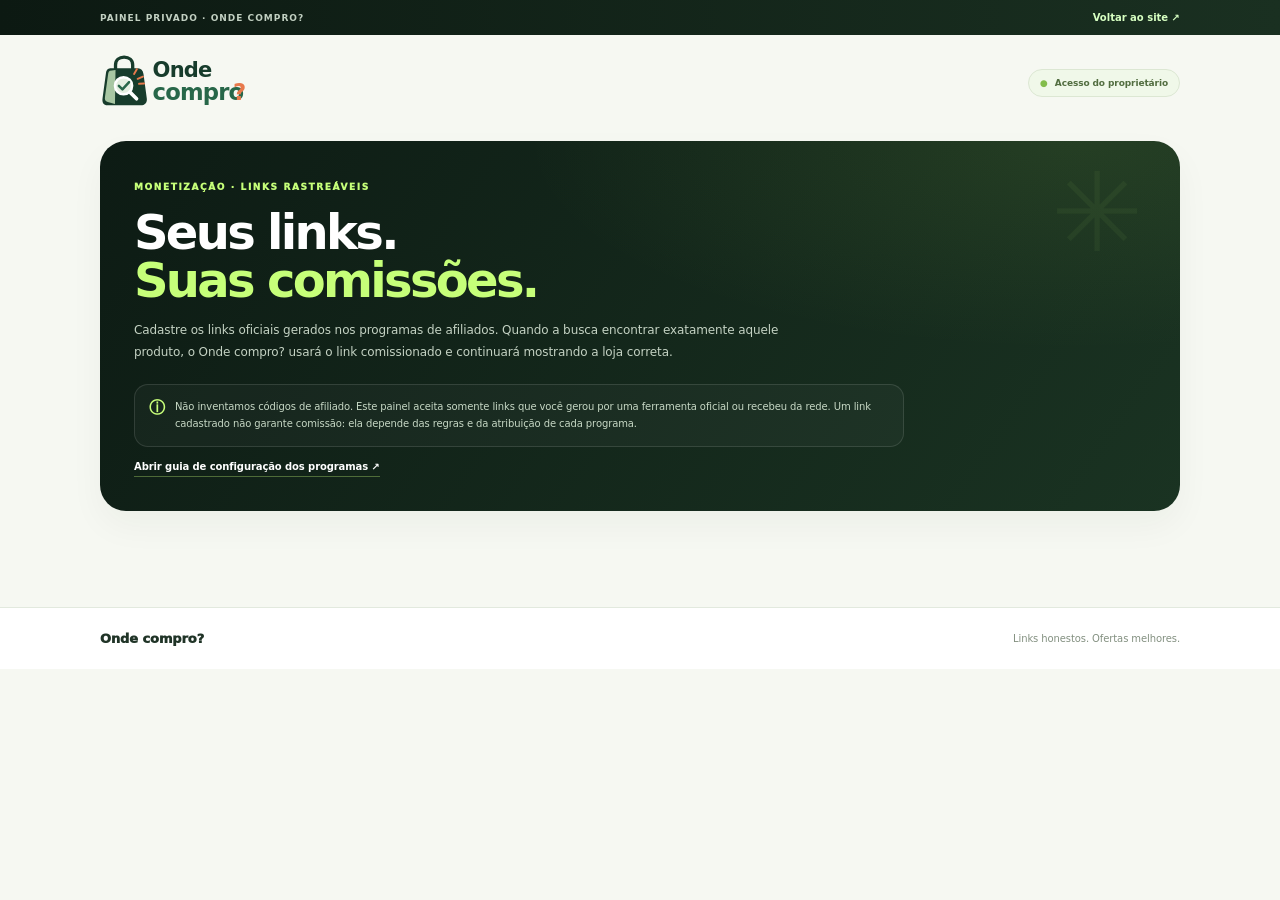
<file: afiliados.html>
<!doctype html>
<html lang="pt-BR">
<head>
  <meta charset="utf-8">
  <meta name="viewport" content="width=device-width, initial-scale=1">
  <meta name="theme-color" content="#102019">
  <meta name="description" content="Gerenciamento privado de links oficiais de afiliados do Onde compro?">
  <link rel="icon" type="image/svg+xml" href="/assets/favicon.svg">
  <link rel="stylesheet" href="/assets/account.css">
  <link rel="stylesheet" href="/assets/affiliate-admin.css">
  <title>Links de afiliado — Onde compro?</title>
</head>
<body class="affiliate-admin-page">
  <div class="affiliate-admin-topline"><div><span>PAINEL PRIVADO · ONDE COMPRO?</span><a href="/">Voltar ao site ↗</a></div></div>
  <header class="affiliate-admin-header">
    <a class="affiliate-admin-brand" href="/"><img src="/assets/logo.svg" alt="Onde compro?" width="650" height="210"></a>
    <span class="affiliate-admin-lock"><span>●</span> Acesso do proprietário</span>
  </header>
  <main class="affiliate-admin-wrap">
    <section class="affiliate-admin-hero">
      <span class="affiliate-admin-eyebrow">MONETIZAÇÃO · LINKS RASTREÁVEIS</span>
      <h1>Seus links.<br><em>Suas comissões.</em></h1>
      <p>Cadastre os links oficiais gerados nos programas de afiliados. Quando a busca encontrar exatamente aquele produto, o Onde compro? usará o link comissionado e continuará mostrando a loja correta.</p>
      <div class="affiliate-admin-note"><span>ⓘ</span><p>Não inventamos códigos de afiliado. Este painel aceita somente links que você gerou por uma ferramenta oficial ou recebeu da rede. Um link cadastrado não garante comissão: ela depende das regras e da atribuição de cada programa.</p></div>
      <a class="affiliate-admin-guide-link" href="https://github.com/jmc-dev-br/onde-compro/blob/main/CONFIGURAR-AFILIADOS.md" target="_blank" rel="noopener noreferrer">Abrir guia de configuração dos programas ↗</a>
    </section>
    <section id="affiliateLoginGate" class="affiliate-admin-gate" hidden>
      <div class="affiliate-admin-gate-icon">♙</div><h2>Entre com a conta do proprietário</h2>
      <p>O cadastro e a edição de links são restritos à conta oficial do dono do site.</p>
      <a class="affiliate-admin-primary" href="/?conta=1&amp;retorno=%2Fafiliados.html">Entrar na minha conta ↗</a>
    </section>
    <section id="affiliateDenied" class="affiliate-admin-gate" hidden>
      <div class="affiliate-admin-gate-icon">🔒</div><h2>Acesso restrito</h2>
      <p>Esta área aceita somente a conta proprietária do Onde compro?. Entre com a conta correta ou volte ao site.</p>
      <a class="affiliate-admin-secondary" href="/">Voltar ao Onde compro?</a>
    </section>
    <div id="affiliateAdminApp" hidden>
      <section class="affiliate-admin-summary">
        <div><span>LINKS MAPEADOS</span><strong id="affiliateMappingCount">0</strong><small>Produtos com URL afiliada específica</small></div>
        <div><span>GERAÇÃO AUTOMÁTICA</span><strong>Amazon · Shopee</strong><small>Disponível apenas com credenciais válidas no servidor</small></div>
      </section>
      <section class="affiliate-admin-form-card">
        <div class="affiliate-admin-section-heading"><div><span class="affiliate-admin-eyebrow">CADASTRO MANUAL OFICIAL</span><h2>Adicionar link de afiliado</h2><p>Use para marketplaces e redes que entregam um link especial por produto.</p></div><span class="affiliate-admin-plus">＋</span></div>
        <form id="affiliateMappingForm" class="affiliate-admin-form">
          <label>Loja / rede de afiliados
            <select id="affiliateNetwork" required>
              <option value="Mercado Livre Afiliados">Mercado Livre Afiliados</option>
              <option value="Amazon Associados">Amazon Associados (opcional se tag automática estiver configurada)</option>
              <option value="Shopee Afiliados">Shopee Afiliados (opcional se API estiver configurada)</option>
              <option value="Temu Afiliados">Temu Afiliados</option>
              <option value="TikTok Shop Afiliados">TikTok Shop Afiliados</option>
              <option value="AliExpress Portals">AliExpress Portals</option>
              <option value="Magalu Afiliados">Magalu Afiliados</option>
              <option value="Shein Afiliados">Shein Afiliados</option>
              <option value="KaBuM! Afiliados">KaBuM! Afiliados</option>
              <option value="Netshoes / Centauro">Netshoes / Centauro</option>
              <option value="Awin">Awin</option>
              <option value="Impact">Impact</option>
              <option value="Rakuten Advertising">Rakuten Advertising</option>
              <option value="Lomadee">Lomadee</option>
              <option value="Outro programa oficial">Outro programa oficial</option>
            </select>
          </label>
          <label>Link original do produto
            <input id="affiliateSourceUrl" type="url" inputmode="url" placeholder="https://www.loja.com.br/produto..." required>
            <small>É o endereço normal retornado pela pesquisa do Onde compro?, sem sua tag de afiliado.</small>
          </label>
          <label>Link de afiliado gerado pelo programa
            <input id="affiliateTargetUrl" type="url" inputmode="url" placeholder="https://link-oficial-gerado-pelo-programa..." required>
            <small>Copie o link especial do painel oficial. Deve começar com https://.</small>
          </label>
          <label>Nota opcional
            <input id="affiliateNotes" type="text" maxlength="300" placeholder="Ex.: modelo preto 128 GB, campanha de outubro">
          </label>
          <button id="affiliateSaveButton" class="affiliate-admin-primary" type="submit">Salvar mapeamento ↗</button>
          <p id="affiliateFormStatus" class="affiliate-admin-status" role="status" aria-live="polite" hidden></p>
        </form>
      </section>
      <section class="affiliate-admin-list-card">
        <div class="affiliate-admin-section-heading"><div><span class="affiliate-admin-eyebrow">CATÁLOGO</span><h2>Links cadastrados</h2><p>O sistema compara o endereço original do resultado com a lista abaixo.</p></div><button id="affiliateRefreshButton" class="affiliate-admin-secondary" type="button">Atualizar ↻</button></div>
        <label class="affiliate-admin-search"><span>⌕</span><input id="affiliateMappingSearch" type="search" placeholder="Filtrar por loja, rede ou URL..." aria-label="Filtrar links de afiliado"></label>
        <div id="affiliateMappingList" class="affiliate-admin-list"></div>
        <p id="affiliateListStatus" class="affiliate-admin-status" role="status" aria-live="polite" hidden></p>
      </section>
      <section class="affiliate-admin-guidance">
        <h2>Quais lojas podem ser automatizadas?</h2>
        <div class="affiliate-admin-guidance-grid">
          <article><strong>Amazon</strong><p>Automática quando você salva sua tag de associado como segredo <code>AMAZON_ASSOCIATES_TAG</code> no Cloudflare. Este cadastro manual é opcional.</p></article>
          <article><strong>Shopee</strong><p>Automática quando o programa fornecer credenciais da Open API e você salvar <code>SHOPEE_AFFILIATE_APP_ID</code> e <code>SHOPEE_AFFILIATE_APP_SECRET</code> como secrets no Cloudflare.</p></article>
          <article><strong>Mercado Livre, Temu e TikTok Shop</strong><p>Use o gerador oficial de links do programa para cada produto. O TikTok Shop informa que seus links de afiliado externos são gerados pelo aplicativo; o Mercado Livre também pede que se use o gerador/barra oficial.</p></article>
          <article><strong>Awin, Impact e outros</strong><p>Se a rede gerar um deep link oficial, cadastre aqui. Uma integração automática por API exige aprovação, credenciais e compatibilidade do programa da loja.</p></article>
        </div>
      </section>
    </div>
  </main>
  <footer class="affiliate-admin-footer"><a href="/">Onde compro?</a><span>Links honestos. Ofertas melhores.</span></footer>
  <script type="module" src="/assets/affiliate-admin.js"></script>
</body>
</html>
</file>
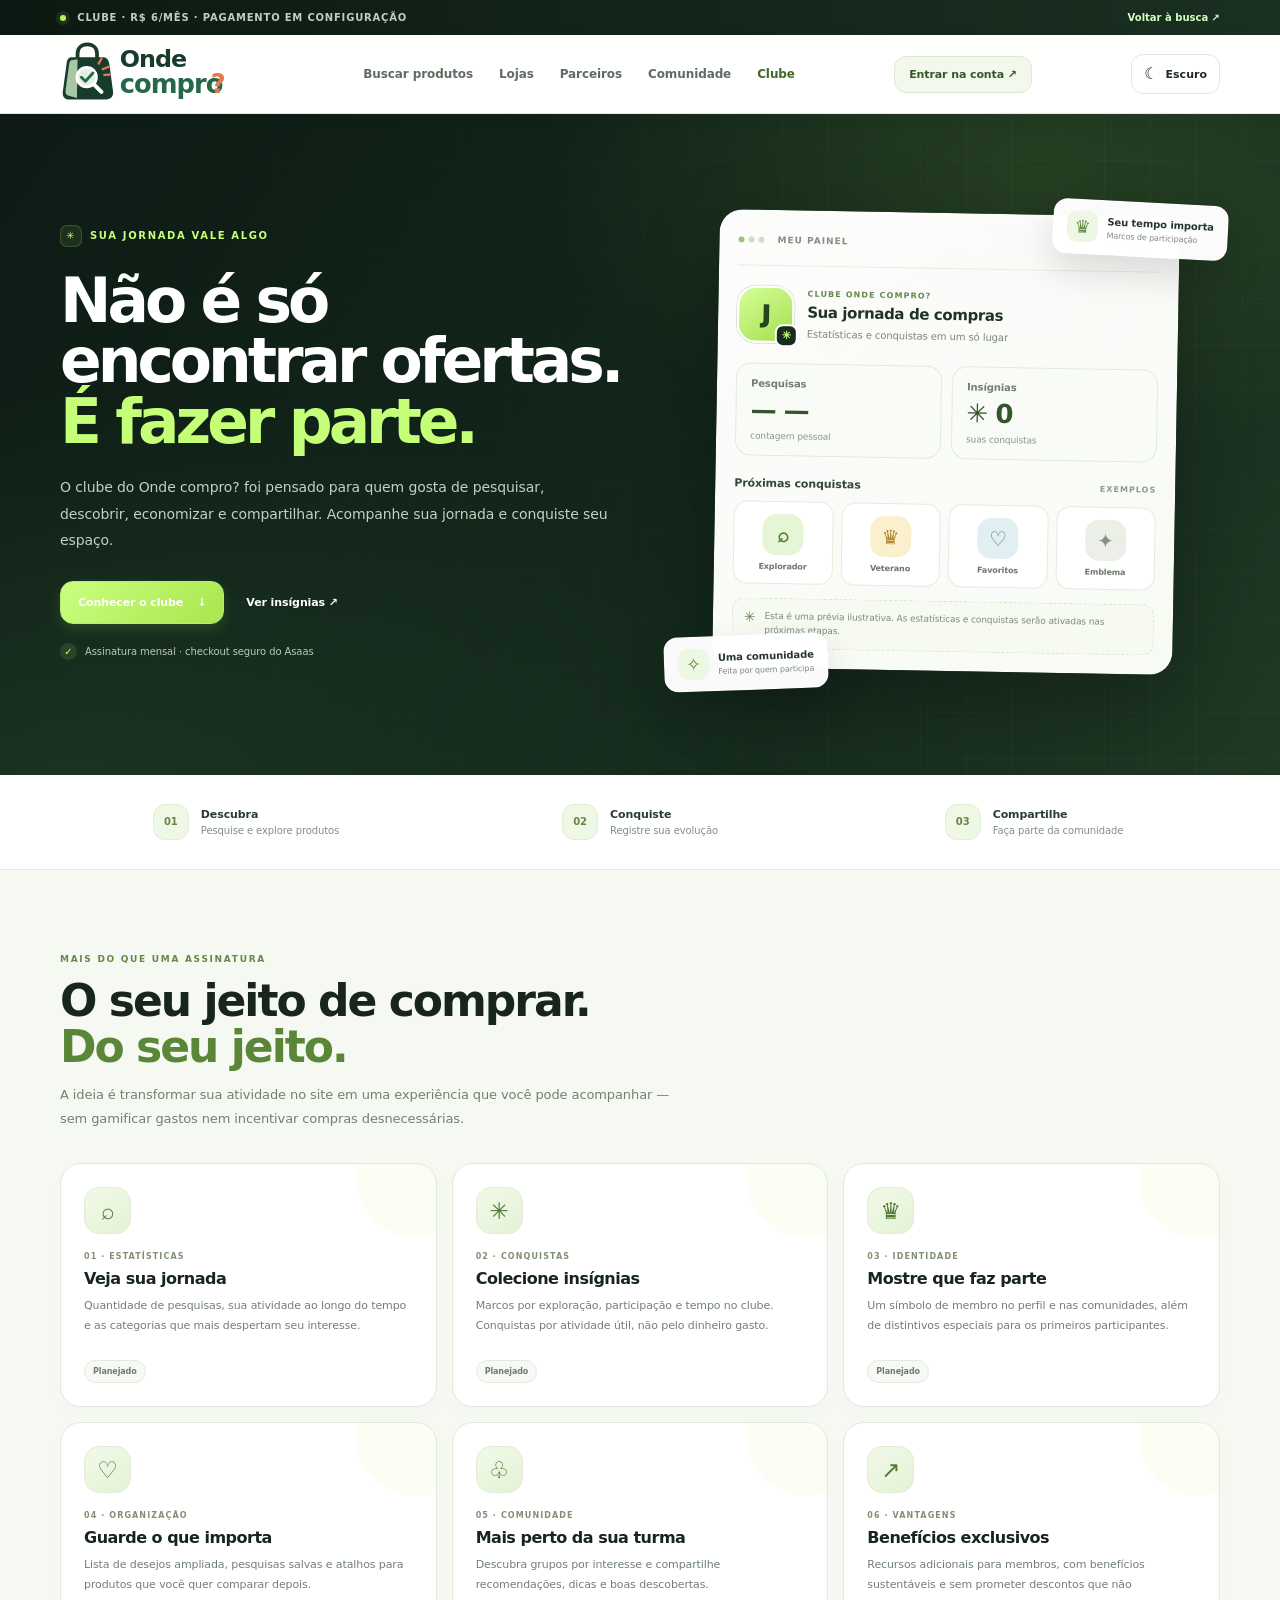
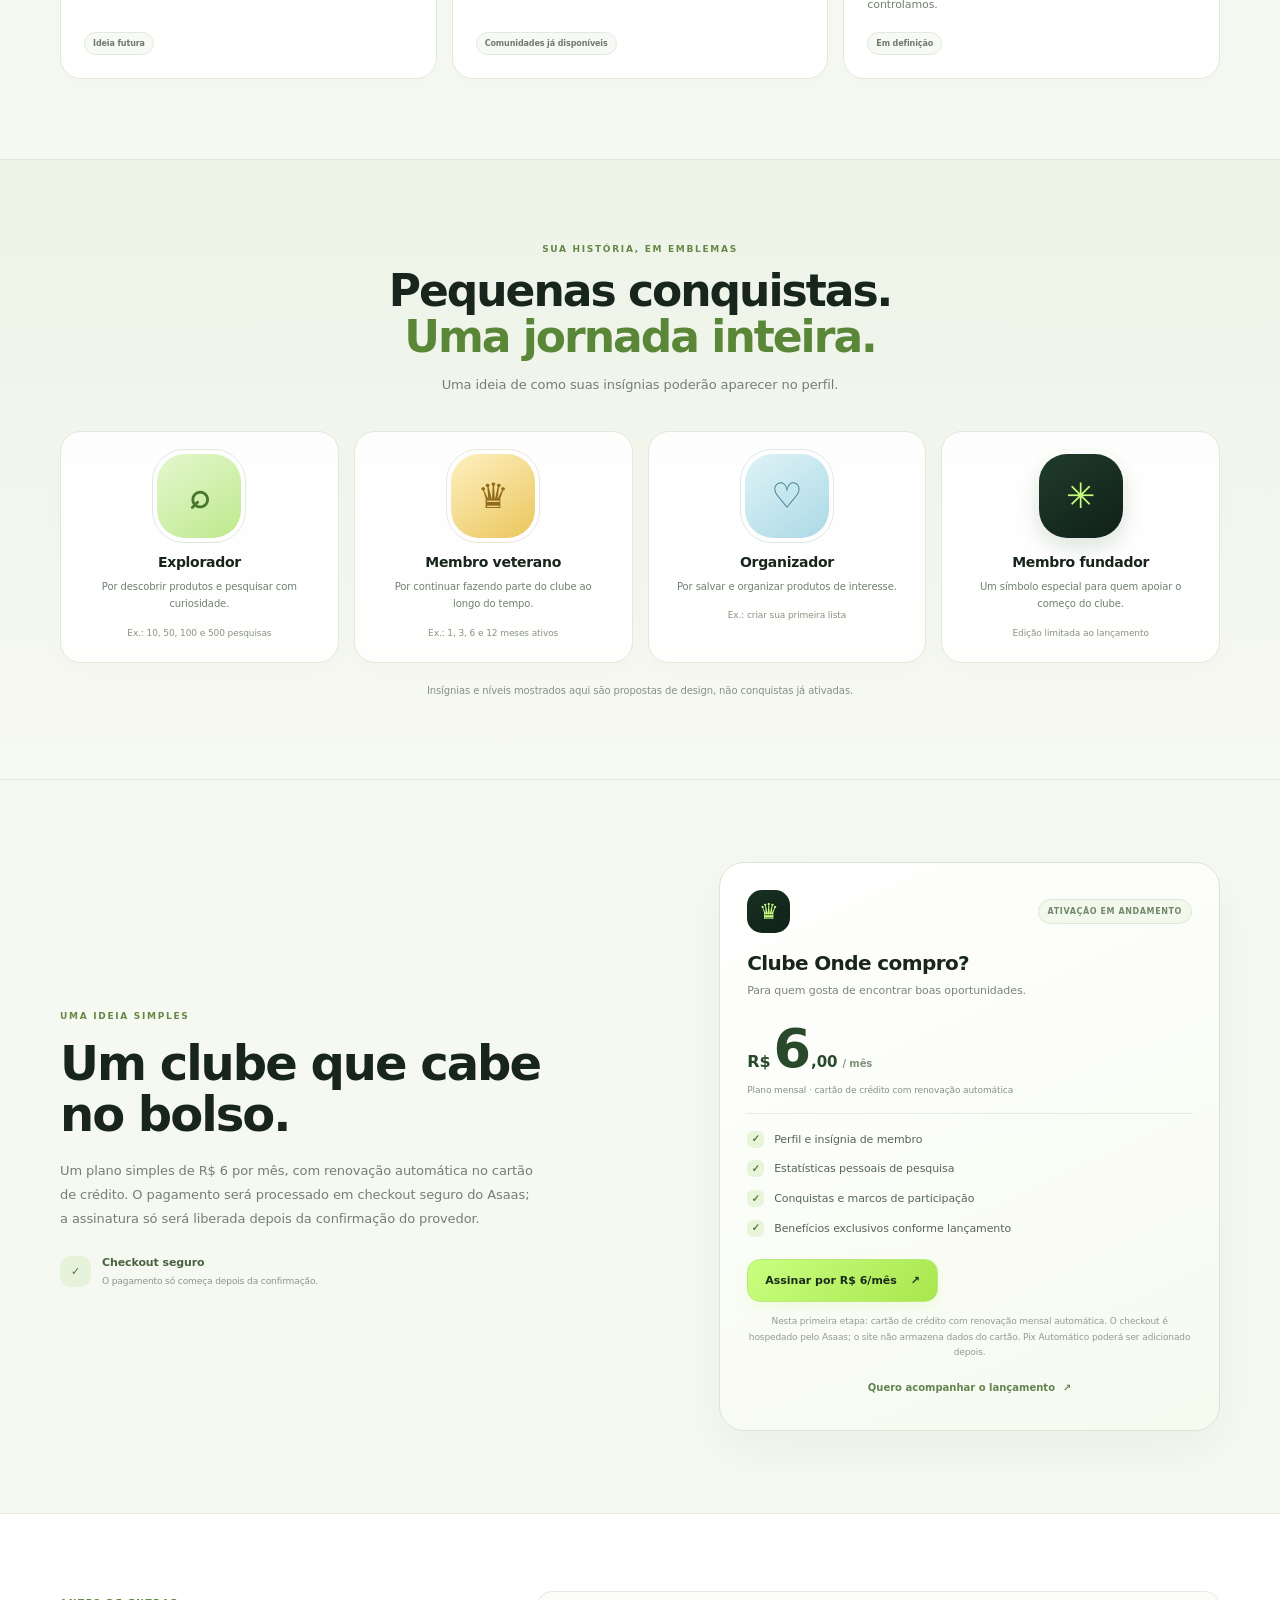
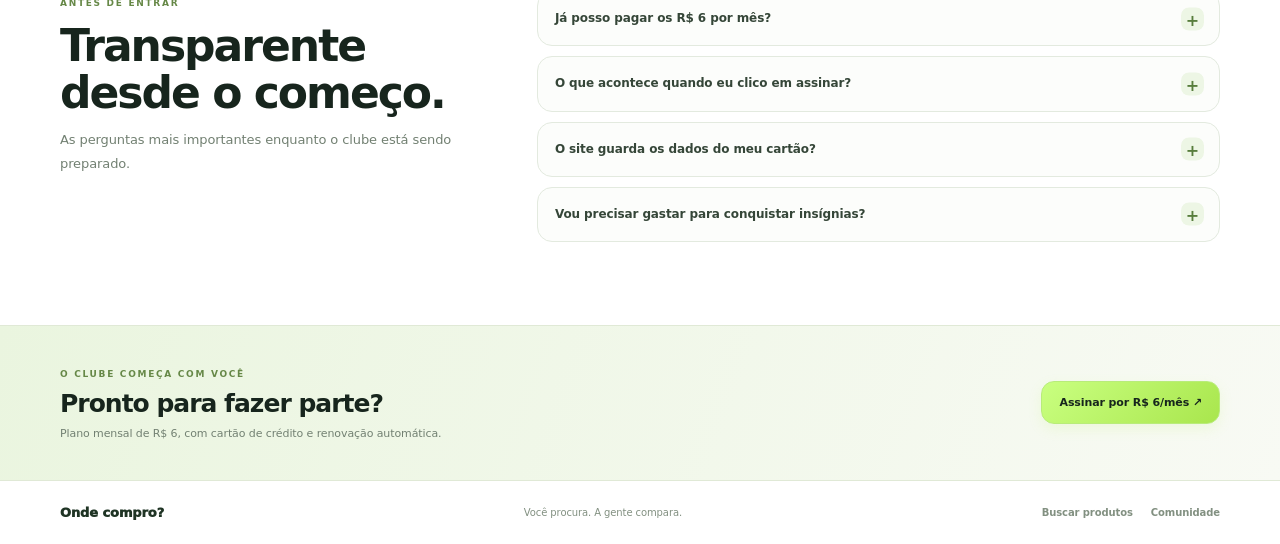
<file: clube.html>
<!doctype html>
<html lang="pt-BR">
<head>
  <meta charset="utf-8">
  <meta name="viewport" content="width=device-width, initial-scale=1">
  <meta name="theme-color" content="#102019">
  <meta name="description" content="Conheça o Clube Onde compro?: conquistas, estatísticas pessoais e benefícios para quem gosta de encontrar boas ofertas.">
  <link rel="icon" type="image/svg+xml" href="/assets/favicon.svg">
  <link rel="stylesheet" href="/assets/account.css">
  <link rel="stylesheet" href="/assets/club.css">
  <title>Clube Onde compro? — Faça parte</title>
  <link rel="stylesheet" href="/assets/theme.css">
  <script defer src="/assets/theme.js"></script>
</head>
<body class="club-page">
  <div class="club-topline"><div class="club-wrap"><span><i></i> CLUBE · R$ 6/MÊS · PAGAMENTO EM CONFIGURAÇÃO</span><a href="/">Voltar à busca ↗</a></div></div>
  <header class="club-header">
    <nav class="club-wrap club-nav" aria-label="Navegação principal">
      <a class="club-brand" href="/" aria-label="Onde compro? página inicial"><img src="/assets/logo.svg" alt="Onde compro?" width="650" height="210"></a>
      <div class="club-nav-links"><a href="/">Buscar produtos</a><a href="/#explorar">Lojas</a><a href="/parceiros.html">Parceiros</a><a href="/comunidade.html">Comunidade</a><a class="club-nav-current" href="/clube.html">Clube</a></div>
      <a class="club-account-link" href="/?conta=1&amp;retorno=%2Fclube.html" id="clubAccountLink">Entrar na conta ↗</a>
    </nav>
  </header>
  <main>
    <section class="club-hero">
      <div class="club-wrap club-hero-grid">
        <div class="club-hero-copy">
          <span class="club-eyebrow"><span>✳</span> SUA JORNADA VALE ALGO</span>
          <h1>Não é só encontrar ofertas.<br><em>É fazer parte.</em></h1>
          <p>O clube do Onde compro? foi pensado para quem gosta de pesquisar, descobrir, economizar e compartilhar. Acompanhe sua jornada e conquiste seu espaço.</p>
          <div class="club-hero-actions">
            <a class="club-primary-button" href="#planos">Conhecer o clube <span>↓</span></a>
            <a class="club-secondary-link" href="#insignias">Ver insígnias ↗</a>
          </div>
          <div class="club-hero-footnote"><span class="club-check">✓</span> Assinatura mensal · checkout seguro do Asaas</div>
        </div>
        <div class="club-hero-preview" aria-label="Prévia ilustrativa do painel de membro">
          <div class="club-preview-window">
            <div class="club-preview-top"><div class="club-preview-dots"><i></i><i></i><i></i></div><span>MEU PAINEL</span><span class="club-preview-status"><i></i> PRÉVIA</span></div>
            <div class="club-preview-user">
              <div class="club-preview-avatar">J<span>✳</span></div>
              <div><small>CLUBE ONDE COMPRO?</small><strong>Sua jornada de compras</strong><span>Estatísticas e conquistas em um só lugar</span></div>
            </div>
            <div class="club-preview-stats">
              <div><span>Pesquisas</span><strong>— —</strong><small>contagem pessoal</small></div>
              <div><span>Insígnias</span><strong>✳ 0</strong><small>suas conquistas</small></div>
            </div>
            <div class="club-preview-section-head"><strong>Próximas conquistas</strong><small>EXEMPLOS</small></div>
            <div class="club-preview-badges">
              <div class="club-mini-badge club-mini-green"><span>⌕</span><small>Explorador</small></div>
              <div class="club-mini-badge club-mini-gold"><span>♛</span><small>Veterano</small></div>
              <div class="club-mini-badge club-mini-blue"><span>♡</span><small>Favoritos</small></div>
              <div class="club-mini-badge club-mini-muted"><span>✦</span><small>Emblema</small></div>
            </div>
            <div class="club-preview-note"><span>✳</span><p>Esta é uma prévia ilustrativa. As estatísticas e conquistas serão ativadas nas próximas etapas.</p></div>
          </div>
          <div class="club-floating-card club-floating-top"><span>♛</span><div><b>Seu tempo importa</b><small>Marcos de participação</small></div></div>
          <div class="club-floating-card club-floating-bottom"><span>✧</span><div><b>Uma comunidade</b><small>Feita por quem participa</small></div></div>
        </div>
      </div>
    </section>
    <section class="club-trust-strip">
      <div class="club-wrap club-trust-grid">
        <div><span>01</span><p><strong>Descubra</strong><small>Pesquise e explore produtos</small></p></div>
        <div><span>02</span><p><strong>Conquiste</strong><small>Registre sua evolução</small></p></div>
        <div><span>03</span><p><strong>Compartilhe</strong><small>Faça parte da comunidade</small></p></div>
      </div>
    </section>
    <section class="club-section" id="beneficios">
      <div class="club-wrap">
        <div class="club-section-head"><span class="club-section-kicker">MAIS DO QUE UMA ASSINATURA</span><h2>O seu jeito de comprar.<br><em>Do seu jeito.</em></h2><p>A ideia é transformar sua atividade no site em uma experiência que você pode acompanhar — sem gamificar gastos nem incentivar compras desnecessárias.</p></div>
        <div class="club-benefit-grid">
          <article class="club-benefit-card"><div class="club-benefit-icon">⌕</div><span class="club-card-kicker">01 · ESTATÍSTICAS</span><h3>Veja sua jornada</h3><p>Quantidade de pesquisas, sua atividade ao longo do tempo e as categorias que mais despertam seu interesse.</p><span class="club-card-status">Planejado</span></article>
          <article class="club-benefit-card"><div class="club-benefit-icon">✳</div><span class="club-card-kicker">02 · CONQUISTAS</span><h3>Colecione insígnias</h3><p>Marcos por exploração, participação e tempo no clube. Conquistas por atividade útil, não pelo dinheiro gasto.</p><span class="club-card-status">Planejado</span></article>
          <article class="club-benefit-card"><div class="club-benefit-icon">♛</div><span class="club-card-kicker">03 · IDENTIDADE</span><h3>Mostre que faz parte</h3><p>Um símbolo de membro no perfil e nas comunidades, além de distintivos especiais para os primeiros participantes.</p><span class="club-card-status">Planejado</span></article>
          <article class="club-benefit-card"><div class="club-benefit-icon">♡</div><span class="club-card-kicker">04 · ORGANIZAÇÃO</span><h3>Guarde o que importa</h3><p>Lista de desejos ampliada, pesquisas salvas e atalhos para produtos que você quer comparar depois.</p><span class="club-card-status">Ideia futura</span></article>
          <article class="club-benefit-card"><div class="club-benefit-icon">♧</div><span class="club-card-kicker">05 · COMUNIDADE</span><h3>Mais perto da sua turma</h3><p>Descubra grupos por interesse e compartilhe recomendações, dicas e boas descobertas.</p><span class="club-card-status">Comunidades já disponíveis</span></article>
          <article class="club-benefit-card"><div class="club-benefit-icon">↗</div><span class="club-card-kicker">06 · VANTAGENS</span><h3>Benefícios exclusivos</h3><p>Recursos adicionais para membros, com benefícios sustentáveis e sem prometer descontos que não controlamos.</p><span class="club-card-status">Em definição</span></article>
        </div>
      </div>
    </section>
    <section class="club-badges-section" id="insignias">
      <div class="club-wrap">
        <div class="club-section-head club-section-head-center"><span class="club-section-kicker">SUA HISTÓRIA, EM EMBLEMAS</span><h2>Pequenas conquistas.<br><em>Uma jornada inteira.</em></h2><p>Uma ideia de como suas insígnias poderão aparecer no perfil.</p></div>
        <div class="club-badge-grid">
          <article class="club-badge-card"><div class="club-badge-art badge-explorer"><span>⌕</span></div><h3>Explorador</h3><p>Por descobrir produtos e pesquisar com curiosidade.</p><small>Ex.: 10, 50, 100 e 500 pesquisas</small></article>
          <article class="club-badge-card"><div class="club-badge-art badge-veteran"><span>♛</span></div><h3>Membro veterano</h3><p>Por continuar fazendo parte do clube ao longo do tempo.</p><small>Ex.: 1, 3, 6 e 12 meses ativos</small></article>
          <article class="club-badge-card"><div class="club-badge-art badge-collector"><span>♡</span></div><h3>Organizador</h3><p>Por salvar e organizar produtos de interesse.</p><small>Ex.: criar sua primeira lista</small></article>
          <article class="club-badge-card"><div class="club-badge-art badge-founder"><span>✳</span></div><h3>Membro fundador</h3><p>Um símbolo especial para quem apoiar o começo do clube.</p><small>Edição limitada ao lançamento</small></article>
        </div>
        <p class="club-disclaimer">Insígnias e níveis mostrados aqui são propostas de design, não conquistas já ativadas.</p>
      </div>
    </section>
    <section class="club-price-section" id="planos">
      <div class="club-wrap club-price-layout">
        <div class="club-price-copy"><span class="club-section-kicker">UMA IDEIA SIMPLES</span><h2>Um clube que cabe<br>no bolso.</h2><p>Um plano simples de R$ 6 por mês, com renovação automática no cartão de crédito. O pagamento será processado em checkout seguro do Asaas; a assinatura só será liberada depois da confirmação do provedor.</p><div class="club-price-reassurance"><span>✓</span><span>Checkout seguro<br><small>O pagamento só começa depois da confirmação.</small></span></div></div>
        <article class="club-price-card">
          <div class="club-price-card-top"><span class="club-price-crown">♛</span><span class="club-coming-soon" id="clubPlanStatusBadge">ATIVAÇÃO EM ANDAMENTO</span></div>
          <h3>Clube Onde compro?</h3><p class="club-price-tagline">Para quem gosta de encontrar boas oportunidades.</p>
          <div class="club-price"><span>R$</span><strong>6</strong><span>,00 <small>/ mês</small></span></div>
          <p class="club-price-caption">Plano mensal · cartão de crédito com renovação automática</p>
          <div class="club-price-rule"></div>
          <ul><li><span>✓</span> Perfil e insígnia de membro</li><li><span>✓</span> Estatísticas pessoais de pesquisa</li><li><span>✓</span> Conquistas e marcos de participação</li><li><span>✓</span> Benefícios exclusivos conforme lançamento</li></ul>
          <button id="clubSubscribeButton" class="club-primary-button club-subscribe-button" type="button">Assinar por R$ 6/mês <span>↗</span></button>
          <p class="club-price-foot">Nesta primeira etapa: cartão de crédito com renovação mensal automática. O checkout é hospedado pelo Asaas; o site não armazena dados do cartão. Pix Automático poderá ser adicionado depois.</p>
          <div id="clubSubscriptionPanel" class="club-subscription-panel" hidden>
            <div class="club-subscription-panel-head"><span class="club-subscription-status-icon">✓</span><div><strong id="clubSubscriptionState">Clube</strong><small id="clubSubscriptionDate"></small></div></div>
            <button id="clubCancelButton" class="club-cancel-button" type="button" hidden>Cancelar renovação</button>
          </div>
          <p id="clubPaymentStatus" class="club-interest-status" role="status" aria-live="polite" hidden></p>
          <button id="clubInterestButton" class="club-interest-secondary" type="button">Quero acompanhar o lançamento <span>↗</span></button>
          <p id="clubInterestStatus" class="club-interest-status" role="status" aria-live="polite" hidden></p>
        </article>
      </div>
    </section>
    <section class="club-faq-section">
      <div class="club-wrap club-faq-layout">
        <div class="club-section-head"><span class="club-section-kicker">ANTES DE ENTRAR</span><h2>Transparente<br>desde o começo.</h2><p>As perguntas mais importantes enquanto o clube está sendo preparado.</p></div>
        <div class="club-faq-list">
          <details><summary>Já posso pagar os R$ 6 por mês?</summary><p>O plano está definido em R$ 6/mês, mas o checkout só ficará ativo depois que a conta de recebimento e as notificações de pagamento estiverem configuradas e testadas.</p></details>
          <details><summary>O que acontece quando eu clico em assinar?</summary><p>Você será encaminhado ao checkout seguro do Asaas. O Clube só será liberado quando o Asaas confirmar o pagamento por uma notificação segura; voltar à página de sucesso não é suficiente.</p></details>
          <details><summary>O site guarda os dados do meu cartão?</summary><p>Não. Os dados do cartão são inseridos no checkout hospedado pelo Asaas. O site guarda apenas os identificadores e o estado da assinatura necessários para sincronizar o acesso.</p></details>
          <details><summary>Vou precisar gastar para conquistar insígnias?</summary><p>Não é essa a proposta. Queremos reconhecer exploração, organização e tempo de participação — não incentivar você a gastar mais dinheiro.</p></details>
        </div>
      </div>
    </section>
    <section class="club-bottom-cta"><div class="club-wrap club-bottom-inner"><div><span class="club-section-kicker">O CLUBE COMEÇA COM VOCÊ</span><h2>Pronto para fazer parte?</h2><p>Plano mensal de R$ 6, com cartão de crédito e renovação automática.</p></div><a class="club-primary-button" href="#planos">Assinar por R$ 6/mês ↗</a></div></section>
  </main>
  <footer class="club-footer"><div class="club-wrap"><a class="club-footer-brand" href="/">Onde compro?</a><span>Você procura. A gente compara.</span><div><a href="/">Buscar produtos</a><a href="/comunidade.html">Comunidade</a></div></div></footer>
  <script type="module" src="/assets/club.js"></script>
</body>
</html>
</file>
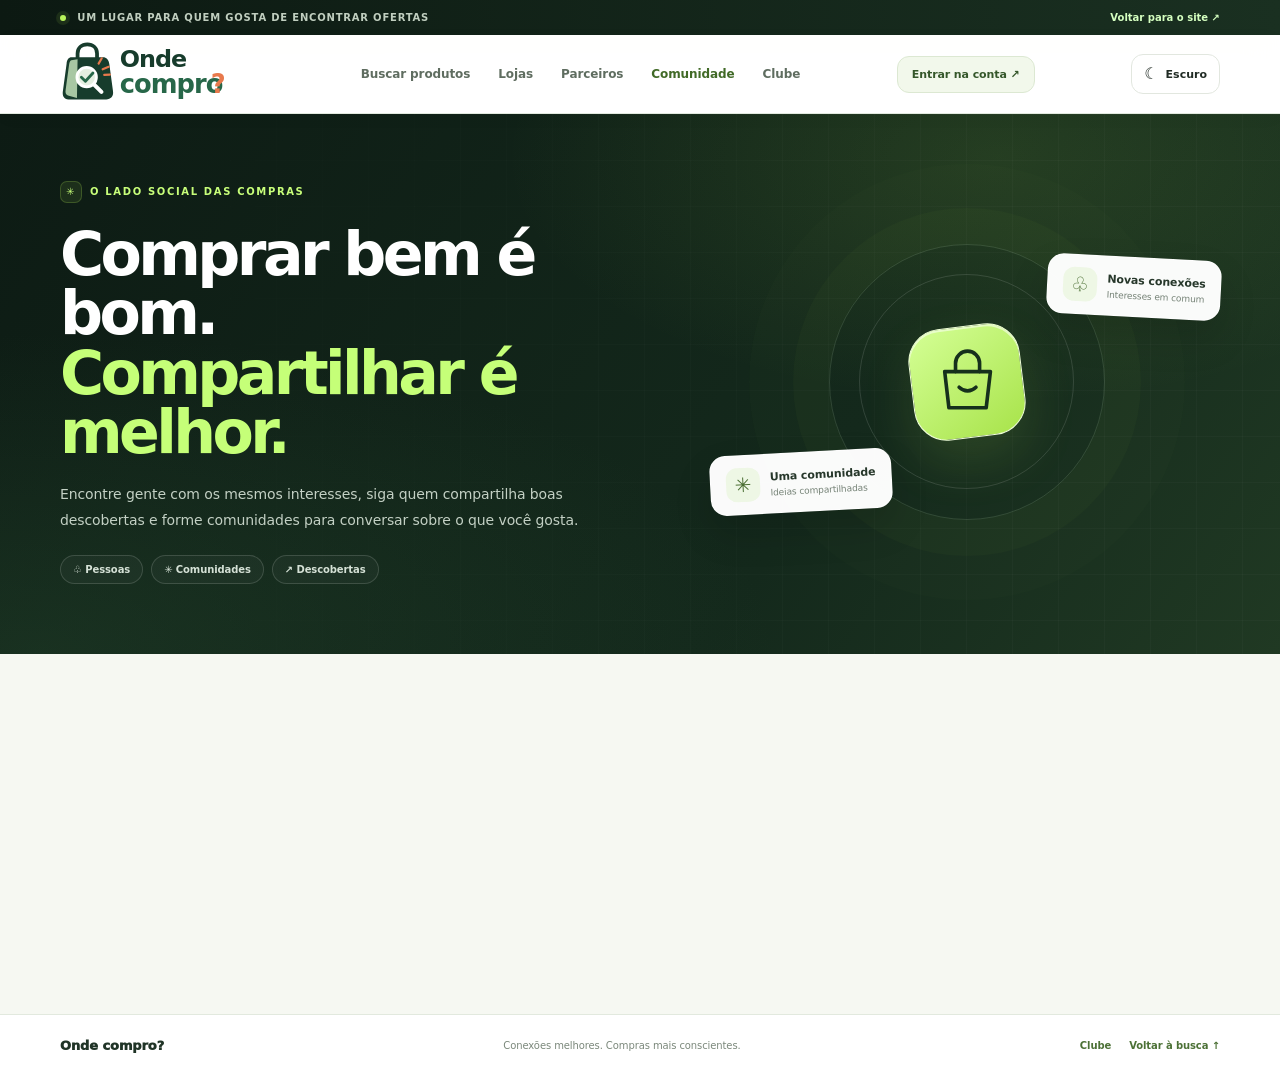
<file: comunidade.html>
<!doctype html>
<html lang="pt-BR">
<head>
  <meta charset="utf-8">
  <meta name="viewport" content="width=device-width, initial-scale=1">
  <meta name="theme-color" content="#102019">
  <meta name="description" content="Encontre pessoas, siga amigos e participe de comunidades de compras no Onde compro?">
  <link rel="icon" type="image/svg+xml" href="/assets/favicon.svg">
  <link rel="stylesheet" href="/assets/account.css">
  <link rel="stylesheet" href="/assets/social.css">
  <title>Comunidade — Onde compro?</title>
  <link rel="stylesheet" href="/assets/theme.css">
  <script defer src="/assets/theme.js"></script>
</head>
<body class="social-page">
  <div class="social-topline"><div class="social-wrap"><span><i></i> UM LUGAR PARA QUEM GOSTA DE ENCONTRAR OFERTAS</span><a href="/">Voltar para o site ↗</a></div></div>
  <header class="social-header">
    <nav class="social-wrap social-nav" aria-label="Navegação principal">
      <a class="social-brand" href="/" aria-label="Onde compro? página inicial"><img src="/assets/logo.svg" alt="Onde compro?" width="650" height="210"></a>
      <div class="social-nav-links"><a href="/">Buscar produtos</a><a href="/#explorar">Lojas</a><a href="/parceiros.html">Parceiros</a><a class="social-nav-current" href="/comunidade.html">Comunidade</a><a href="/clube.html">Clube</a></div>
      <a class="social-account-link" id="socialAccountLink" href="/?conta=1&amp;retorno=%2Fcomunidade.html">Entrar na conta ↗</a>
    </nav>
  </header>
  <main>
    <section class="social-hero">
      <div class="social-wrap social-hero-grid">
        <div>
          <span class="social-eyebrow"><span>✳</span> O LADO SOCIAL DAS COMPRAS</span>
          <h1>Comprar bem é bom.<br><em>Compartilhar é melhor.</em></h1>
          <p>Encontre gente com os mesmos interesses, siga quem compartilha boas descobertas e forme comunidades para conversar sobre o que você gosta.</p>
          <div class="social-hero-pills"><span>♧ Pessoas</span><span>✳ Comunidades</span><span>↗ Descobertas</span></div>
        </div>
        <div class="social-hero-art" aria-hidden="true">
          <div class="social-orbit social-orbit-one"></div><div class="social-orbit social-orbit-two"></div>
          <div class="social-floating social-floating-one"><span class="social-float-icon">♧</span><span><b>Novas conexões</b><small>Interesses em comum</small></span></div>
          <div class="social-floating social-floating-two"><span class="social-float-icon">✳</span><span><b>Uma comunidade</b><small>Ideias compartilhadas</small></span></div>
          <div class="social-center-mark"><svg viewBox="0 0 64 64" fill="none"><path d="M13 23h38l-3.5 30h-31L13 23Z" stroke="currentColor" stroke-width="3" stroke-linejoin="round"/><path d="M22 23v-7a10 10 0 0 1 20 0v7" stroke="currentColor" stroke-width="3" stroke-linecap="round"/><path d="M25 36c4 4 10 4 14 0" stroke="currentColor" stroke-width="3" stroke-linecap="round"/></svg></div>
        </div>
      </div>
    </section>
    <section class="social-main social-wrap">
      <div id="socialLoginGate" class="social-login-gate" hidden>
        <div class="social-gate-icon">♧</div>
        <span class="social-section-kicker">SUA COMUNIDADE COMEÇA AQUI</span>
        <h2>Entre para participar</h2>
        <p>Faça login para seguir pessoas, entrar em comunidades e publicar mensagens. Sua conta do Onde compro? é a mesma.</p>
        <a class="social-primary-button" href="/?conta=1&amp;retorno=%2Fcomunidade.html">Entrar ou criar conta ↗</a>
      </div>
      <div id="socialApp" hidden>
        <div class="social-welcome-row">
          <div><span class="social-section-kicker">SEU ESPAÇO SOCIAL</span><h2>Encontre sua turma</h2><p>Conecte-se com pessoas e comunidades em torno dos seus interesses.</p></div>
          <div class="social-self-chip"><img id="socialSelfAvatar" alt="" hidden><span id="socialSelfInitial">♙</span><div><strong id="socialSelfName">Sua conta</strong><small id="socialSelfHandle">Seu perfil</small></div></div>
        </div>
        <div class="social-tabs" role="tablist" aria-label="Seções sociais">
          <button class="social-tab is-active" data-social-view="people" id="socialPeopleTab" role="tab" aria-selected="true"><span>♧</span> Pessoas <b id="socialPeopleTabCount">0</b></button>
          <button class="social-tab" data-social-view="communities" id="socialCommunitiesTab" role="tab" aria-selected="false"><span>✳</span> Comunidades <b id="socialCommunitiesTabCount">0</b></button>
          <button class="social-tab" data-social-view="mine" id="socialMineTab" role="tab" aria-selected="false"><span>♡</span> Meu círculo</button>
        </div>
        <section id="socialPeopleView" class="social-view" role="tabpanel" aria-labelledby="socialPeopleTab">
          <div class="social-view-heading"><div><h3>Descobrir pessoas</h3><p>Encontre alguém pelo nome, @usuário ou descrição.</p></div><span class="social-mini-count" id="socialPeopleCount">Carregando…</span></div>
          <label class="social-search"><span>⌕</span><input id="socialPeopleSearch" type="search" aria-label="Buscar pessoas por nome, usuário ou interesse" placeholder="Buscar pessoas..." autocomplete="off"><kbd>⌘ K</kbd></label>
          <div id="socialPeopleGrid" class="social-people-grid"></div>
          <p id="socialPeopleStatus" class="social-status" role="status" aria-live="polite" hidden></p>
        </section>
        <section id="socialCommunitiesView" class="social-view" role="tabpanel" aria-labelledby="socialCommunitiesTab" hidden>
          <div class="social-view-heading"><div><h3>Explore comunidades</h3><p>Junte-se a grupos e converse sobre seus assuntos favoritos.</p></div><button id="socialCreateCommunityOpen" class="social-secondary-button" type="button">＋ Criar comunidade</button></div>
          <label class="social-search"><span>⌕</span><input id="socialCommunitySearch" type="search" aria-label="Buscar comunidades por nome, descrição ou categoria" placeholder="Buscar comunidades ou categorias..." autocomplete="off"><kbd>⌕</kbd></label>
          <form id="socialCreateCommunityForm" class="social-create-panel" hidden>
            <div class="social-create-heading"><div><span class="social-section-kicker">COMECE SEU GRUPO</span><h4>Criar comunidade</h4></div><button id="socialCreateCommunityClose" class="social-icon-button" type="button" aria-label="Fechar formulário">×</button></div>
            <label>Nome da comunidade<input id="socialCommunityName" type="text" maxlength="60" minlength="3" required placeholder="Ex.: Setup e tecnologia"></label>
            <label>Categoria<select id="socialCommunityCategory" required><option value="Geral">Geral</option><option value="Tecnologia">Tecnologia</option><option value="Games">Games</option><option value="Ofertas">Ofertas e promoções</option><option value="Casa">Casa</option><option value="Moda">Moda e estilo</option><option value="Livros">Livros</option><option value="Beleza">Beleza</option><option value="Esportes">Esportes</option><option value="Música">Música</option><option value="Finanças">Finanças pessoais</option><option value="Outros">Outros interesses</option></select></label>
            <label>Descrição <span>opcional</span><textarea id="socialCommunityDescription" maxlength="500" rows="3" placeholder="Qual é a ideia do grupo? O que as pessoas podem compartilhar?"></textarea></label>
            <button class="social-primary-button" id="socialCreateCommunitySubmit" type="submit">Criar comunidade ↗</button>
            <p id="socialCreateCommunityStatus" class="social-status" role="status" aria-live="polite" hidden></p>
          </form>
          <div id="socialCommunitiesGrid" class="social-communities-grid"></div>
          <p id="socialCommunitiesStatus" class="social-status" role="status" aria-live="polite" hidden></p>
          <section id="socialCommunityDetail" class="social-community-detail" hidden>
            <button id="socialCommunityBack" class="social-back-button" type="button">← Voltar às comunidades</button>
            <div id="socialCommunityDetailHeader"></div>
            <div id="socialCommunityDiscussion" class="social-community-discussion"></div>
          </section>
        </section>
        <section id="socialMineView" class="social-view" role="tabpanel" aria-labelledby="socialMineTab" hidden>
          <div class="social-view-heading"><div><h3>Seu círculo</h3><p>As pessoas que você segue e os grupos de que faz parte.</p></div></div>
          <div class="social-stats-row">
            <div class="social-stat-card"><span>Seguindo</span><strong id="socialFollowingCount">0</strong><small>Pessoas no seu radar</small></div>
            <div class="social-stat-card"><span>Seguidores</span><strong id="socialFollowersCount">0</strong><small>Pessoas que acompanham você</small></div>
            <div class="social-stat-card"><span>Comunidades</span><strong id="socialMyCommunitiesCount">0</strong><small>Grupos dos quais participa</small></div>
          </div>
          <div class="social-mine-columns">
            <section><div class="social-subhead"><h4>Você segue</h4><button type="button" class="social-text-link" data-open-social-view="people">Encontrar pessoas ↗</button></div><div id="socialFollowingList" class="social-compact-list"></div></section>
            <section><div class="social-subhead"><h4>Suas comunidades</h4><button type="button" class="social-text-link" data-open-social-view="communities">Explorar ↗</button></div><div id="socialMyCommunityList" class="social-compact-list"></div></section>
          </div>
        </section>
        <p id="socialGlobalStatus" class="social-status" role="status" aria-live="polite" hidden></p>
      </div>
    </section>
  </main>
  <footer class="social-footer"><div class="social-wrap"><a class="social-footer-brand" href="/">Onde compro?</a><span>Conexões melhores. Compras mais conscientes.</span><div class="social-footer-links"><a href="/clube.html">Clube</a><a href="/">Voltar à busca ↑</a></div></div></footer>
  <script type="module" src="/assets/social.js"></script>
</body>
</html>
</file>
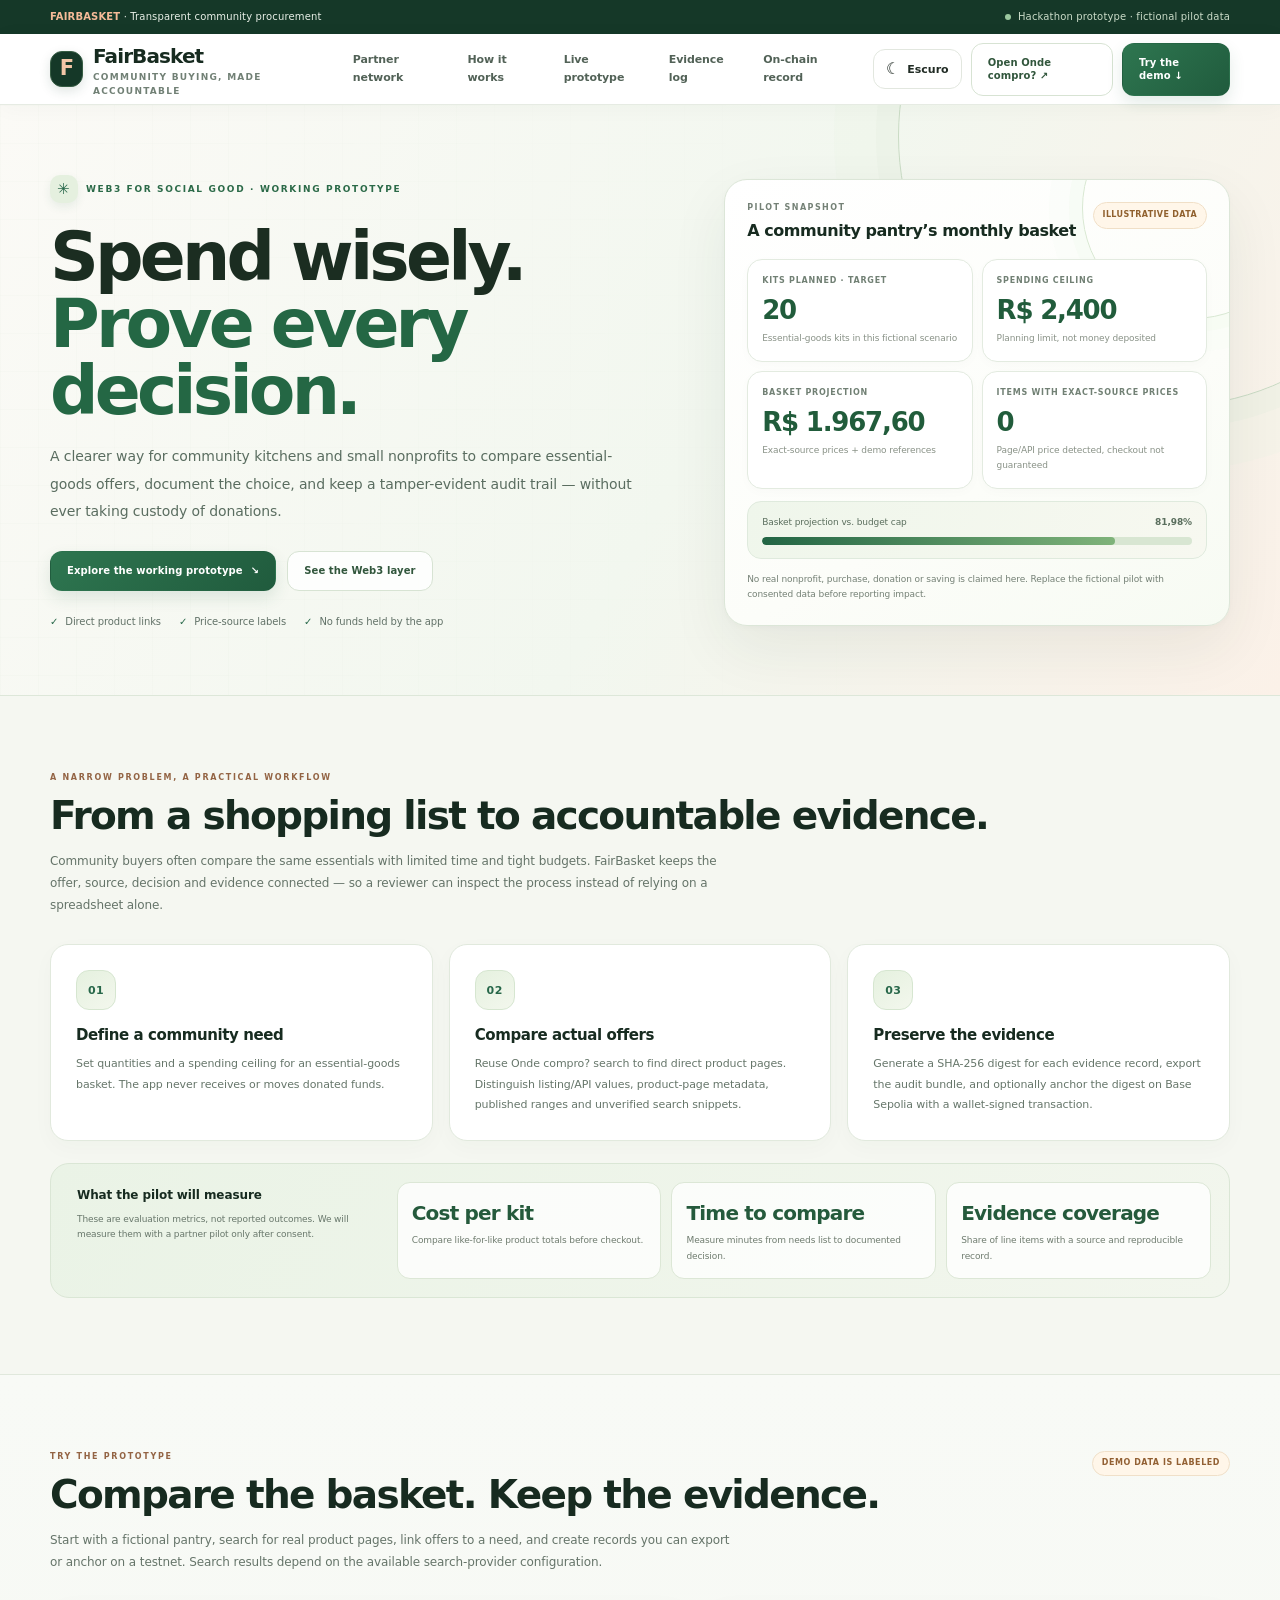
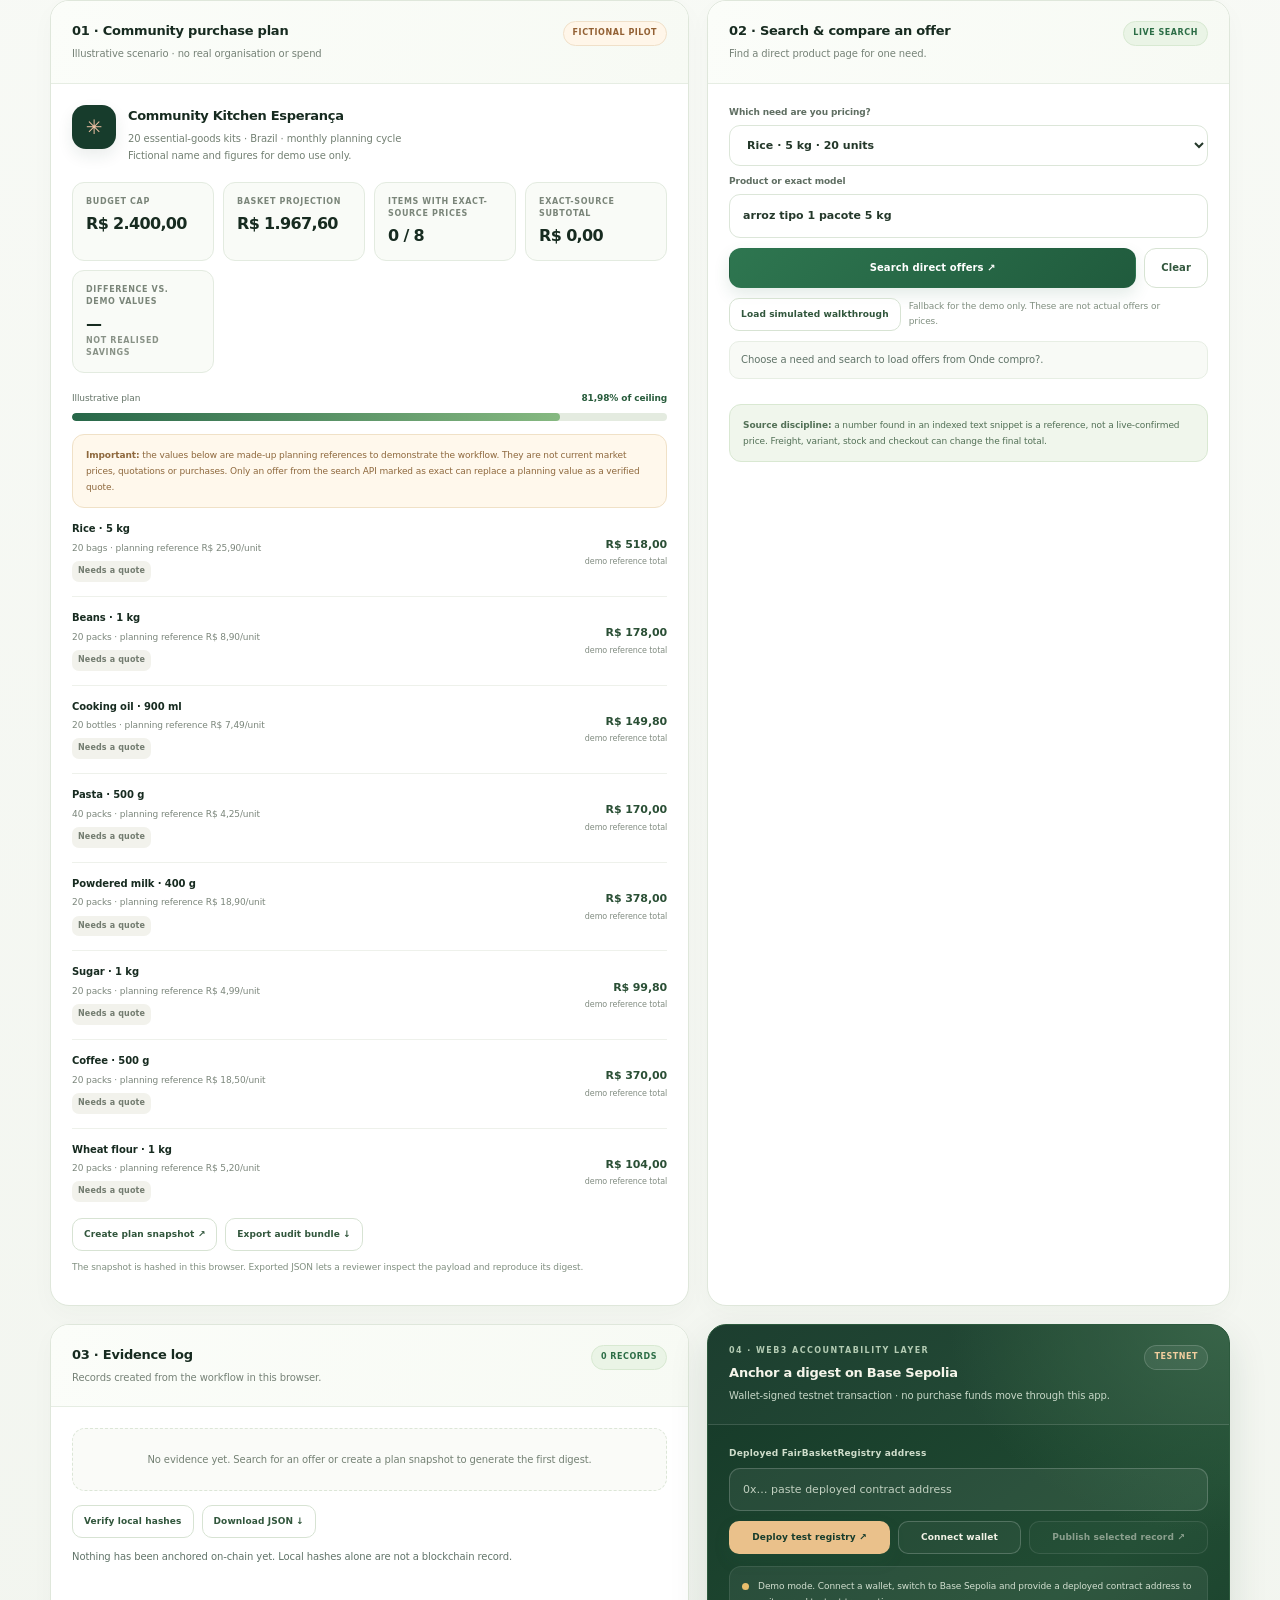
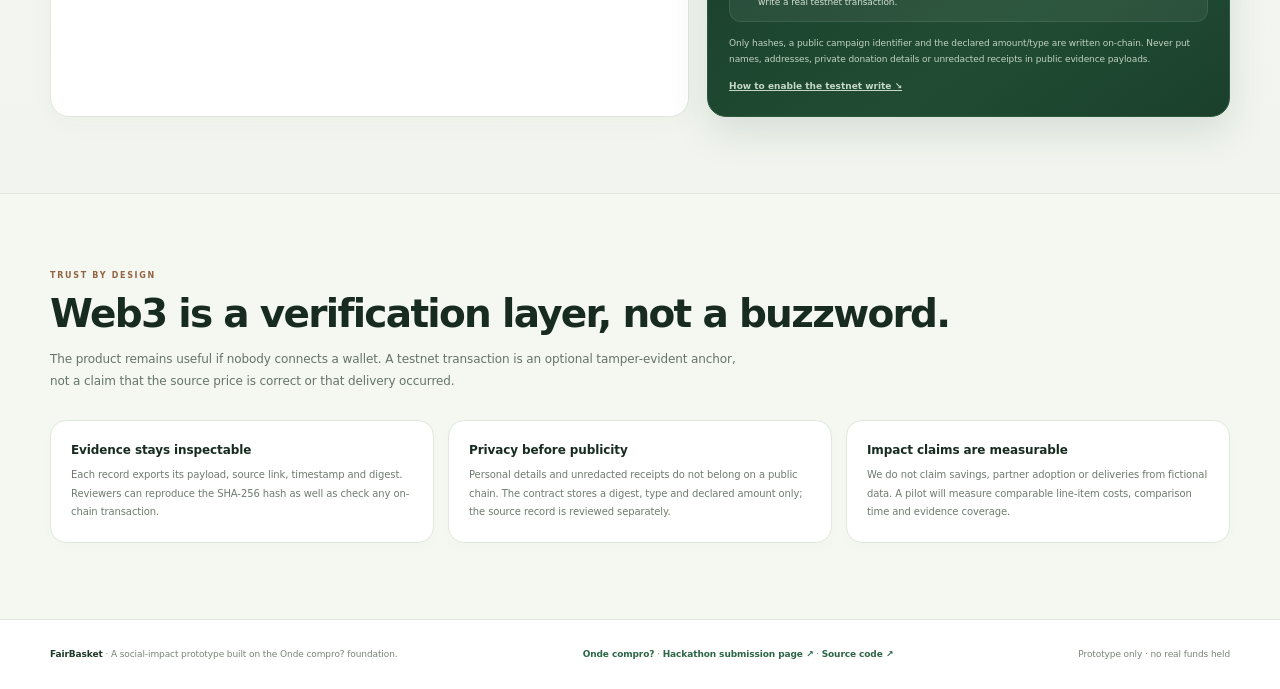
<file: fairbasket.html>
<!doctype html>
<html lang="en">
<head>
<meta charset="utf-8"><meta name="viewport" content="width=device-width,initial-scale=1">
<meta name="theme-color" content="#173c2c">
<meta name="description" content="FairBasket is a social-impact prototype for comparing essential-goods offers and preserving reviewable purchase-decision evidence.">
<link rel="canonical" href="https://onde-compro.pages.dev/fairbasket.html">
<meta property="og:type" content="website">
<meta property="og:site_name" content="FairBasket">
<meta property="og:title" content="FairBasket — Spend wisely. Prove every decision.">
<meta property="og:description" content="Compare essential-goods offers, label price evidence and preserve tamper-evident records. A prototype only; no donation funds are held.">
<meta property="og:url" content="https://onde-compro.pages.dev/fairbasket.html">
<meta name="twitter:card" content="summary">
<meta name="twitter:title" content="FairBasket — Spend wisely. Prove every decision.">
<meta name="twitter:description" content="A social-impact prototype for transparent community procurement. No donation funds are held.">
<link rel="icon" type="image/svg+xml" href="/assets/favicon.svg">
<title>FairBasket — Transparent community buying</title>
<style>
:root{--ink:#1c2d22;--muted:#65746a;--line:#dfe7dc;--paper:#f6f7f1;--white:#fff;--green:#276749;--deep:#173c2c;--mint:#eaf3e6;--orange:#e8794c;--gold:#e8bd6c;--shadow:0 14px 38px #233b2810}
*{box-sizing:border-box}html{scroll-behavior:smooth;scroll-padding-top:85px}body{margin:0;background:var(--paper);color:var(--ink);font:14px/1.55 Inter,ui-sans-serif,system-ui,-apple-system,BlinkMacSystemFont,"Segoe UI",sans-serif;letter-spacing:-.1px}button,input,select{font:inherit}button,a{touch-action:manipulation}a{color:inherit}button{cursor:pointer}button:focus-visible,a:focus-visible,input:focus-visible,select:focus-visible{outline:3px solid #e8794c88;outline-offset:2px}.wrap{width:min(1180px,calc(100% - 42px));margin:auto}
.topline{background:var(--deep);color:#e9f0e8;font-size:11px}.topline .wrap{display:flex;justify-content:space-between;gap:14px;align-items:center;min-height:36px}.topline b{color:#f5bb98}.top-badge{display:inline-flex;gap:7px;align-items:center;color:#cbdcc9}.top-badge i{width:6px;height:6px;border-radius:50%;background:#9bc89f}
header{background:#fff;border-bottom:1px solid #e6ebe3}nav{min-height:74px;display:flex;align-items:center;justify-content:space-between;gap:22px}.brand{display:flex;gap:10px;align-items:center;text-decoration:none;font-weight:900;letter-spacing:-.8px;font-size:19px}.brand-mark{width:36px;height:36px;border-radius:12px;background:var(--deep);color:#f3c6a7;display:grid;place-items:center;font-size:21px}.brand small{display:block;font-size:9px;letter-spacing:1.25px;color:#718075;font-weight:850;text-transform:uppercase;margin-top:-2px}.nav-links{display:flex;gap:22px;align-items:center}.nav-links a{text-decoration:none;color:#526257;font-weight:700;font-size:12px}.nav-links a:hover{color:var(--green)}.nav-actions{display:flex;align-items:center;gap:9px}.btn{display:inline-flex;align-items:center;justify-content:center;gap:8px;border:1px solid transparent;border-radius:12px;padding:11px 15px;font-size:11px;line-height:1.35;font-weight:850;text-decoration:none;transition:transform .15s ease,background .15s ease,border-color .15s ease}.btn:hover{transform:translateY(-1px)}.btn-primary{background:var(--green);color:white}.btn-primary:hover{background:#1c5738}.btn-dark{background:var(--deep);color:white}.btn-outline{border-color:#dbe5d7;background:white;color:#31563c}.btn-outline:hover{background:#f1f6ed;border-color:#b8ceb1}.btn-warm{background:#faeee5;color:#945231;border-color:#f0dfd2}.btn:disabled{opacity:.5;cursor:not-allowed;transform:none}
.hero{background:radial-gradient(ellipse at 80% 10%,#dfeadb 0,transparent 30%),radial-gradient(ellipse at 95% 98%,#f9e4d8 0,transparent 30%),linear-gradient(110deg,#fbfaf5,#f2f6ed);border-bottom:1px solid #e3e9df;overflow:hidden}.hero-grid{display:grid;grid-template-columns:minmax(0,1.1fr) minmax(300px,.9fr);gap:52px;align-items:center;padding:63px 0 56px}.eyebrow{display:flex;align-items:center;gap:8px;color:#32694a;font-size:10px;font-weight:900;letter-spacing:1.45px;text-transform:uppercase}.eyebrow span{width:25px;height:25px;border-radius:9px;display:grid;place-items:center;background:#e5f0df;color:#276749;font-size:15px}h1{font-size:clamp(37px,4.7vw,61px);line-height:1.02;letter-spacing:-3px;margin:17px 0;color:#1b2d21;max-width:680px}h1 em{color:#276749;font-style:normal}.hero-lead{max-width:610px;color:#596a5d;font-size:14px;line-height:1.9;margin:0}.hero-cta{display:flex;flex-wrap:wrap;gap:10px;margin:24px 0 0}.hero-points{display:flex;flex-wrap:wrap;gap:15px;margin-top:22px;color:#627268;font-size:10px}.hero-points span{display:flex;align-items:center;gap:6px}.hero-points b{color:#276749}.hero-panel{padding:22px;border:1px solid #e0e8dc;background:#ffffffd9;border-radius:24px;box-shadow:var(--shadow);position:relative}.panel-top{display:flex;justify-content:space-between;gap:12px;align-items:start;margin-bottom:18px}.panel-kicker{color:#748176;font-size:9px;font-weight:900;letter-spacing:1.25px;text-transform:uppercase}.panel-top h2{margin:5px 0 0;font-size:17px;letter-spacing:-.5px}.demo-pill{padding:6px 8px;border-radius:999px;border:1px solid #f0dfc7;background:#fff6e9;color:#90602d;font-size:8px;font-weight:900;white-space:nowrap}.hero-metrics{display:grid;grid-template-columns:repeat(2,minmax(0,1fr));gap:10px}.metric{padding:15px;border:1px solid #e6ebe2;background:#fff;border-radius:15px;min-width:0}.metric span{display:block;color:#718074;font-size:9px;font-weight:800;letter-spacing:.45px;text-transform:uppercase}.metric strong{display:block;font-size:25px;line-height:1.2;letter-spacing:-1px;margin:7px 0 4px;color:#234b34}.metric small{display:block;color:#899287;font-size:9px;line-height:1.5}.panel-progress{margin-top:14px;padding:14px;border-radius:15px;background:#eff5eb}.progress-copy{display:flex;justify-content:space-between;gap:10px;font-size:10px;color:#5a6e5d;margin-bottom:9px}.progress-track{height:7px;background:#dce7d7;border-radius:99px;overflow:hidden}.progress-fill{height:100%;width:82%;background:linear-gradient(90deg,#2f7550,#8dbb86);border-radius:99px}.panel-foot{margin-top:12px;color:#718074;font-size:9px;line-height:1.6}
.section{padding:65px 0}.section-head{display:flex;justify-content:space-between;gap:22px;align-items:end;margin-bottom:25px}.kicker{font-size:9px;font-weight:900;letter-spacing:1.5px;text-transform:uppercase;color:#8d623f}h2{font-size:clamp(25px,3vw,36px);letter-spacing:-1.45px;line-height:1.12;margin:8px 0 11px}.section-head p{max-width:720px;margin:0;color:var(--muted);font-size:12px;line-height:1.8}.steps{display:grid;grid-template-columns:repeat(3,minmax(0,1fr));gap:15px}.step{padding:23px;border:1px solid var(--line);border-radius:19px;background:white;box-shadow:0 4px 20px #233b2805}.step-number{display:grid;place-items:center;width:38px;height:38px;border-radius:13px;background:#eaf2e7;color:#276749;font-weight:900;margin-bottom:15px}.step h3{margin:0 0 8px;font-size:15px;letter-spacing:-.4px}.step p{font-size:11px;color:#66746a;line-height:1.8;margin:0}.impact-strip{display:grid;grid-template-columns:1.2fr repeat(3,1fr);gap:12px;padding:20px;border:1px solid #dce5d7;background:#eaf2e7;border-radius:20px;margin-top:18px}.impact-intro{padding:4px 8px}.impact-intro strong{font-size:13px;display:block;margin-bottom:6px}.impact-intro span{font-size:10px;color:#68776b;line-height:1.65;display:block}.impact-stat{padding:13px 14px;border-radius:14px;border:1px solid #d8e4d2;background:#ffffffb3}.impact-stat b{font-size:20px;letter-spacing:-.6px;display:block;color:#255a3c}.impact-stat span{font-size:9px;line-height:1.55;color:#6f7c6f;display:block;margin-top:4px}
.workbench{background:#fff;border-top:1px solid #e0e8dc;border-bottom:1px solid #e0e8dc}.workbench .section-head{align-items:start}.workbench-grid{display:grid;grid-template-columns:minmax(0,1.1fr) minmax(300px,.9fr);gap:18px;align-items:start}.card{border:1px solid #e0e7dc;border-radius:20px;background:#fff;box-shadow:0 7px 24px #243c2706;overflow:hidden;min-width:0}.card-head{padding:18px 20px;border-bottom:1px solid #e8ede5;display:flex;justify-content:space-between;align-items:start;gap:12px}.card-head h3{font-size:14px;letter-spacing:-.35px;margin:0 0 4px}.card-head p{font-size:10px;color:#768277;margin:0;line-height:1.6}.card-body{padding:18px 20px}.tag{display:inline-flex;align-items:center;gap:5px;border:1px solid #e2e8df;border-radius:999px;padding:5px 8px;background:#f8faf6;color:#5d6d60;font-size:8px;font-weight:900;letter-spacing:.3px}.tag-demo{background:#fff6e9;color:#926033;border-color:#f0e0c9}.tag-green{background:#eaf4e6;color:#2c6d46;border-color:#d8e9d2}.campaign-details{display:flex;align-items:start;gap:12px}.campaign-icon{width:44px;height:44px;border-radius:14px;display:grid;place-items:center;background:#173c2c;color:#f1c2a5;font-size:20px;flex-shrink:0}.campaign-details h4{margin:1px 0 5px;font-size:14px;letter-spacing:-.3px}.campaign-details p{margin:0;color:#748174;font-size:10px;line-height:1.65}.campaign-summary{display:grid;grid-template-columns:repeat(3,1fr);gap:8px;margin:17px 0}.summary-box{padding:12px 10px;background:#f7f9f4;border:1px solid #e8ece4;border-radius:12px}.summary-box span{display:block;font-size:8px;text-transform:uppercase;letter-spacing:.55px;font-weight:850;color:#7a8579}.summary-box strong{display:block;margin-top:5px;font-size:16px;letter-spacing:-.4px;overflow-wrap:anywhere}.budget-line{display:flex;justify-content:space-between;gap:9px;color:#657468;font-size:10px;margin-bottom:8px}.budget-line strong{color:#285c3c}.budget-track{height:7px;background:#ecf0e8;border-radius:99px;overflow:hidden}.budget-fill{height:100%;width:82%;background:var(--green);border-radius:99px;transition:width .2s ease}.data-note{padding:11px 12px;border-radius:12px;background:#fff8ec;border:1px solid #f0e1c7;color:#8e683d;font-size:9px;line-height:1.65;margin:13px 0 0}.need-list{display:grid;gap:0}.need-row{display:grid;grid-template-columns:minmax(0,1fr) auto;align-items:center;gap:10px;padding:13px 0;border-bottom:1px solid #eef1eb}.need-row:last-child{border-bottom:0;padding-bottom:0}.need-name{font-size:11px;font-weight:850;line-height:1.45}.need-meta{margin-top:4px;color:#7b867b;font-size:9px;line-height:1.5}.need-values{text-align:right;white-space:nowrap}.need-values strong{display:block;font-size:12px;color:#2a4f35}.need-values span{font-size:9px;color:#818c81}.need-state{display:inline-flex;border-radius:7px;padding:4px 6px;margin-top:5px;font-size:8px;font-weight:850}.state-planned{background:#f2f2ec;color:#737c70}.state-quoted{background:#eaf4e7;color:#2d6b43}.state-reference{background:#fff4e6;color:#996633}
.search-form{display:grid;grid-template-columns:minmax(0,1fr) auto;gap:9px}.input,.select{width:100%;min-width:0;border:1px solid #dae4d7;border-radius:11px;background:#fff;color:#24382a;padding:12px 13px;font-size:11px}.input::placeholder{color:#98a297}.form-stack{display:grid;gap:8px}.form-label{display:grid;gap:6px;font-size:9px;font-weight:850;color:#5f6e62}.search-results{display:grid;gap:10px;margin-top:15px}.offer{display:grid;grid-template-columns:52px minmax(0,1fr);gap:12px;padding:12px;border:1px solid #e2e9de;border-radius:14px;background:#fff}.offer-logo{width:50px;height:50px;border-radius:13px;border:1px solid #e7ede3;background:#f2f6ee;display:grid;place-items:center;color:#356747;font-size:16px;font-weight:900}.offer-title{font-size:11px;line-height:1.55;font-weight:850}.offer-store{font-size:9px;color:#758175;margin-top:3px}.offer-price{font-size:16px;letter-spacing:-.3px;font-weight:900;color:#285b3b;margin-top:7px}.offer-meta{display:flex;gap:5px;flex-wrap:wrap;margin-top:5px}.offer-actions{display:flex;gap:7px;flex-wrap:wrap;margin-top:9px}.offer-actions .btn{padding:8px 10px;font-size:9px}.confidence{display:inline-flex;align-items:center;gap:5px;padding:4px 6px;border-radius:7px;font-size:8px;font-weight:900}.confidence-exact{background:#eaf4e7;color:#2a6e45}.confidence-range{background:#f0f3e8;color:#687344}.confidence-reference{background:#fff2e4;color:#986135}.confidence-none{background:#f1f2ee;color:#677267}.muted-small{font-size:9px;color:#819081;line-height:1.7}
.audit-list{display:grid;gap:10px}.audit-entry{padding:13px;border:1px solid #e1e8dd;border-radius:14px;background:#fbfcf9}.audit-top{display:flex;align-items:start;justify-content:space-between;gap:10px}.audit-top strong{display:block;font-size:10px;line-height:1.55}.audit-top span{font-size:8px;color:#7c897d;white-space:nowrap}.audit-entry p{font-size:9px;line-height:1.7;color:#68766b;margin:8px 0}.hash-line{display:flex;align-items:center;gap:8px;padding:8px 9px;background:#f1f4ee;border-radius:8px}.hash-line code{font:9px ui-monospace,SFMono-Regular,Consolas,monospace;overflow-wrap:anywhere;color:#31583d;min-width:0}.hash-line button{border:0;background:transparent;color:#526d58;font-size:9px;font-weight:900;padding:2px}.audit-actions{display:flex;gap:8px;flex-wrap:wrap;margin-top:10px}.audit-actions .btn{padding:8px 10px;font-size:9px}.empty{padding:22px 14px;border:1px dashed #dce6d7;border-radius:13px;color:#748174;text-align:center;font-size:10px;line-height:1.7;background:#fafbf8}
.chain-card{background:linear-gradient(150deg,#173c2c,#244d36);color:#f5f5ea;border:1px solid #2b593d}.chain-card .card-head{border-bottom-color:#ffffff1c}.chain-card .card-head p{color:#c7d7c7}.chain-card .panel-kicker{color:#b3cbb3}.chain-card .card-body{padding:18px 20px}.chain-label{font-size:9px;font-weight:850;color:#cfddcb;display:block;margin:0 0 7px}.chain-input{background:#ffffff12;border-color:#ffffff2a;color:#fff}.chain-input::placeholder{color:#c1d0c0}.chain-state{display:flex;gap:9px;align-items:start;padding:11px 12px;border-radius:12px;background:#ffffff10;border:1px solid #ffffff16;color:#d2dfd0;font-size:9px;line-height:1.65;margin-top:12px}.chain-state i{width:7px;height:7px;border-radius:50%;background:#e8bd6c;flex-shrink:0;margin-top:5px}.chain-state.success i{background:#8ed29c}.chain-state.error i{background:#f5a08e}.chain-foot{font-size:9px;line-height:1.7;color:#c2d2c2;margin-top:13px}.chain-card .btn-primary{background:#eac18b;color:#173c2c}.chain-card .btn-primary:hover{background:#f2d2a7}.chain-card .btn-outline{background:#ffffff0b;border-color:#ffffff33;color:#f3f2e7}.chain-card .btn-outline:hover{background:#ffffff15}.details-toggle{border:0;background:transparent;color:#c5d8c6;font-size:9px;font-weight:850;text-decoration:underline;padding:0}#chainHelp{border-top:1px solid #ffffff22;margin-top:14px;padding-top:13px}#chainHelp ol{padding-left:18px;margin:8px 0}#chainHelp li{margin:6px 0;font-size:9px;line-height:1.6;color:#d3dfd1}#chainHelp a{color:#edc89b}.principles{display:grid;grid-template-columns:repeat(3,minmax(0,1fr));gap:12px}.principle{padding:18px;border:1px solid #e2e8de;border-radius:16px;background:#fff}.principle b{font-size:12px;display:block;margin-bottom:7px}.principle p{font-size:10px;color:#6e7b70;line-height:1.8;margin:0}footer{border-top:1px solid #e0e7dc;background:#fff;padding:27px 0}.foot{display:flex;justify-content:space-between;align-items:center;gap:18px;flex-wrap:wrap;font-size:10px;color:#788477}.foot b{color:#1d3927}.status-line{font-size:10px;color:#617269;line-height:1.65;margin-top:10px}[hidden]{display:none!important}
@media(max-width:900px){.wrap{width:min(100% - 32px,700px)}.nav-links{display:none}.hero-grid{grid-template-columns:1fr;gap:24px;padding:45px 0}.hero-panel{max-width:600px}.workbench-grid{grid-template-columns:1fr}.impact-strip{grid-template-columns:repeat(3,1fr)}.impact-intro{grid-column:1/-1}}
@media(max-width:600px){.topline .wrap{align-items:flex-start;padding:8px 0;font-size:9px}.topline .right{display:none}nav{min-height:64px}.brand{font-size:17px}.nav-actions .btn-outline{display:none}.hero-grid{padding:37px 0 32px}h1{font-size:41px;letter-spacing:-2.3px}.hero-lead{font-size:12px}.hero-panel{padding:15px;border-radius:20px}.metric{padding:12px}.metric strong{font-size:22px}.section{padding:43px 0}.steps,.principles{grid-template-columns:1fr}.step{padding:18px}.impact-strip{grid-template-columns:1fr}.impact-intro{grid-column:auto}.section-head{display:block}.section-head .btn{margin-top:14px}.workbench-grid{gap:13px}.card-head,.card-body{padding-left:15px;padding-right:15px}.campaign-summary{grid-template-columns:1fr 1fr}.search-form{grid-template-columns:1fr}.search-form .btn{width:100%}.offer{grid-template-columns:42px minmax(0,1fr);gap:9px;padding:10px}.offer-logo{width:42px;height:42px}.audit-top{display:block}.audit-top span{display:block;margin-top:4px}.foot{align-items:flex-start;flex-direction:column}}
@media(prefers-reduced-motion:reduce){html{scroll-behavior:auto}*,*::before,*::after{transition:none!important}}

/* 2026 visual refinement: quieter surfaces, clearer hierarchy, stronger product feel */
:root{
 --ink:#172b20;
 --muted:#637368;
 --line:#dce6d9;
 --paper:#f5f7f1;
 --white:#ffffff;
 --green:#246744;
 --deep:#153828;
 --mint:#e8f2e4;
 --orange:#d97449;
 --gold:#e9c17d;
 --shadow:0 20px 50px #203a2912;
}
body{background:var(--paper);color:var(--ink);font-size:14px;line-height:1.6}
.topline{font-size:10px;letter-spacing:.15px}
.topline .wrap{min-height:34px}
header{position:sticky;top:0;z-index:20;background:#fffffff2;backdrop-filter:blur(14px);box-shadow:0 3px 22px #203a2908}
nav{min-height:70px}
.brand{font-size:20px;letter-spacing:-.9px}
.brand-mark{box-shadow:0 4px 12px #173c2c22;border:1px solid #365c43}
.nav-links{gap:25px}
.nav-links a{font-size:11px;transition:color .15s ease}
.hero{position:relative;background:linear-gradient(120deg,#fbfaf6 0%,#f2f7ef 55%,#fbf1e8 100%);border-bottom:1px solid #dde7d9}
.hero:before{content:"";position:absolute;inset:0;pointer-events:none;opacity:.32;background-image:linear-gradient(#91ae8f18 1px,transparent 1px),linear-gradient(90deg,#91ae8f18 1px,transparent 1px);background-size:38px 38px;mask-image:linear-gradient(90deg,#000,transparent 78%)}
.hero:after{content:"";position:absolute;width:540px;height:540px;right:-160px;top:-240px;border:1px solid #c9dbc4;border-radius:50%;box-shadow:0 0 0 22px #e3eddf55,0 0 0 64px #e3eddf33;pointer-events:none}
.hero-grid{position:relative;z-index:1;padding:70px 0 65px;gap:56px}
.eyebrow{font-size:9px;letter-spacing:1.65px;color:#2b6a48}
.eyebrow span{width:28px;height:28px;border-radius:10px;box-shadow:0 4px 10px #27674916}
h1{font-size:clamp(43px,5.3vw,68px);letter-spacing:-3.8px;line-height:.99;margin:20px 0 19px;max-width:690px}
h1 em{color:#246744}
.hero-lead{max-width:590px;font-size:14px;line-height:1.95;color:#5a6d60}
.hero-cta{margin-top:26px;gap:11px}
.btn{border-radius:12px;padding:12px 16px;font-size:10px;letter-spacing:.1px}
.btn-primary{background:linear-gradient(135deg,#2e7650,#205b3d);box-shadow:0 7px 16px #27674920}
.btn-primary:hover{background:linear-gradient(135deg,#245f41,#194c32);box-shadow:0 10px 22px #2767492a}
.btn-outline{border-color:#d7e3d3;background:#ffffffd9}
.btn-outline:hover{background:#edf5e9;border-color:#b7d0b2}
.hero-points{gap:18px;margin-top:23px;font-size:10px}
.hero-points span{gap:7px}
.hero-panel{padding:22px;border-radius:23px;border-color:#dce6d8;background:linear-gradient(150deg,#fff 0%,#fcfdf9 62%,#f7fbf3 100%);box-shadow:0 23px 60px #173c2c12,0 2px 6px #173c2c06;overflow:hidden}
.hero-panel:before{content:"";position:absolute;top:-83px;right:-75px;width:220px;height:220px;border-radius:50%;border:1px solid #d8e8d2;box-shadow:0 0 0 13px #edf5e944,0 0 0 33px #edf5e92b;pointer-events:none}
.hero-panel>*{position:relative;z-index:1}
.panel-top{margin-bottom:17px}
.panel-top h2{font-size:16px;line-height:1.35;letter-spacing:-.45px}
.panel-kicker{font-size:8px;letter-spacing:1.45px}
.demo-pill{font-size:8px;letter-spacing:.35px;padding:6px 9px}
.hero-metrics{gap:9px}
.metric{padding:15px 14px;border-color:#e3ebe0;border-radius:15px;box-shadow:0 3px 12px #21392905}
.metric span{font-size:8px;letter-spacing:.75px;line-height:1.5}
.metric strong{font-size:26px;letter-spacing:-1.2px;color:#215c3b;margin:8px 0 5px}
.metric small{font-size:9px;line-height:1.65}
.panel-progress{margin-top:12px;padding:13px 14px;border:1px solid #dfeadd;background:linear-gradient(110deg,#eff6eb,#f7f8f0);border-radius:14px}
.progress-copy{font-size:9px;line-height:1.6;margin-bottom:8px}
.progress-track{height:8px;background:#d8e6d2}
.progress-fill{background:linear-gradient(90deg,#226544,#7fb37a)}
.panel-foot{font-size:9px;line-height:1.7;margin-top:13px;color:#748075}
.section{padding:76px 0}
.section-head{margin-bottom:28px}
.kicker{font-size:8px;letter-spacing:1.7px;color:#936444}
h2{font-size:clamp(27px,3.15vw,39px);letter-spacing:-1.7px;line-height:1.08;margin:10px 0 13px}
.section-head p{font-size:12px;max-width:690px;line-height:1.85;color:#657469}
.steps{gap:16px}
.step{padding:25px;border-radius:18px;border-color:#e1e9dd;box-shadow:0 7px 22px #1d382607;transition:transform .18s ease,box-shadow .18s ease,border-color .18s ease}
.step:hover{transform:translateY(-3px);border-color:#c2d7bd;box-shadow:0 15px 32px #1d38260d}
.step-number{width:40px;height:40px;border-radius:13px;background:linear-gradient(145deg,#e5f1df,#f3f7ed);border:1px solid #d6e6d0;font-size:11px;letter-spacing:.4px}
.step h3{font-size:15px;line-height:1.4}
.step p{font-size:11px;line-height:1.85;color:#66766a}
.impact-strip{margin-top:22px;padding:18px;gap:10px;background:linear-gradient(120deg,#eaf3e6,#f2f6ed);border-color:#dae6d5;border-radius:19px}
.impact-intro strong{font-size:12px}
.impact-intro span,.impact-stat span{font-size:9px;line-height:1.7}
.impact-stat{border-color:#dce7d6;border-radius:13px;background:#ffffffc9;padding:14px}
.impact-stat b{font-size:20px;letter-spacing:-.8px}
.workbench{background:linear-gradient(180deg,#f8faf6 0%,#f2f5ef 100%);border-color:#e0e8dc}
.workbench .section-head{margin-bottom:27px}
.workbench-grid{gap:18px;align-items:stretch}
.card{border-radius:19px;border-color:#dfe7db;box-shadow:0 8px 25px #213b2907;transition:box-shadow .18s ease,border-color .18s ease}
.card:hover{border-color:#ccdcca;box-shadow:0 15px 34px #213b290c}
.card-head{padding:20px 21px;background:linear-gradient(110deg,#fbfdf9,#f7faf4);border-bottom-color:#e6ede3}
.card-head h3{font-size:13px;letter-spacing:-.25px}
.card-head p{font-size:10px;line-height:1.65}
.card-body{padding:21px}
.tag{font-size:8px;letter-spacing:.55px;padding:5px 9px}
.campaign-icon{box-shadow:0 7px 16px #173c2c17}
.campaign-details h4{font-size:13px}
.campaign-summary{grid-template-columns:repeat(auto-fit,minmax(135px,1fr));gap:9px;margin:18px 0}
.summary-box{padding:13px;border-radius:12px;border-color:#e3ebe0;background:#f9fbf7}
.summary-box span{font-size:8px;letter-spacing:.65px;line-height:1.5}
.summary-box strong{font-size:16px;letter-spacing:-.65px;line-height:1.35}
.budget-line{font-size:9px;margin-bottom:8px}
.budget-track{height:8px;background:#e4ebe0}
.budget-fill{background:linear-gradient(90deg,#276749,#86b981)}
.data-note{font-size:9px;line-height:1.8;padding:12px 13px;border-radius:12px}
.need-row{padding:14px 0;gap:13px}
.need-name{font-size:10px}
.need-meta{font-size:9px;line-height:1.7}
.need-state{font-size:8px;letter-spacing:.15px}
.need-values strong{font-size:11px}
.need-values span{display:block;max-width:145px;margin-left:auto;white-space:normal;font-size:8px;line-height:1.6;margin-top:3px}
.input,.select{border-color:#dce6d9;border-radius:11px;padding:12px 13px;transition:border-color .15s ease,box-shadow .15s ease}
.input:focus,.select:focus{border-color:#85b28d;box-shadow:0 0 0 3px #dbeada70;outline:0}
.search-form{gap:8px;margin-top:12px}
.search-form .btn{min-height:40px}
.status-line{font-size:10px;line-height:1.8;color:#617469}
#searchStatus{padding:9px 11px;border-radius:10px;background:#f8faf6;border:1px solid #e7eee4}
.search-results{gap:11px;margin-top:12px}
.offer{grid-template-columns:46px minmax(0,1fr);gap:12px;padding:14px;border-radius:15px;border-color:#e3eae0;transition:transform .16s ease,border-color .16s ease,box-shadow .16s ease}
.offer:hover{transform:translateY(-2px);border-color:#c5d9c0;box-shadow:0 8px 22px #203b280a}
.offer-logo{width:45px;height:45px;border-radius:13px;background:linear-gradient(145deg,#eaf3e7,#f8faf5);border-color:#e0e9dc}
.offer-title{font-size:11px;line-height:1.65}
.offer-store{font-size:9px;line-height:1.7}
.offer-price{font-size:17px;letter-spacing:-.55px;margin-top:8px}
.offer-meta{gap:6px;margin-top:7px}
.confidence{font-size:8px;letter-spacing:.1px;border-radius:7px;padding:5px 7px}
.offer-actions{gap:7px;margin-top:11px}
.offer-actions .btn{border-radius:9px;padding:9px 11px;font-size:9px}
.audit-list{gap:11px}
.audit-entry{padding:14px;border-color:#e0e8dc;border-radius:14px;background:linear-gradient(140deg,#fff,#fcfdf9)}
.audit-top strong{font-size:10px;line-height:1.65}
.audit-top span{font-size:8px}
.audit-entry p{font-size:9px;line-height:1.8}
.hash-line{padding:9px 10px;border:1px solid #e7ede3}
.hash-line code{font-size:9px;line-height:1.7}
.hash-line button{border-radius:6px;padding:5px 6px;background:#e8f2e4}
.audit-actions{gap:8px;margin-top:12px}
.audit-actions .btn{font-size:9px;line-height:1.4;padding:9px 11px;border-radius:10px}
.chain-card{background:radial-gradient(ellipse at 100% 0%,#315f42 0,transparent 38%),linear-gradient(145deg,#153828,#214c33 68%,#1a402c);border-color:#2c5a3d;box-shadow:0 16px 38px #173c2c20}
.chain-card .card-head{background:#ffffff08;border-bottom-color:#ffffff22}
.chain-card .card-body{padding:21px}
.chain-label{font-size:9px;letter-spacing:.2px}
.chain-input{border-color:#ffffff30;background:#ffffff10}
.chain-input:focus{border-color:#b4d6a9;box-shadow:0 0 0 3px #b5dca022}
.chain-state{font-size:9px;line-height:1.8;border-radius:12px}
.chain-foot{font-size:9px;line-height:1.8}
.principles{gap:14px}
.principle{padding:20px;border-radius:16px;border-color:#e0e8dd;box-shadow:0 4px 16px #243c2704;transition:transform .18s ease,border-color .18s ease}
.principle:hover{transform:translateY(-2px);border-color:#c9dcc4}
.principle b{font-size:12px;line-height:1.5}
.principle p{font-size:10px;line-height:1.85}
footer{background:#fff;border-color:#dfe7dc}
.foot{font-size:9px;line-height:1.7}
.foot a{font-weight:800;color:#2d6646;text-decoration:none}
.foot a:hover{text-decoration:underline}
@media(max-width:1000px){
 .hero-grid{gap:32px;padding:58px 0}
 .nav-links{gap:15px}
 .workbench-grid{grid-template-columns:1fr 1fr}
 .workbench-grid>.card:first-child{grid-column:1/-1}
}
@media(max-width:760px){
 .wrap{width:calc(100% - 34px)}
 .nav-links{display:none}
 .hero-grid{grid-template-columns:1fr;gap:25px;padding:46px 0 42px}
 .hero-copy{max-width:680px}
 .hero-panel{max-width:680px}
 .section{padding:54px 0}
 .workbench-grid{grid-template-columns:1fr}
 .workbench-grid>.card:first-child{grid-column:auto}
 .impact-strip{grid-template-columns:repeat(3,minmax(0,1fr))}
 .impact-intro{grid-column:1/-1}
}
@media(max-width:560px){
 .topline .wrap{min-height:31px;align-items:flex-start;padding:7px 0;font-size:8px}
 .topline .right{display:none}
 nav{min-height:62px}
 .brand{font-size:17px}
 .brand small{font-size:8px;letter-spacing:1px}
 .nav-actions .btn-outline{display:none}
 .nav-actions .btn{padding:10px 12px;font-size:9px}
 .hero-grid{padding:37px 0 31px}
 h1{font-size:43px;letter-spacing:-2.6px;line-height:1.01;margin:17px 0}
 .hero-lead{font-size:12px;line-height:1.85}
 .hero-cta .btn{flex:1 1 auto}
 .hero-points{gap:9px 13px;font-size:9px}
 .hero-panel{padding:14px;border-radius:19px}
 .panel-top{align-items:flex-start;flex-direction:column;gap:9px}
 .hero-metrics{gap:8px}
 .metric{padding:12px 11px;border-radius:12px}
 .metric span{font-size:7px;letter-spacing:.5px}
 .metric strong{font-size:23px;letter-spacing:-.8px}
 .metric small{font-size:8px}
 .panel-progress{padding:11px}
 .progress-copy{font-size:8px}
 .section{padding:43px 0}
 h2{font-size:29px;letter-spacing:-1.1px}
 .section-head{display:block;margin-bottom:21px}
 .section-head p{font-size:11px}
 .steps,.principles{grid-template-columns:1fr}
 .step{padding:19px}
 .step:hover,.principle:hover{transform:none}
 .impact-strip{grid-template-columns:1fr;padding:13px}
 .impact-intro{grid-column:auto}
 .impact-stat{display:flex;justify-content:space-between;align-items:center;gap:12px;padding:12px}
 .impact-stat b{font-size:17px;white-space:nowrap}
 .impact-stat span{text-align:right;margin-top:0;max-width:190px}
 .card-head{padding:16px;gap:8px}
 .card-body{padding:16px}
 .campaign-summary{grid-template-columns:repeat(2,minmax(0,1fr))}
 .summary-box{padding:11px}
 .summary-box strong{font-size:15px}
 .search-form{grid-template-columns:1fr}
 .offer{grid-template-columns:37px minmax(0,1fr);gap:9px;padding:10px}
 .offer-logo{width:37px;height:37px;border-radius:10px;font-size:13px}
 .offer-price{font-size:16px}
 .offer-actions .btn{font-size:8px;padding:8px 9px}
 .need-row{grid-template-columns:minmax(0,1fr) auto;gap:8px}
 .need-values strong{font-size:10px}
 .need-values span{max-width:112px}
 .audit-top{display:block}
 .audit-top span{display:block;margin-top:4px}
 .audit-actions .btn{flex:1 1 auto}
 .foot{align-items:flex-start;flex-direction:column}
}
@media(max-width:370px){
 h1{font-size:38px}
 .metric strong{font-size:20px}
 .campaign-summary{grid-template-columns:1fr}
 .need-values{max-width:120px;white-space:normal}
 .need-values strong{overflow-wrap:anywhere}
}
@media(prefers-reduced-motion:reduce){
 html{scroll-behavior:auto}
 *,*::before,*::after{scroll-behavior:auto!important;transition:none!important;animation:none!important}
}

.confidence-simulated{background:#f9e9d8;color:#8a4d2f;border:1px dashed #d8ad8c}
.demo-actions{align-items:center;margin:10px 0 3px}
.demo-actions .muted-small{max-width:270px}
.chain-actions{align-items:stretch}
.chain-actions .btn{flex:1 1 auto}

</style><link rel="stylesheet" href="/assets/theme.css">
<script defer src="/assets/theme.js"></script>
</head>
<body>
<div class="topline"><div class="wrap"><div><b>FAIRBASKET</b> · Transparent community procurement</div><div class="top-badge right"><i></i> Hackathon prototype · fictional pilot data</div></div></div>
<header><nav class="wrap">
<a class="brand" href="/fairbasket.html" aria-label="FairBasket home"><span class="brand-mark">F</span><span>FairBasket<small>Community buying, made accountable</small></span></a>
<div class="nav-links"><a href="/parceiros.html">Partner network</a><a href="#how-it-works">How it works</a><a href="#pilot">Live prototype</a><a href="#audit">Evidence log</a><a href="#onchain">On-chain record</a></div>
<div class="nav-actions"><a class="btn btn-outline" href="/">Open Onde compro? ↗</a><a class="btn btn-primary" href="#pilot">Try the demo ↓</a></div>
</nav></header>
<main>
<section class="hero"><div class="wrap hero-grid"><div>
<div class="eyebrow"><span>✳</span> WEB3 FOR SOCIAL GOOD · WORKING PROTOTYPE</div>
<h1>Spend wisely.<br><em>Prove every decision.</em></h1>
<p class="hero-lead">A clearer way for community kitchens and small nonprofits to compare essential-goods offers, document the choice, and keep a tamper-evident audit trail — without ever taking custody of donations.</p>
<div class="hero-cta"><a class="btn btn-primary" href="#pilot">Explore the working prototype <span>↘</span></a><a class="btn btn-outline" href="#onchain">See the Web3 layer</a></div>
<div class="hero-points"><span><b>✓</b> Direct product links</span><span><b>✓</b> Price-source labels</span><span><b>✓</b> No funds held by the app</span></div>
</div>
<aside class="hero-panel" aria-label="Illustrative pilot summary"><div class="panel-top"><div><div class="panel-kicker">Pilot snapshot</div><h2>A community pantry’s monthly basket</h2></div><span class="demo-pill">ILLUSTRATIVE DATA</span></div>
<div class="hero-metrics">
<div class="metric"><span>Kits planned · target</span><strong>20</strong><small>Essential-goods kits in this fictional scenario</small></div>
<div class="metric"><span>Spending ceiling</span><strong>R$ 2,400</strong><small>Planning limit, not money deposited</small></div>
<div class="metric"><span>Basket projection</span><strong id="heroPlan">R$ 1.967,60</strong><small>Exact-source prices + demo references</small></div>
<div class="metric"><span>Items with exact-source prices</span><strong id="heroVerified">0</strong><small>Page/API price detected, checkout not guaranteed</small></div>
</div>
<div class="panel-progress"><div class="progress-copy"><span>Basket projection vs. budget cap</span><b id="heroBudgetPercent">82%</b></div><div class="progress-track"><div class="progress-fill" id="heroBudgetBar"></div></div></div>
<div class="panel-foot">No real nonprofit, purchase, donation or saving is claimed here. Replace the fictional pilot with consented data before reporting impact.</div></aside></div></section>

<section class="section" id="how-it-works"><div class="wrap">
<div class="section-head"><div><div class="kicker">A narrow problem, a practical workflow</div><h2>From a shopping list to accountable evidence.</h2><p>Community buyers often compare the same essentials with limited time and tight budgets. FairBasket keeps the offer, source, decision and evidence connected — so a reviewer can inspect the process instead of relying on a spreadsheet alone.</p></div></div>
<div class="steps">
<article class="step"><div class="step-number">01</div><h3>Define a community need</h3><p>Set quantities and a spending ceiling for an essential-goods basket. The app never receives or moves donated funds.</p></article>
<article class="step"><div class="step-number">02</div><h3>Compare actual offers</h3><p>Reuse Onde compro? search to find direct product pages. Distinguish listing/API values, product-page metadata, published ranges and unverified search snippets.</p></article>
<article class="step"><div class="step-number">03</div><h3>Preserve the evidence</h3><p>Generate a SHA-256 digest for each evidence record, export the audit bundle, and optionally anchor the digest on Base Sepolia with a wallet-signed transaction.</p></article>
</div>
<div class="impact-strip"><div class="impact-intro"><strong>What the pilot will measure</strong><span>These are evaluation metrics, not reported outcomes. We will measure them with a partner pilot only after consent.</span></div><div class="impact-stat"><b>Cost per kit</b><span>Compare like-for-like product totals before checkout.</span></div><div class="impact-stat"><b>Time to compare</b><span>Measure minutes from needs list to documented decision.</span></div><div class="impact-stat"><b>Evidence coverage</b><span>Share of line items with a source and reproducible record.</span></div></div>
</div></section>

<section class="section workbench" id="pilot"><div class="wrap">
<div class="section-head"><div><div class="kicker">Try the prototype</div><h2>Compare the basket. Keep the evidence.</h2><p>Start with a fictional pantry, search for real product pages, link offers to a need, and create records you can export or anchor on a testnet. Search results depend on the available search-provider configuration.</p></div><span class="tag tag-demo">DEMO DATA IS LABELED</span></div>
<div class="workbench-grid">
<div class="card"><div class="card-head"><div><h3>01 · Community purchase plan</h3><p>Illustrative scenario · no real organisation or spend</p></div><span class="tag tag-demo">FICTIONAL PILOT</span></div>
<div class="card-body"><div class="campaign-details"><div class="campaign-icon">✳</div><div><h4>Community Kitchen Esperança</h4><p>20 essential-goods kits · Brazil · monthly planning cycle<br>Fictional name and figures for demo use only.</p></div></div>
<div class="campaign-summary"><div class="summary-box"><span>Budget cap</span><strong>R$ 2.400,00</strong></div><div class="summary-box"><span>Basket projection</span><strong id="planTotal">R$ 1.967,60</strong></div><div class="summary-box"><span>Items with exact-source prices</span><strong id="linkedCount">0 / 8</strong></div><div class="summary-box"><span>Exact-source subtotal</span><strong id="quoteSubtotal">R$ 0,00</strong></div><div class="summary-box"><span>Difference vs. demo values</span><strong id="quoteDelta">—</strong><span style="font-size:8px;color:#899287">Not realised savings</span></div></div>
<div class="budget-line"><span>Illustrative plan</span><strong id="budgetText">82% of ceiling</strong></div><div class="budget-track"><div class="budget-fill" id="budgetBar"></div></div>
<div class="data-note"><b>Important:</b> the values below are made-up planning references to demonstrate the workflow. They are not current market prices, quotations or purchases. Only an offer from the search API marked as exact can replace a planning value as a verified quote.</div>
<div class="need-list" id="needList" aria-live="polite"></div>
<div class="audit-actions" style="margin-top:16px"><button class="btn btn-outline" id="snapshotBtn" type="button">Create plan snapshot ↗</button><button class="btn btn-outline" id="exportBtn" type="button">Export audit bundle ↓</button></div>
<p class="muted-small" style="margin-top:9px">The snapshot is hashed in this browser. Exported JSON lets a reviewer inspect the payload and reproduce its digest.</p></div></div>

<div class="card"><div class="card-head"><div><h3>02 · Search & compare an offer</h3><p>Find a direct product page for one need.</p></div><span class="tag tag-green">LIVE SEARCH</span></div><div class="card-body">
<form id="offerSearchForm"><div class="form-stack"><label class="form-label" for="needSelect">Which need are you pricing?<select class="select" id="needSelect" required></select></label><label class="form-label" for="offerQuery">Product or exact model<input class="input" id="offerQuery" type="search" placeholder="e.g. arroz tipo 1 pacote 5 kg" minlength="2" maxlength="120" required></label></div><div class="search-form" style="margin-top:10px"><button class="btn btn-primary" id="searchBtn" type="submit">Search direct offers ↗</button><button class="btn btn-outline" id="clearSearchBtn" type="button">Clear</button></div></form>
<div class="audit-actions demo-actions"><button class="btn btn-outline" id="loadDemoOffersBtn" type="button">Load simulated walkthrough</button><span class="muted-small">Fallback for the demo only. These are not actual offers or prices.</span></div>
<div id="searchStatus" class="status-line" role="status" aria-live="polite">Choose a need and search to load offers from Onde compro?.</div><div class="search-results" id="offerResults"></div>
<div class="data-note" style="background:#f0f6ec;border-color:#d9e8d2;color:#527056"><b>Source discipline:</b> a number found in an indexed text snippet is a reference, not a live-confirmed price. Freight, variant, stock and checkout can change the final total.</div>
</div></div>

<div class="card" id="audit"><div class="card-head"><div><h3>03 · Evidence log</h3><p>Records created from the workflow in this browser.</p></div><span class="tag tag-green" id="recordCountTag">0 RECORDS</span></div><div class="card-body">
<div class="audit-list" id="auditList"><div class="empty">No evidence yet. Search for an offer or create a plan snapshot to generate the first digest.</div></div>
<div class="audit-actions" style="margin-top:14px"><button class="btn btn-outline" id="verifyBundleBtn" type="button">Verify local hashes</button><button class="btn btn-outline" id="exportAuditBtn" type="button">Download JSON ↓</button></div>
<div class="status-line" id="auditStatus" role="status" aria-live="polite">Nothing has been anchored on-chain yet. Local hashes alone are not a blockchain record.</div>
</div></div>

<div class="card chain-card" id="onchain"><div class="card-head"><div><div class="panel-kicker">04 · Web3 accountability layer</div><h3 style="margin-top:5px">Anchor a digest on Base Sepolia</h3><p>Wallet-signed testnet transaction · no purchase funds move through this app.</p></div><span class="tag" style="background:#ffffff12;border-color:#ffffff2a;color:#f3cf9f">TESTNET</span></div>
<div class="card-body"><label class="chain-label" for="contractAddress">Deployed FairBasketRegistry address</label><input class="input chain-input" id="contractAddress" inputmode="text" spellcheck="false" autocomplete="off" placeholder="0x… paste deployed contract address">
<div class="audit-actions chain-actions" style="margin-top:10px"><button class="btn btn-primary" id="deployRegistryBtn" type="button">Deploy test registry ↗</button><button class="btn btn-outline" id="connectWalletBtn" type="button">Connect wallet</button><button class="btn btn-outline" id="publishBtn" type="button" disabled>Publish selected record ↗</button></div>
<div class="chain-state" id="chainStatus" role="status" aria-live="polite"><i></i><span>Demo mode. Connect a wallet, switch to Base Sepolia and provide a deployed contract address to write a real testnet transaction.</span></div>
<div class="chain-foot">Only hashes, a public campaign identifier and the declared amount/type are written on-chain. Never put names, addresses, private donation details or unredacted receipts in public evidence payloads.</div>
<button type="button" class="details-toggle" id="toggleChainHelp" style="margin-top:11px">How to enable the testnet write ↘</button>
<div id="chainHelp" hidden><ol>
<li>Install or open an EVM wallet such as MetaMask. Use a dedicated test wallet, not a wallet holding valuable assets.</li>
<li>Click <b>Deploy test registry</b>. The browser downloads the compiled FairBasketRegistry artifact from this site; confirm the deployment in your wallet.</li>
<li>After deployment, click <b>Create plan snapshot</b> or save a product-source record. Select that record in the evidence log.</li>
<li>Click <b>Publish on Base Sepolia</b>. On first use, the wallet asks to register the demo campaign and anchor the record. Approve both only if the wallet shows Base Sepolia (chain ID 84532).</li>
</ol><p class="muted-small" style="color:#c4d3c2">This prototype never requests a seed phrase or private key. Deploying and anchoring requires testnet ETH for gas; transactions are not sent to mainnet. If the compiled artifact is unavailable, use <a href="https://remix.ethereum.org/" target="_blank" rel="noopener noreferrer">Remix IDE</a> and the <a href="https://github.com/jmc-dev-br/onde-compro/blob/main/contracts/FairBasketRegistry.sol" target="_blank" rel="noopener noreferrer">contract source</a>.</p><a href="https://docs.base.org/base-chain/api-reference/ethereum-json-rpc-api/eth_chainId" target="_blank" rel="noopener noreferrer">Official Base chain-ID documentation ↗</a></div>
</div></div>
</div></div></section>

<section class="section"><div class="wrap"><div class="section-head"><div><div class="kicker">Trust by design</div><h2>Web3 is a verification layer, not a buzzword.</h2><p>The product remains useful if nobody connects a wallet. A testnet transaction is an optional tamper-evident anchor, not a claim that the source price is correct or that delivery occurred.</p></div></div>
<div class="principles"><div class="principle"><b>Evidence stays inspectable</b><p>Each record exports its payload, source link, timestamp and digest. Reviewers can reproduce the SHA-256 hash as well as check any on-chain transaction.</p></div><div class="principle"><b>Privacy before publicity</b><p>Personal details and unredacted receipts do not belong on a public chain. The contract stores a digest, type and declared amount only; the source record is reviewed separately.</p></div><div class="principle"><b>Impact claims are measurable</b><p>We do not claim savings, partner adoption or deliveries from fictional data. A pilot will measure comparable line-item costs, comparison time and evidence coverage.</p></div></div>
</div></section>
</main>
<footer><div class="wrap foot"><div><b>FairBasket</b> · A social-impact prototype built on the Onde compro? foundation.</div><div><a href="/">Onde compro?</a> · <a href="https://dorahacks.io/hackathon/web3-social-good-2026/build" target="_blank" rel="noopener noreferrer">Hackathon submission page ↗</a> · <a href="https://github.com/jmc-dev-br/onde-compro" target="_blank" rel="noopener noreferrer">Source code ↗</a></div><div>Prototype only · no real funds held</div></div></footer>

<script type="module">
const STORAGE_KEY='fairbasket-demo-v1';
const CHAIN_ID='0x14a34', CHAIN_NAME='Base Sepolia';
const CAMPAIGN_NAME='Community Kitchen Esperança · fictional pilot';
const CAMPAIGN_KEY='fairbasket-community-kitchen-esperanca-2026-pilot';
const BUDGET_CENTS=240000, TARGET_KITS=20;
const REGISTRY_ABI=[
 'function registerCampaign(bytes32 campaignId, bytes32 nameHash, uint256 budgetCapCents, uint32 targetUnits) external',
 'function recordEvidence(bytes32 campaignId, bytes32 evidenceHash, uint8 evidenceType, uint256 amountCents) external',
 'function campaignExists(bytes32) view returns (bool)',
 'function campaignCreator(bytes32) view returns (address)'
];
const NEED_SEED=[
 {id:'rice5',name:'Rice · 5 kg',qty:20,unit:'bags',reference:25.90,search:'arroz tipo 1 pacote 5 kg'},
 {id:'beans1',name:'Beans · 1 kg',qty:20,unit:'packs',reference:8.90,search:'feijão carioca 1 kg'},
 {id:'oil900',name:'Cooking oil · 900 ml',qty:20,unit:'bottles',reference:7.49,search:'óleo de soja 900 ml'},
 {id:'pasta500',name:'Pasta · 500 g',qty:40,unit:'packs',reference:4.25,search:'macarrão 500 g'},
 {id:'milk400',name:'Powdered milk · 400 g',qty:20,unit:'packs',reference:18.90,search:'leite em pó 400 g'},
 {id:'sugar1',name:'Sugar · 1 kg',qty:20,unit:'packs',reference:4.99,search:'açúcar refinado 1 kg'},
 {id:'coffee500',name:'Coffee · 500 g',qty:20,unit:'packs',reference:18.50,search:'café torrado moído 500 g'},
 {id:'flour1',name:'Wheat flour · 1 kg',qty:20,unit:'packs',reference:5.20,search:'farinha de trigo 1 kg'}
];
const $=id=>document.getElementById(id);
const money=value=>new Intl.NumberFormat('pt-BR',{style:'currency',currency:'BRL'}).format(Number(value)||0);
const fmtNum=value=>new Intl.NumberFormat('pt-BR',{maximumFractionDigits:2}).format(Number(value)||0);
const state={needs:NEED_SEED.map(n=>({...n,offer:null})),records:[],offers:[],selectedEvidenceId:null,provider:null,signer:null,address:'',ethers:null,pending:false};
function setText(id,value){const node=$(id);if(node)node.textContent=String(value);}
function safeHttps(value){try{const u=new URL(String(value||''));return u.protocol==='https:'?u.href:null;}catch{return null;}}
function confidenceOf(item){
 if(item&&item.demoOnly===true)return {key:'simulated',label:'Simulated example · not a quote',exact:false};
 if(item&&(item.priceSource==='listing'||item.priceSource==='page_live')&&Number.isFinite(item.priceValue)&&item.priceValue>0)return {key:'exact',label:item.priceSource==='listing'?'Marketplace API price':'Price found on product page',exact:true};
 if(item&&item.priceSource==='page_range'&&Number.isFinite(item.priceMin)&&Number.isFinite(item.priceMax))return {key:'range',label:'Published price range',exact:false};
 if(item&&(item.priceSource==='snippet'||item.priceSource==='snippet_range')&&item.priceMention)return {key:'reference',label:'Indexed reference · unverified',exact:false};
 return {key:'none',label:'No reliable price found',exact:false};
}
async function sha256(value){
 const bytes=new TextEncoder().encode(JSON.stringify(value));
 const digest=await crypto.subtle.digest('SHA-256',bytes);
 return '0x'+Array.from(new Uint8Array(digest)).map(byte=>byte.toString(16).padStart(2,'0')).join('');
}
async function saveState(){
 try{localStorage.setItem(STORAGE_KEY,JSON.stringify({needs:state.needs,records:state.records,selectedEvidenceId:state.selectedEvidenceId}));}
 catch{setText('auditStatus','Browser storage is unavailable. Export the audit bundle to keep these demo records.');}
}
function loadState(){
 try{
  const raw=localStorage.getItem(STORAGE_KEY);if(!raw)return;
  const saved=JSON.parse(raw);
  if(Array.isArray(saved.needs)&&saved.needs.length===NEED_SEED.length){
   state.needs=NEED_SEED.map(seed=>{const previous=saved.needs.find(item=>item.id===seed.id)||{};return {...seed,offer:previous.offer||null};});
  }
  if(Array.isArray(saved.records))state.records=saved.records.filter(item=>item&&item.hash&&item.payload);
  state.selectedEvidenceId=saved.selectedEvidenceId||null;
 }catch{/* Continue with a clean prototype session. */}
}
function planEstimate(){return state.needs.reduce((sum,item)=>sum+(item.qty*(item.offer&&item.offer.confidence==='exact'&&Number.isFinite(item.offer.priceValue)?item.offer.priceValue:item.reference)),0);}
function verifiedNeedCount(){return state.needs.filter(item=>item.offer&&item.offer.confidence==='exact'&&Number.isFinite(item.offer.priceValue)).length;}
function renderNeeds(){
 const host=$('needList');host.replaceChildren();
 state.needs.forEach(item=>{
  const row=document.createElement('div');row.className='need-row';
  const left=document.createElement('div');
  const name=document.createElement('div');name.className='need-name';name.textContent=item.name;
  const meta=document.createElement('div');meta.className='need-meta';meta.textContent=String(item.qty)+' '+item.unit+' · planning reference '+money(item.reference)+'/unit';
  const badge=document.createElement('span');badge.className='need-state '+(item.offer?(item.offer.confidence==='exact'?'state-quoted':'state-reference'):'state-planned');badge.textContent=item.offer?(item.offer.confidence==='exact'?'Exact-source price':'Reference only'):'Needs a quote';
  left.append(name,meta,badge);
  const right=document.createElement('div');right.className='need-values';
  const amount=document.createElement('strong');amount.textContent=item.offer&&item.offer.confidence==='exact'?money(item.offer.priceValue*item.qty):money(item.reference*item.qty);
  const unit=document.createElement('span');unit.textContent=item.offer&&item.offer.confidence==='exact'?'source price × quantity':'demo reference total';
  right.append(amount,unit);row.append(left,right);host.append(row);
 });
 const estimate=planEstimate(),pct=Math.min(100,estimate/BUDGET_CENTS*10000);
 const exactNeeds=state.needs.filter(item=>item.offer&&item.offer.confidence==='exact'&&Number.isFinite(item.offer.priceValue));
 const quoteSubtotal=exactNeeds.reduce((sum,item)=>sum+item.qty*item.offer.priceValue,0);
 const matchingReference=exactNeeds.reduce((sum,item)=>sum+item.qty*item.reference,0);
 const diff=matchingReference-quoteSubtotal;
 setText('planTotal',money(estimate));setText('heroPlan',money(estimate));setText('linkedCount',verifiedNeedCount()+' / '+state.needs.length);setText('heroVerified',verifiedNeedCount());
 setText('quoteSubtotal',money(quoteSubtotal));setText('quoteDelta',exactNeeds.length?((diff>=0?'+':'−')+money(Math.abs(diff))):'—');
 setText('budgetText',fmtNum(pct)+'% of ceiling');setText('heroBudgetPercent',fmtNum(pct)+'%');$('budgetBar').style.width=pct+'%';$('heroBudgetBar').style.width=pct+'%';
}
function populateNeedSelect(){
 const select=$('needSelect');select.replaceChildren();
 state.needs.forEach(item=>{const opt=document.createElement('option');opt.value=item.id;opt.textContent=item.name+' · '+item.qty+' units';select.append(opt);});
}
function confidenceMarkup(item){
 const confidence=confidenceOf(item);
 const span=document.createElement('span');span.className='confidence confidence-'+confidence.key;span.textContent=confidence.label;return span;
}
function renderOffers(items){
 const host=$('offerResults');host.replaceChildren();state.offers=Array.isArray(items)?items.slice(0,8):[];
 if(!state.offers.length){const empty=document.createElement('div');empty.className='empty';empty.textContent='No direct product pages returned. Try the brand, package size or exact model. The demo will not invent a price.';host.append(empty);return;}
 state.offers.forEach(item=>{
  const article=document.createElement('article');article.className='offer';
  const logo=document.createElement('div');logo.className='offer-logo';logo.textContent=String(item.store||item.domain||'L').trim().charAt(0).toUpperCase();
  const body=document.createElement('div');
  const title=document.createElement('div');title.className='offer-title';title.textContent=item.title||'Product offer';
  const store=document.createElement('div');store.className='offer-store';store.textContent=(item.store||item.domain||'Unknown store')+' · '+(item.directProductPage?'direct product page':'related result');
  const price=document.createElement('div');price.className='offer-price';price.textContent=item.priceMention||'Price not identified';
  const meta=document.createElement('div');meta.className='offer-meta';meta.append(confidenceMarkup(item));
  if(item.demoOnly===true){const warning=document.createElement('span');warning.className='confidence confidence-simulated';warning.textContent='Not a real offer';meta.append(warning);}
  else if(item.priceSource==='snippet'||item.priceSource==='snippet_range'){const warning=document.createElement('span');warning.className='confidence confidence-none';warning.textContent='May be stale';meta.append(warning);}
  const actions=document.createElement('div');actions.className='offer-actions';
  const use=document.createElement('button');use.type='button';use.className='btn btn-primary';use.textContent='Save evidence';use.addEventListener('click',()=>addOfferEvidence(item));
  const linkUrl=safeHttps(item.url);if(linkUrl){const link=document.createElement('a');link.className='btn btn-outline';link.href=linkUrl;link.target='_blank';link.rel='noopener noreferrer';link.textContent='Open offer ↗';actions.append(link);}
  actions.append(use);body.append(title,store,price,meta,actions);article.append(logo,body);host.append(article);
 });
}
function renderRecords(){
 const host=$('auditList');host.replaceChildren();
 if(!state.records.length){const empty=document.createElement('div');empty.className='empty';empty.textContent='No evidence yet. Search for an offer or create a plan snapshot to generate the first digest.';host.append(empty);}
 state.records.forEach(record=>{
  const entry=document.createElement('article');entry.className='audit-entry';
  const top=document.createElement('div');top.className='audit-top';
  const title=document.createElement('strong');title.textContent=record.title;
  const date=document.createElement('span');date.textContent=new Date(record.createdAt).toLocaleString('en-GB',{dateStyle:'medium',timeStyle:'short'});top.append(title,date);
  const details=document.createElement('p');details.textContent=record.summary;
  const hashLine=document.createElement('div');hashLine.className='hash-line';
  const code=document.createElement('code');code.textContent=record.hash;
  const copy=document.createElement('button');copy.type='button';copy.textContent='Copy';copy.addEventListener('click',async()=>{try{await navigator.clipboard.writeText(record.hash);setText('auditStatus','Digest copied. This is a local evidence hash until a transaction is confirmed.');}catch{setText('auditStatus','Copy unavailable. Select the digest text to copy it.');}});
  hashLine.append(code,copy);
  const actions=document.createElement('div');actions.className='audit-actions';
  const select=document.createElement('button');select.type='button';select.className='btn '+(state.selectedEvidenceId===record.id?'btn-primary':'btn-outline');select.textContent=state.selectedEvidenceId===record.id?'Selected for on-chain anchor':'Select for on-chain anchor';select.addEventListener('click',()=>{state.selectedEvidenceId=record.id;saveState();renderRecords();});
  const verify=document.createElement('button');verify.type='button';verify.className='btn btn-outline';verify.textContent='Verify digest';verify.addEventListener('click',async()=>{
   verify.disabled=true;const recomputed=await sha256(record.payload);verify.disabled=false;const ok=recomputed.toLowerCase()===record.hash.toLowerCase();
   setText('auditStatus',ok?'Digest verified locally: the payload matches this SHA-256 hash. This does not prove the claim is true.':'Digest mismatch: this payload no longer matches its saved digest.');setChainStatus(ok?'Record integrity verified locally. Blockchain anchoring is separate.':'Digest mismatch detected.',!ok);
  });
  actions.prepend(select,verify);
  if(record.txHash){const tx=document.createElement('a');tx.className='btn btn-outline';tx.href='https://sepolia.basescan.org/tx/'+encodeURIComponent(record.txHash);tx.target='_blank';tx.rel='noopener noreferrer';tx.textContent='View testnet transaction ↗';actions.append(tx);}
  else{const publish=document.createElement('button');publish.type='button';publish.className='btn btn-dark';publish.textContent='Publish on Base Sepolia ↗';publish.addEventListener('click',()=>publishRecord(record));actions.append(publish);}
  entry.append(top,details,hashLine,actions);host.append(entry);
 });
 setText('recordCountTag',state.records.length+' RECORD'+(state.records.length===1?'':'S'));
 $('publishBtn').disabled=!state.records.some(record=>record.id===state.selectedEvidenceId)||state.pending;
}
function setChainStatus(message,isError){
 const node=$('chainStatus');node.classList.toggle('error',!!isError);node.classList.toggle('success',!isError);
 const span=node.querySelector('span');if(span)span.textContent=message;
}
async function connectWallet(){
 if(!window.ethereum)throw new Error('No injected wallet found. Install MetaMask or another EVM wallet for the optional Base Sepolia transaction; the local prototype still works without it.');
 const mod=await import('https://cdn.jsdelivr.net/npm/ethers@6.17.0/+esm');state.ethers=mod.ethers||mod;
 try{await window.ethereum.request({method:'wallet_switchEthereumChain',params:[{chainId:CHAIN_ID}]});}
 catch(error){
  if(error&&error.code===4902){
   await window.ethereum.request({method:'wallet_addEthereumChain',params:[{chainId:CHAIN_ID,chainName:CHAIN_NAME,nativeCurrency:{name:'Ether',symbol:'ETH',decimals:18},rpcUrls:['https://sepolia.base.org'],blockExplorerUrls:['https://sepolia.basescan.org']}]});
   await window.ethereum.request({method:'wallet_switchEthereumChain',params:[{chainId:CHAIN_ID}]});
  }else{throw error;}
 }
 state.provider=new state.ethers.BrowserProvider(window.ethereum);
 await window.ethereum.request({method:'eth_requestAccounts'});
 state.signer=await state.provider.getSigner();state.address=await state.signer.getAddress();
 setText('connectWalletBtn',state.address.slice(0,6)+'…'+state.address.slice(-4));
 setChainStatus('Wallet connected on Base Sepolia: '+state.address+'. Use testnet ETH only; each write requires confirmation.',false);
 return state.signer;
}
function getCampaignId(){return state.ethers.id(CAMPAIGN_KEY);}
function canonicalizeUrl(raw){
 const value=safeHttps(raw);
 if(!value)return '';
 try{const u=new URL(value);return u.href;}catch{return '';}
}
async function addRecord(payload,meta){
 const hash=await sha256(payload);
 const record={id:(crypto.randomUUID?crypto.randomUUID():('rec-'+Date.now()+'-'+Math.random().toString(36).slice(2,8))),createdAt:new Date().toISOString(),title:meta.title,summary:meta.summary,type:meta.type,amountCents:meta.amountCents||0,priceSource:meta.priceSource||null,confidence:meta.confidence||'none',txHash:null,blockNumber:null,payload,hash};
 state.records.unshift(record);state.selectedEvidenceId=record.id;await saveState();renderRecords();return record;
}
async function addOfferEvidence(item){
 const need=state.needs.find(n=>n.id===$('needSelect').value);if(!need){setText('searchStatus','Choose a need first.');return;}
 const confidence=confidenceOf(item),priceValue=confidence.exact?Number(item.priceValue):null,sourceUrl=canonicalizeUrl(item.url);
 const payload={schema:'fairbasket.evidence.v1',campaign:CAMPAIGN_KEY,evidenceType:'quote',demoOnly:item.demoOnly===true,product:{title:String(item.title||'').slice(0,180),store:String(item.store||item.domain||'').slice(0,90),sourceUrl},price:{display:String(item.priceMention||''),value:priceValue,minimum:Number.isFinite(item.priceMin)?item.priceMin:null,maximum:Number.isFinite(item.priceMax)?item.priceMax:null,currency:'BRL',source:item.demoOnly===true?'simulation':String(item.priceSource||'none'),confidence:confidence.key},capturedAt:new Date().toISOString(),disclaimer:item.demoOnly===true?'SIMULATED DEMO RECORD — not an actual product offer, price quotation or purchase.':'Captures a search result only. Price, stock, freight, variant and final checkout amount must be checked with the seller.'};
 const record=await addRecord(payload,{title:'Offer evidence · '+need.name,summary:(item.store||item.domain||'Store')+' · '+(item.priceMention||'No price identified')+' · '+confidence.label+'. '+(item.demoOnly===true?'Simulated data only; not a real offer or quotation.':confidence.exact?'Saved as a price-source record, not proof of final checkout total.':'Saved as an unverified reference; it does not count toward verified budget totals.'),type:0,amountCents:confidence.exact?Math.round(priceValue*100):0,priceSource:item.priceSource||null,confidence:confidence.key});
 if(confidence.exact){need.offer={title:item.title,store:item.store||item.domain,sourceUrl,priceValue,priceMention:item.priceMention,source:item.priceSource,confidence:'exact',evidenceId:record.id};setText('searchStatus','Saved an exact price-source record for '+need.name+'. This is a quote/source record, not proof of purchase or delivery.');}
 else{need.offer={title:item.title,store:item.store||item.domain,sourceUrl,priceValue:null,priceMention:item.priceMention||'',source:item.priceSource||null,confidence:confidence.key,evidenceId:record.id};setText('searchStatus','Saved the offer as a reference only. It will not count as a verified quote or be used to claim savings.');}
 await saveState();renderNeeds();renderRecords();
}
async function createPlanSnapshot(){
 const payload={schema:'fairbasket.snapshot.v1',campaign:{key:CAMPAIGN_KEY,name:CAMPAIGN_NAME,fictional:true,targetKits:TARGET_KITS,budgetCapCents:BUDGET_CENTS},needs:state.needs.map(item=>({id:item.id,name:item.name,quantity:item.qty,unit:item.unit,planningReferenceUnitBRL:item.reference,linkedOffer:item.offer?{title:item.offer.title,store:item.offer.store,sourceUrl:item.offer.sourceUrl,priceBRL:item.offer.priceValue,priceSource:item.offer.source,confidence:item.offer.confidence}:null})),counts:{lineItems:state.needs.length,verifiedQuotes:verifiedNeedCount()},createdAt:new Date().toISOString(),disclaimer:'Fictional pilot snapshot. Planning references are made-up for interface demonstration; this is not a real NGO, purchase, donation, saving or delivery claim.'};
 await addRecord(payload,{title:'Plan snapshot · fictional pilot',summary:verifiedNeedCount()+' line item(s) with exact-source prices out of '+state.needs.length+'. Remaining planning values are illustrative; no real spend is claimed.',type:1,amountCents:BUDGET_CENTS,confidence:'snapshot'});
 setText('auditStatus','Plan snapshot created and hashed locally. Select it and publish to Base Sepolia only after deploying the registry contract.');
 setChainStatus('Plan snapshot created locally. It is not on-chain yet; select Publish on Base Sepolia after contract deployment.',false);
}
function loadSimulatedOffers(){
 const demoItems=[
  {demoOnly:true,title:'SIMULATED EXAMPLE — Rice, type 1, 5 kg',store:'Example Shop A (fictional)',url:null,priceMention:'DEMO ONLY · R$ 25,90',priceValue:null,priceMin:25.9,priceMax:25.9,priceSource:'simulation',directProductPage:true},
  {demoOnly:true,title:'SIMULATED EXAMPLE — Rice, type 1, 5 kg',store:'Example Shop B (fictional)',url:null,priceMention:'DEMO ONLY · R$ 27,50',priceValue:null,priceMin:27.5,priceMax:27.5,priceSource:'simulation',directProductPage:true},
  {demoOnly:true,title:'SIMULATED EXAMPLE — Rice, type 1, 5 kg',store:'Example Shop C (fictional)',url:null,priceMention:'DEMO ONLY · R$ 29,90',priceValue:null,priceMin:29.9,priceMax:29.9,priceSource:'simulation',directProductPage:true}
 ];
 state.offers=demoItems;
 renderOffers(demoItems);
 setText('searchStatus','Loaded 3 simulated examples. These are fictional figures with no real product links. Use them only to demonstrate evidence creation, hash verification and export; then test the live search separately.');
}
async function deployRegistry(){
 if(state.pending)return;
 try{
  await connectWallet();
  if((await state.provider.getNetwork()).chainId!==84532n)throw new Error('Switch the wallet to Base Sepolia first.');
  state.pending=true;$('deployRegistryBtn').disabled=true;$('connectWalletBtn').disabled=true;
  setChainStatus('Loading the published Solidity artifact…',false);
  const response=await fetch('/fairbasket-contract.json',{cache:'no-store',headers:{'Accept':'application/json'}});
  if(!response.ok)throw new Error('The compiled contract artifact is not published yet. Open the deployment guide for the Remix fallback.');
  const artifact=await response.json();
  if(!artifact||!Array.isArray(artifact.abi)||typeof artifact.bytecode!=='string'||!/^0x[0-9a-f]+$/i.test(artifact.bytecode)||artifact.chainId!==84532)throw new Error('The published contract artifact failed validation.');
  setChainStatus('Review the FairBasketRegistry deployment in your wallet. No funds other than testnet gas are used.',false);
  const factory=new state.ethers.ContractFactory(artifact.abi,artifact.bytecode,state.signer);
  const deployment=await factory.deploy();
  const tx=deployment.deploymentTransaction();
  if(tx)setChainStatus('Deployment transaction sent: '+tx.hash+'. Waiting for Base Sepolia confirmation…',false);
  await deployment.waitForDeployment();
  const address=await deployment.getAddress();
  $('contractAddress').value=address;
  try{localStorage.setItem('fairbasket-registry-address',address);}catch{/* Address can be pasted again if storage is unavailable. */}
  setChainStatus('FairBasketRegistry deployed at '+address+'. Next, create or select a record and publish it.',false);
  setText('auditStatus','Contract deployed on Base Sepolia. The contract address was saved in this browser. No evidence is on-chain until you publish a record.');
 }catch(error){
  const message=error&&error.shortMessage?error.shortMessage:(error&&error.message?error.message:'Contract deployment did not complete.');
  setChainStatus(message,true);
 }finally{
  state.pending=false;$('deployRegistryBtn').disabled=false;$('connectWalletBtn').disabled=false;renderRecords();
 }
}
function downloadJson(fileName,data){
 const blob=new Blob([JSON.stringify(data,null,2)],{type:'application/json;charset=utf-8'});const url=URL.createObjectURL(blob);const a=document.createElement('a');a.href=url;a.download=fileName;document.body.append(a);a.click();a.remove();setTimeout(()=>URL.revokeObjectURL(url),1500);
}
function exportBundle(){
 const bundle={schema:'fairbasket.audit-bundle.v1',exportedAt:new Date().toISOString(),campaign:{key:CAMPAIGN_KEY,name:CAMPAIGN_NAME,fictional:true,targetKits:TARGET_KITS,budgetCapCents:BUDGET_CENTS},disclaimer:'This bundle includes fictional planning data unless an entry links to a separately sourced offer. A digest proves payload integrity, not the truth of a claim. Chain status is recorded only for transactions actually confirmed by the wallet.',records:state.records.map(record=>({id:record.id,createdAt:record.createdAt,title:record.title,type:record.type,amountCents:record.amountCents,priceSource:record.priceSource,confidence:record.confidence,payload:record.payload,sha256:record.hash,transactionHash:record.txHash,blockNumber:record.blockNumber}))};
 downloadJson('fairbasket-audit-bundle.json',bundle);setText('auditStatus','Audit bundle downloaded. Keep the JSON file and digest together when sharing evidence.');
}
async function verifyAllHashes(){
 if(!state.records.length){setText('auditStatus','There are no records to verify yet.');return;}
 setText('auditStatus','Verifying '+state.records.length+' record digest(s)…');let bad=0;
 for(const record of state.records){if((await sha256(record.payload)).toLowerCase()!==String(record.hash).toLowerCase())bad++;}
 const message=bad===0?'All '+state.records.length+' local payload digest(s) match. Hash integrity does not prove the claims inside are true.':bad+' digest mismatch(es) found. Do not publish changed records.';
 setText('auditStatus',message);setChainStatus(message,bad>0);
}
async function publishRecord(record){
 if(state.pending)return;
 const address=$('contractAddress').value.trim();
 if(!state.ethers && !/^0x[a-fA-F0-9]{40}$/.test(address)){setChainStatus('Paste the deployed FairBasketRegistry contract address first. The source is in the repository; this site does not deploy it automatically.',true);return;}
 if(!state.ethers||!state.signer){try{await connectWallet();}catch(error){setChainStatus(error.message||'Wallet connection failed.',true);return;}}
 if(!state.ethers.isAddress(address)){setChainStatus('Paste a valid deployed FairBasketRegistry contract address.',true);return;}
 if((await state.provider.getNetwork()).chainId!==84532n){setChainStatus('Switch the wallet to Base Sepolia before writing.',true);return;}
 state.pending=true;renderRecords();$('connectWalletBtn').disabled=true;
 try{
  const contract=new state.ethers.Contract(address,REGISTRY_ABI,state.signer),campaignId=getCampaignId(),exists=await contract.campaignExists(campaignId),account=await state.signer.getAddress();
  if(!exists){
   setChainStatus('Awaiting wallet confirmation to register the pilot campaign…',false);
   const txCreate=await contract.registerCampaign(campaignId,state.ethers.id(CAMPAIGN_NAME),BUDGET_CENTS,TARGET_KITS);
   setChainStatus('Campaign transaction sent: '+txCreate.hash+'. Waiting for confirmation…',false);await txCreate.wait();
  }else{
   const creator=await contract.campaignCreator(campaignId);
   if(String(creator).toLowerCase()!==String(account).toLowerCase())throw new Error('This campaign is already registered by another wallet. Use the original creator wallet or deploy a fresh test contract.');
  }
  setChainStatus('Awaiting wallet confirmation to anchor the selected record…',false);
  const tx=await contract.recordEvidence(campaignId,record.hash,record.type,BigInt(Math.max(0,Math.round(Number(record.amountCents)||0))));
  setChainStatus('Evidence transaction sent: '+tx.hash+'. Waiting for confirmation…',false);
  const receipt=await tx.wait();record.txHash=tx.hash;record.blockNumber=Number(receipt.blockNumber);await saveState();renderRecords();
  setChainStatus('Confirmed on Base Sepolia in block '+receipt.blockNumber+'. Transaction: '+tx.hash,false);
  setText('auditStatus','A real testnet transaction was confirmed. It records the digest and declared type/amount; it does not independently verify the source claim.');
 }catch(error){
  const reason=error&&error.shortMessage?error.shortMessage:(error&&error.message?error.message:'Transaction failed or was rejected.');
  setChainStatus(reason,true);setText('auditStatus','No successful on-chain record was confirmed. Check network, contract address, creator wallet and testnet gas.');
 }finally{state.pending=false;$('connectWalletBtn').disabled=false;renderRecords();}
}
async function searchOffers(query){
 $('searchBtn').disabled=true;setText('searchStatus','Searching for direct product pages and available price sources…');$('offerResults').replaceChildren();
 try{
  const response=await fetch('/api/search?q='+encodeURIComponent(query),{headers:{'Accept':'application/json'}});const data=await response.json().catch(()=>({}));
  if(!response.ok)throw new Error(data.message||'The search API could not complete this query.');
  const items=Array.isArray(data.results)?data.results.filter(item=>safeHttps(item.url)&&item.directProductPage!==false):[];renderOffers(items);
  setText('searchStatus',items.length?'Found '+items.length+' candidate offer(s). Each source is labelled; prices are never guessed.':'No matching direct product page was returned. Try a brand/model or different package size.');
 }catch(error){renderOffers([]);setText('searchStatus',(error&&error.message?error.message:'Search unavailable')+' This does not create a real quotation.');}
 finally{$('searchBtn').disabled=false;}
}
$('offerSearchForm').addEventListener('submit',event=>{event.preventDefault();const query=$('offerQuery').value.trim();if(query.length>=2)searchOffers(query);});
$('loadDemoOffersBtn').addEventListener('click',loadSimulatedOffers);
$('deployRegistryBtn').addEventListener('click',deployRegistry);
$('clearSearchBtn').addEventListener('click',()=>{$('offerQuery').value='';$('offerResults').replaceChildren();setText('searchStatus','Choose a need and search to load offers from Onde compro?.');});
$('needSelect').addEventListener('change',()=>{const need=state.needs.find(item=>item.id===$('needSelect').value);if(need&&need.search)$('offerQuery').value=need.search;});
$('snapshotBtn').addEventListener('click',()=>createPlanSnapshot().catch(error=>setText('auditStatus','Could not create snapshot: '+error.message)));
$('exportBtn').addEventListener('click',exportBundle);$('exportAuditBtn').addEventListener('click',exportBundle);$('verifyBundleBtn').addEventListener('click',()=>verifyAllHashes().catch(error=>setText('auditStatus','Verification failed: '+error.message)));
$('connectWalletBtn').addEventListener('click',async()=>{try{await connectWallet();}catch(error){setChainStatus(error&&error.message?error.message:'Wallet connection failed.',true);}});
$('publishBtn').addEventListener('click',()=>{const selected=state.records.find(record=>record.id===state.selectedEvidenceId);if(selected)publishRecord(selected);});
$('toggleChainHelp').addEventListener('click',()=>{$('chainHelp').hidden=!$('chainHelp').hidden;$('toggleChainHelp').textContent=$('chainHelp').hidden?'How to enable the testnet write ↘':'Hide testnet setup ↑';});
if(window.ethereum){
 window.ethereum.on?.('accountsChanged',()=>{state.signer=null;state.provider=null;state.address='';setText('connectWalletBtn','Connect wallet');setChainStatus('Wallet account changed. Reconnect before submitting a transaction.',false);});
 window.ethereum.on?.('chainChanged',()=>{state.signer=null;state.provider=null;state.address='';setText('connectWalletBtn','Connect wallet');setChainStatus('Wallet network changed. Reconnect to Base Sepolia before writing.',false);});
}
loadState();populateNeedSelect();$('offerQuery').value=state.needs[0].search;
try{$('contractAddress').value=localStorage.getItem('fairbasket-registry-address')||'';}catch{/* paste the address manually if browser storage is unavailable */}
renderNeeds();renderRecords();
</script>
</body></html>
</file>
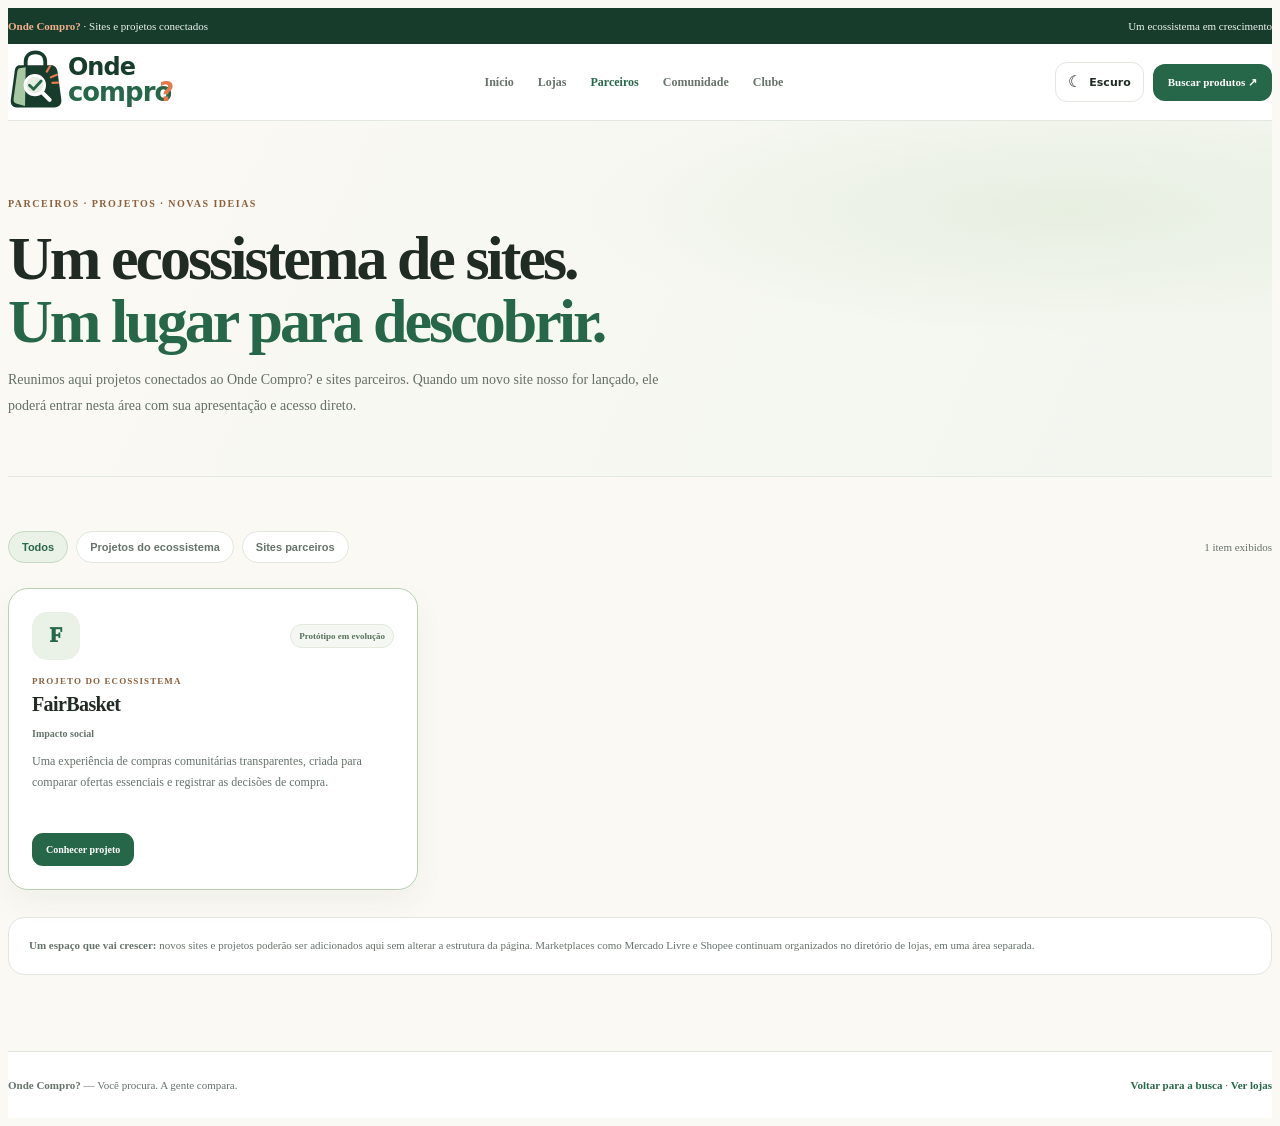
<file: parceiros.html>
<!doctype html>
<html lang="pt-BR">
<head>
<meta charset="utf-8">
<meta name="viewport" content="width=device-width, initial-scale=1">
<meta name="theme-color" content="#173C2C">
<meta name="description" content="Conheça os sites parceiros e projetos do ecossistema Onde Compro.">
<link rel="icon" type="image/svg+xml" href="/assets/favicon.svg">
<title>Parceiros e projetos — Onde Compro?</title>
<link rel="stylesheet" href="/assets/theme.css">
<link rel="stylesheet" href="/assets/partners.css">
<script defer src="/assets/theme.js"></script>
<script defer src="/assets/partners.js"></script>
</head>
<body class="partners-page">
<div class="partners-topline"><div class="wrap"><span><b>Onde Compro?</b> · Sites e projetos conectados</span><span>Um ecossistema em crescimento</span></div></div>
<header class="partners-header">
  <nav class="wrap partners-nav" aria-label="Navegação principal">
    <a class="partners-brand" href="/" aria-label="Onde Compro? página inicial"><img src="/assets/logo.svg" alt="Onde Compro?" width="650" height="210"></a>
    <div class="partners-nav-links">
      <a href="/">Início</a>
      <a href="/#explorar">Lojas</a>
      <a href="/parceiros.html" aria-current="page">Parceiros</a>
      <a href="/comunidade.html">Comunidade</a>
      <a href="/clube.html">Clube</a>
    </div>
    <div class="partners-actions"><a class="partners-primary-link" href="/#busca">Buscar produtos ↗</a></div>
  </nav>
</header>
<main>
  <section class="partners-hero">
    <div class="wrap">
      <span class="partners-eyebrow">PARCEIROS · PROJETOS · NOVAS IDEIAS</span>
      <h1>Um ecossistema de sites.<br><em>Um lugar para descobrir.</em></h1>
      <p>Reunimos aqui projetos conectados ao Onde Compro? e sites parceiros. Quando um novo site nosso for lançado, ele poderá entrar nesta área com sua apresentação e acesso direto.</p>
    </div>
  </section>
  <section class="partners-main">
    <div class="wrap">
      <div class="partners-toolbar">
        <div class="partners-filters" role="group" aria-label="Filtrar sites">
          <button class="partners-filter is-active" type="button" data-partner-filter="all" aria-pressed="true">Todos</button>
          <button class="partners-filter" type="button" data-partner-filter="project" aria-pressed="false">Projetos do ecossistema</button>
          <button class="partners-filter" type="button" data-partner-filter="partner" aria-pressed="false">Sites parceiros</button>
        </div>
        <span class="partners-count" id="partnerStatus" role="status" aria-live="polite">Carregando sites…</span>
      </div>
      <div class="partner-grid" id="partnerGrid"></div>
      <div class="partner-empty" id="partnerEmpty" hidden>Nenhum item nesta categoria por enquanto.</div>
      <div class="partners-note"><strong>Um espaço que vai crescer:</strong> novos sites e projetos poderão ser adicionados aqui sem alterar a estrutura da página. Marketplaces como Mercado Livre e Shopee continuam organizados no diretório de lojas, em uma área separada.</div>
    </div>
  </section>
</main>
<footer class="partners-footer"><div class="wrap"><span><strong>Onde Compro?</strong> — Você procura. A gente compara.</span><span><a href="/">Voltar para a busca</a> · <a href="/#explorar">Ver lojas</a></span></div></footer>
</body>
</html>
</file>
<file: assets/account.css>
/* Conta do usuário — Onde compro? */
.nav-actions{display:flex;align-items:center;gap:10px;flex-shrink:0}
.account-nav-button{appearance:none;border:1px solid #dce6d5;background:#eff7e5;color:#253c24;border-radius:12px;padding:12px 15px;font:inherit;font-size:12px;font-weight:850;cursor:pointer;white-space:nowrap;transition:background .18s ease,transform .18s ease}
.account-nav-button:hover{background:#dff3c7;transform:translateY(-1px)}
.account-nav-button:focus-visible,.account-close:focus-visible,.account-tab:focus-visible,.account-action:focus-visible{outline:3px solid #82c93d;outline-offset:3px}
.account-modal[hidden],.account-modal [hidden]{display:none!important}
.account-modal{position:fixed;inset:0;z-index:1000;display:grid;place-items:center;padding:20px}
.account-backdrop{position:absolute;inset:0;background:rgba(5,16,10,.68);backdrop-filter:blur(7px)}
.account-dialog{position:relative;z-index:1;width:min(100%,460px);max-height:min(90vh,850px);overflow:auto;background:#fff;border:1px solid #e2e9de;border-radius:26px;padding:28px;box-shadow:0 28px 90px #0005;color:#19271d}
.account-close{position:absolute;top:17px;right:17px;width:38px;height:38px;border-radius:12px;border:1px solid #e1e8dd;background:#f8faf6;color:#344536;font-size:22px;line-height:1;cursor:pointer}
.account-kicker{margin:0 45px 10px 0;color:#5d8135;font-size:10px;font-weight:900;letter-spacing:1.6px;text-transform:uppercase}
.account-dialog h2{font-size:29px;line-height:1.1;letter-spacing:-1px;margin:0 45px 10px 0}
.account-description{font-size:13px;line-height:1.7;color:#6b786d;margin:0 0 21px}
.account-tabs{display:grid;grid-template-columns:1fr 1fr;background:#f1f5ed;padding:4px;border-radius:13px;gap:4px;margin-bottom:18px}
.account-tab{border:0;background:transparent;border-radius:10px;padding:11px 9px;font-size:12px;font-weight:850;color:#68756a;cursor:pointer}
.account-tab.active{background:#fff;color:#203a22;box-shadow:0 2px 6px #10201410}
.account-form{display:grid;gap:14px}
.account-form label{display:grid;gap:7px;font-size:12px;font-weight:800;color:#39493b}
.account-form input{width:100%;min-width:0;border:1px solid #dce5d8;background:#fff;border-radius:12px;padding:13px 14px;min-height:46px;color:#19271d;font:inherit;font-size:14px;outline:none}
.account-form input:focus{border-color:#8dbc5b;box-shadow:0 0 0 3px #b8f35b30}
.account-form input[readonly]{background:#f5f7f2;color:#657267}
.account-inline-actions{display:flex;align-items:center;justify-content:flex-end;margin-top:-4px}
.account-text-button{border:0;background:transparent;padding:6px 0;color:#4e762c;font-size:12px;font-weight:800;cursor:pointer}
.account-action{width:100%;min-height:47px;border:0;border-radius:13px;background:linear-gradient(135deg,#c9ff78,#a9e84f);color:#19271d;padding:13px 15px;font-size:13px;font-weight:900;cursor:pointer;transition:filter .18s ease,transform .18s ease}
.account-action:hover{filter:brightness(1.03);transform:translateY(-1px)}
.account-action:disabled{opacity:.62;cursor:wait;transform:none}
.account-status{margin:14px 0 0;padding:12px 13px;border:1px solid #dcebcf;border-radius:12px;background:#f3faeb;color:#38572b;font-size:12px;line-height:1.6;overflow-wrap:anywhere}
.account-status.is-error{background:#fff4f1;border-color:#f1d5cb;color:#8c3526}
.account-small-note{font-size:11px;line-height:1.65;color:#859086;margin:17px 0 0;text-align:center}
.account-profile-badge{display:inline-flex;align-items:center;gap:7px;border:1px solid #d9e8c9;background:#f1f8e9;color:#4b6e2e;border-radius:999px;padding:7px 10px;font-size:10px;font-weight:900;margin-bottom:14px}
.account-profile-badge:before{content:"";width:7px;height:7px;border-radius:50%;background:#80bb42}
.account-profile-info{display:grid;gap:5px;background:#f7f9f4;border:1px solid #e5ebdf;border-radius:13px;padding:13px;margin-bottom:16px}
.account-profile-info span:first-child{font-size:10px;text-transform:uppercase;letter-spacing:1px;color:#7a877c;font-weight:800}
.account-profile-info span:last-child{font-size:13px;color:#28392b;overflow-wrap:anywhere}
.account-signout{width:100%;margin-top:11px;border:1px solid #e0e6dc;border-radius:12px;background:white;color:#667166;padding:12px;font-size:12px;font-weight:800;cursor:pointer}
.account-signout:hover{background:#f8faf5}
body.account-modal-open{overflow:hidden}
@media(max-width:540px){.nav-actions{gap:6px}.account-nav-button{padding:10px 9px;font-size:11px;border-radius:10px}.account-dialog{padding:23px 19px;border-radius:21px}.account-dialog h2{font-size:26px}.account-modal{padding:12px}.brand-logo{width:140px}}
@media(prefers-reduced-motion:reduce){.account-action,.account-nav-button{transition:none}}

/* Perfil personalizado: avatar, bio e preferências */
.account-dialog:has(#accountProfileView:not([hidden])){width:min(100%,600px)}
#accountProfileView .account-kicker{margin-bottom:9px}
#accountDialogTitleProfile{margin-bottom:8px}
.profile-hero-card{padding:18px;border:1px solid #e2eadb;border-radius:19px;background:linear-gradient(145deg,#f8fbf3,#eff7e7);margin:0 0 17px}
.profile-completion-head{display:flex;align-items:center;justify-content:space-between;gap:12px;color:#5f705f;font-size:11px;font-weight:800;margin-bottom:9px}
.profile-completion-head strong{color:#42672e;font-size:11px}
.profile-progress-track{height:6px;border-radius:999px;background:#dce8d1;overflow:hidden}
.profile-progress-track span{height:100%;width:0;display:block;border-radius:999px;background:linear-gradient(90deg,#9dcc52,#b8f35b);transition:width .25s ease}
.profile-avatar-row{display:flex;align-items:center;gap:16px;padding-top:17px}
.profile-avatar-frame{width:88px;height:88px;border-radius:28px;flex-shrink:0;display:grid;place-items:center;overflow:hidden;border:3px solid #fff;outline:1px solid #d6e4cb;background:linear-gradient(140deg,#d7f9aa,#9ccc69);box-shadow:0 6px 18px #18281a12;color:#38562c;font-size:35px;font-weight:900}
.profile-avatar-frame img{width:100%;height:100%;object-fit:cover}
.profile-avatar-frame img[hidden]{display:none}
.profile-avatar-copy{display:grid;gap:6px;min-width:0}
.profile-avatar-copy strong{font-size:13px;color:#263929}
.profile-avatar-copy>span{font-size:11px;line-height:1.55;color:#708070}
.profile-avatar-copy small{font-size:10px;line-height:1.5;color:#8a9689}
.profile-avatar-actions{display:flex;align-items:center;gap:12px;flex-wrap:wrap;margin:2px 0}
.profile-upload-button{display:inline-flex!important;align-items:center!important;justify-content:center!important;border:1px solid #cfe0bf;background:#fff;border-radius:10px;padding:9px 12px;font-size:11px!important;font-weight:850!important;color:#45672c!important;cursor:pointer;transition:background .18s ease}
.profile-upload-button:hover{background:#f1f9e8}
.profile-remove-avatar{border:0;background:transparent;color:#986051;font-size:11px;font-weight:800;padding:8px 0;cursor:pointer}
.profile-remove-avatar:hover{text-decoration:underline}
.account-nav-button{display:inline-flex;align-items:center;justify-content:center;gap:8px}
.account-nav-avatar,.account-nav-avatar-fallback{width:26px;height:26px;border-radius:50%;flex-shrink:0}
.account-nav-avatar{object-fit:cover;border:1px solid #dce8d2}
.account-nav-avatar[hidden]{display:none}
.account-nav-avatar-fallback{display:inline-grid;place-items:center;background:#deefce;color:#42672c;font-size:13px;font-weight:900}
.account-nav-avatar-fallback[hidden]{display:none}
.profile-edit-form{gap:15px}
.profile-username-input{display:flex;align-items:center;gap:0;border:1px solid #dce5d8;background:#fff;border-radius:12px;overflow:hidden}
.profile-username-input:focus-within{border-color:#8dbc5b;box-shadow:0 0 0 3px #b8f35b30}
.profile-username-input>span{padding:0 0 0 13px;color:#69815d;font-size:14px;font-weight:900}
.profile-username-input input{border:0!important;box-shadow:none!important;border-radius:0!important;min-width:0}
.profile-field-hint{font-size:10px;font-weight:500;color:#859085;line-height:1.55}
.profile-optional{color:#899589;font-weight:500;font-size:10px}
.account-form textarea{width:100%;min-width:0;resize:vertical;border:1px solid #dce5d8;background:#fff;border-radius:12px;padding:13px 14px;min-height:88px;color:#19271d;font:inherit;font-size:13px;line-height:1.6;outline:none}
.account-form textarea:focus{border-color:#8dbc5b;box-shadow:0 0 0 3px #b8f35b30}
.profile-edit-form label:has(textarea){gap:8px}
.profile-category-fieldset{margin:1px 0 0;padding:0;border:0;min-width:0}
.profile-category-fieldset legend{font-size:12px;font-weight:850;color:#39493b;margin-bottom:5px}
.profile-category-fieldset>p{font-size:11px;line-height:1.6;color:#7a877c;margin:0 0 12px;font-weight:500}
.profile-category-grid{display:grid;grid-template-columns:repeat(2,minmax(0,1fr));gap:8px}
.profile-category-grid label{display:block!important;position:relative;cursor:pointer}
.profile-category-grid input{position:absolute;opacity:0;width:1px;height:1px;min-height:1px}
.profile-category-grid label span{display:flex;align-items:center;gap:7px;min-height:42px;border:1px solid #e1e8dc;border-radius:12px;padding:10px 11px;background:#fff;color:#607063;font-size:11px;font-weight:750;transition:all .15s ease}
.profile-category-grid input:checked+span{border-color:#b7d69a;background:#f0f8e8;color:#3f612b;box-shadow:inset 0 0 0 1px #d2e8be}
.profile-category-grid input:focus-visible+span{outline:3px solid #82c93d;outline-offset:2px}
.profile-save-button{margin-top:3px}
.account-profile-info{margin-bottom:16px}
#accountProfileView .account-signout{margin-top:13px}
#accountAvatarFile:focus-visible+label{outline:3px solid #82c93d;outline-offset:3px}
@media(max-width:540px){
 .account-dialog:has(#accountProfileView:not([hidden])){width:min(100%,600px)}
 .profile-hero-card{padding:14px;border-radius:17px}
 .profile-avatar-row{align-items:flex-start;gap:12px}
 .profile-avatar-frame{width:72px;height:72px;border-radius:24px;font-size:28px}
 .profile-avatar-copy{padding-top:2px}
 .profile-category-grid{gap:7px}
 .profile-category-grid label span{padding:9px 8px;font-size:10px;min-height:40px}
 .profile-edit-form{gap:13px}
}

/* Distintivo oficial do criador do Onde compro? */
.account-nav-owner-mark[hidden],.account-owner-badge[hidden]{display:none!important}
.account-nav-owner-mark{display:inline-grid;place-items:center;width:23px;height:23px;border-radius:8px;background:#12251a;color:#caff83;border:1px solid #537544;font-size:14px;font-weight:900;line-height:1;box-shadow:0 2px 7px #14271a12}
.account-owner-badge{display:flex;align-items:center;gap:10px;width:fit-content;max-width:100%;padding:9px 12px 9px 9px;margin:0 0 13px;border-radius:14px;border:1px solid #d7e8c2;background:linear-gradient(110deg,#f0f8e6,#f9fbf5);box-shadow:0 4px 12px #1e381006}
.account-owner-symbol{width:35px;height:35px;display:grid;place-items:center;flex-shrink:0;border-radius:11px;background:linear-gradient(145deg,#1e3927,#102219);color:#c8ff7a;box-shadow:0 3px 8px #172a1a1b}
.account-owner-symbol svg{width:22px;height:22px;display:block}
.account-owner-badge-copy{display:grid;gap:3px;min-width:0}
.account-owner-badge-copy strong{font-size:11px;letter-spacing:.05px;color:#2c4729}
.account-owner-badge-copy small{font-size:10px;color:#74856c;line-height:1.4}
.account-owner-verified{display:grid;place-items:center;width:19px;height:19px;margin-left:auto;flex-shrink:0;border-radius:50%;background:#4b7b30;color:#fff;font-size:12px;font-weight:900;box-shadow:0 0 0 3px #e0efcf}

/* Selo de membro do Clube */
.account-club-member-badge[hidden]{display:none!important}
.account-club-member-badge{display:flex;align-items:center;gap:10px;width:fit-content;max-width:100%;padding:9px 12px 9px 9px;margin:0 0 13px;border-radius:14px;border:1px solid #d8e8c6;background:linear-gradient(110deg,#f0f8e7,#fcfdf9);box-shadow:0 4px 12px #1e381006}
.account-club-member-icon{width:35px;height:35px;display:grid;place-items:center;flex-shrink:0;border-radius:11px;background:linear-gradient(145deg,#d2ff91,#a8e34a);color:#244321;font-size:20px;box-shadow:0 3px 8px #172a1a13}
.account-club-member-badge>span:nth-child(2){display:grid;gap:3px;min-width:0}
.account-club-member-badge strong{font-size:11px;color:#34552e}
.account-club-member-badge small{font-size:10px;color:#788871;line-height:1.4}
.account-club-member-check{display:grid;place-items:center;width:19px;height:19px;margin-left:auto;flex-shrink:0;border-radius:50%;background:#4b7b30;color:#fff;font-size:12px;font-weight:900;box-shadow:0 0 0 3px #e1efcf}
</file>
<file: assets/affiliate-admin.css>
:root{--aff-ink:#17251d;--aff-muted:#718073;--aff-line:#e2e9de;--aff-paper:#f6f8f2;--aff-lime:#b8f35b;--aff-dark:#102019}
*{box-sizing:border-box}
.affiliate-admin-page{margin:0;background:var(--aff-paper);color:var(--aff-ink);font-family:Inter,"Aptos",ui-sans-serif,system-ui,-apple-system,BlinkMacSystemFont,"Segoe UI",sans-serif;letter-spacing:-.1px}
.affiliate-admin-page a{color:inherit;text-decoration:none}
.affiliate-admin-topline{background:linear-gradient(90deg,#0c1912,#1a3021);color:#c2d0c2;font-size:9px;letter-spacing:1px;font-weight:900}
.affiliate-admin-topline>div{width:min(1080px,calc(100% - 36px));margin:auto;min-height:35px;display:flex;align-items:center;justify-content:space-between;gap:12px}
.affiliate-admin-topline a{color:#d7ffc2;font-size:10px;letter-spacing:0}
.affiliate-admin-header{width:min(1080px,calc(100% - 36px));margin:auto;display:flex;align-items:center;justify-content:space-between;gap:17px;padding:19px 0}
.affiliate-admin-brand img{display:block;width:180px;height:auto;max-width:48vw}
.affiliate-admin-lock{display:flex;align-items:center;gap:7px;padding:8px 11px;border:1px solid #dce7d3;background:#f0f8e9;border-radius:999px;color:#526d40;font-size:9px;font-weight:900}
.affiliate-admin-lock span{font-size:9px;color:#83bd4c}
.affiliate-admin-wrap{width:min(1080px,calc(100% - 36px));margin:0 auto;padding:10px 0 72px}
.affiliate-admin-hero{position:relative;overflow:hidden;background:radial-gradient(ellipse at 90% 0,#b8f35b17,transparent 40%),linear-gradient(125deg,#0d1b14,#1a3322);border-radius:26px;padding:34px;color:#fff;margin-bottom:24px;box-shadow:0 15px 35px #1225190b}
.affiliate-admin-hero:after{content:"✳";position:absolute;right:37px;top:17px;font-size:110px;line-height:1;color:#c8ff7a0d;pointer-events:none}
.affiliate-admin-eyebrow{display:inline-block;color:#67894a;font-size:9px;font-weight:950;letter-spacing:1.6px}
.affiliate-admin-hero .affiliate-admin-eyebrow{color:#c6ff79}
.affiliate-admin-hero h1{font-size:clamp(32px,5vw,48px);letter-spacing:-2.7px;line-height:1;margin:14px 0 15px;position:relative;z-index:1}
.affiliate-admin-hero h1 em{font-style:normal;color:#c6ff79}
.affiliate-admin-hero>p{max-width:680px;color:#c4d2c3;font-size:12px;line-height:1.85;position:relative;z-index:1;margin:0}
.affiliate-admin-note{position:relative;z-index:1;display:flex;align-items:flex-start;gap:10px;max-width:770px;margin-top:20px;padding:13px 14px;border:1px solid #ffffff1e;border-radius:14px;background:#ffffff08;color:#c7d8c5}
.affiliate-admin-note>span{color:#c8ff7a;font-weight:900}
.affiliate-admin-note p{margin:0;font-size:10px;line-height:1.75}
.affiliate-admin-gate{width:min(100%,530px);margin:22px auto 34px;padding:31px;border:1px solid var(--aff-line);border-radius:23px;background:#fff;text-align:center;box-shadow:0 12px 35px #13251907}
.affiliate-admin-gate-icon{display:grid;place-items:center;width:56px;height:56px;margin:0 auto 17px;border-radius:19px;background:#edf6e4;color:#517835;font-size:25px}
.affiliate-admin-gate h2{font-size:22px;letter-spacing:-.7px;margin:0 0 10px}
.affiliate-admin-gate p{font-size:12px;line-height:1.8;color:#708070;margin:0 0 20px}
.affiliate-admin-primary,.affiliate-admin-secondary{display:inline-flex;align-items:center;justify-content:center;gap:9px;min-height:44px;border-radius:12px;padding:12px 16px;font:inherit;font-size:11px;font-weight:900;cursor:pointer;transition:all .16s ease}
.affiliate-admin-primary{border:1px solid #b5e977;background:linear-gradient(135deg,#c9ff80,#a9e64d);color:#1c2d1e}
.affiliate-admin-primary:hover{filter:brightness(1.04);transform:translateY(-1px)}
.affiliate-admin-primary:disabled{opacity:.6;cursor:wait;transform:none}
.affiliate-admin-secondary{background:#fff;border:1px solid #dce6d7;color:#536b48}
.affiliate-admin-secondary:hover{background:#f4f8ef}
.affiliate-admin-summary{display:grid;grid-template-columns:1fr 1fr;gap:15px;margin:0 0 19px}
.affiliate-admin-summary>div{display:grid;gap:8px;border:1px solid #e1e9db;border-radius:18px;background:#fff;padding:19px}
.affiliate-admin-summary span{font-size:8px;letter-spacing:1.3px;font-weight:950;color:#84927f}
.affiliate-admin-summary strong{font-size:23px;letter-spacing:-.6px;color:#33502e;overflow-wrap:anywhere}
.affiliate-admin-summary small{font-size:10px;line-height:1.6;color:#829080}
.affiliate-admin-form-card,.affiliate-admin-list-card{border:1px solid #e2e9dc;background:#fff;border-radius:22px;padding:24px;margin-bottom:17px;box-shadow:0 8px 24px #12251904;min-width:0}
.affiliate-admin-section-heading{display:flex;justify-content:space-between;align-items:flex-start;gap:18px;margin-bottom:21px}
.affiliate-admin-section-heading h2{font-size:23px;letter-spacing:-.9px;margin:7px 0 6px}
.affiliate-admin-section-heading p{font-size:11px;line-height:1.7;color:#788577;margin:0;max-width:620px}
.affiliate-admin-plus{display:grid;place-items:center;width:39px;height:39px;flex-shrink:0;border:1px solid #e0edd3;border-radius:13px;background:#eff8e7;color:#5b813b;font-size:20px}
.affiliate-admin-form{display:grid;grid-template-columns:1fr 1fr;gap:16px}
.affiliate-admin-form label{display:grid;gap:8px;color:#364838;font-size:11px;font-weight:850;min-width:0}
.affiliate-admin-form label:nth-child(2),.affiliate-admin-form label:nth-child(3){grid-column:1/-1}
.affiliate-admin-form label small{font-size:10px;color:#879285;font-weight:500;line-height:1.6}
.affiliate-admin-form input,.affiliate-admin-form select{width:100%;min-width:0;min-height:45px;padding:11px 12px;border:1px solid #dce6d6;border-radius:11px;background:#fff;color:#26382a;font:inherit;font-size:12px;outline:none}
.affiliate-admin-form input:focus,.affiliate-admin-form select:focus,.affiliate-admin-search input:focus{border-color:#9fca74;box-shadow:0 0 0 3px #b8f35b27}
.affiliate-admin-form>.affiliate-admin-primary{grid-column:1/-1;width:100%;min-height:47px}
.affiliate-admin-status{padding:12px 14px;border:1px solid #dce9cf;border-radius:12px;background:#f3faed;color:#476d32;font-size:11px;line-height:1.7;overflow-wrap:anywhere;margin:0}
.affiliate-admin-status[hidden]{display:none!important}
.affiliate-admin-status.is-error{border-color:#f0d4c9;background:#fff4f0;color:#8d3b2c}
.affiliate-admin-search{display:flex;align-items:center;gap:9px;max-width:520px;min-height:44px;border:1px solid #dfe8d9;border-radius:12px;background:#fff;padding:0 13px;margin:0 0 16px}
.affiliate-admin-search>span{font-size:21px;color:#769160}
.affiliate-admin-search input{flex:1;min-width:0;height:42px;border:0;background:transparent;outline:0;font:inherit;font-size:12px;color:#273a2a}
.affiliate-admin-list{display:grid;gap:10px}
.affiliate-mapping-row{display:grid;grid-template-columns:minmax(0,1fr) auto;align-items:center;gap:13px;border:1px solid #e9eee4;border-radius:15px;padding:14px}
.affiliate-mapping-content{min-width:0;display:grid;gap:7px}
.affiliate-mapping-title{display:flex;align-items:center;gap:8px;flex-wrap:wrap;font-size:12px;font-weight:900;color:#344a34}
.affiliate-mapping-network{display:inline-flex;align-items:center;padding:5px 8px;border:1px solid #dce9ce;border-radius:999px;background:#eff7e6;color:#5d7b43;font-size:8px;font-weight:900}
.affiliate-mapping-url{font-size:10px;line-height:1.6;color:#778574;overflow-wrap:anywhere;word-break:break-word}
.affiliate-mapping-url strong{color:#465e43}
.affiliate-mapping-notes{font-size:10px;line-height:1.5;color:#879285}
.affiliate-mapping-remove{border:1px solid #ecd8d0;border-radius:10px;background:#fff8f5;color:#9a5948;padding:9px 11px;font:inherit;font-size:10px;font-weight:850;cursor:pointer}
.affiliate-mapping-remove:hover{background:#fff0eb}
.affiliate-admin-empty{border:1px dashed #d7e3cd;border-radius:15px;padding:28px 18px;text-align:center;background:#fafcf8}
.affiliate-admin-empty strong{display:block;font-size:12px;color:#51684a}
.affiliate-admin-empty p{margin:7px auto 0;max-width:430px;color:#849081;font-size:10px;line-height:1.75}
.affiliate-admin-guidance{border:1px solid #dce8d2;border-radius:22px;background:linear-gradient(145deg,#f5faef,#fff);padding:24px}
.affiliate-admin-guidance h2{font-size:20px;letter-spacing:-.5px;margin:0 0 16px}
.affiliate-admin-guidance-grid{display:grid;grid-template-columns:1fr 1fr;gap:11px}
.affiliate-admin-guidance-grid article{border:1px solid #e3ebdc;background:#fff;border-radius:15px;padding:15px;min-width:0}
.affiliate-admin-guidance-grid strong{font-size:12px;color:#375531}
.affiliate-admin-guidance-grid p{margin:7px 0 0;color:#788678;font-size:10px;line-height:1.75}
.affiliate-admin-guidance code{font-size:9px;overflow-wrap:anywhere;color:#43652e;background:#f0f6e9;padding:2px 4px;border-radius:4px}
.affiliate-admin-footer{display:flex;align-items:center;justify-content:space-between;gap:14px;padding:23px max(calc((100% - 1080px)/2),18px);border-top:1px solid #e2e9de;background:#fff;color:#839080;font-size:10px}
.affiliate-admin-footer a{font-size:13px;font-weight:950;color:#203427}
.affiliate-admin-primary:focus-visible,.affiliate-admin-secondary:focus-visible,.affiliate-mapping-remove:focus-visible,.affiliate-admin-page input:focus-visible,.affiliate-admin-page select:focus-visible{outline:3px solid #a8dc6e;outline-offset:3px}
@media(max-width:700px){.affiliate-admin-hero{padding:25px 21px;border-radius:20px}.affiliate-admin-hero h1{font-size:38px;letter-spacing:-2px}.affiliate-admin-summary{grid-template-columns:1fr}.affiliate-admin-form-card,.affiliate-admin-list-card,.affiliate-admin-guidance{padding:18px;border-radius:18px}.affiliate-admin-form{grid-template-columns:1fr}.affiliate-admin-form label,.affiliate-admin-form label:nth-child(2),.affiliate-admin-form label:nth-child(3),.affiliate-admin-form>.affiliate-admin-primary{grid-column:1}.affiliate-admin-guidance-grid{grid-template-columns:1fr}.affiliate-admin-section-heading h2{font-size:20px}.affiliate-admin-lock{font-size:8px;padding:7px 8px}.affiliate-admin-brand img{width:140px}.affiliate-admin-header{padding:14px 0}}
@media(max-width:440px){.affiliate-admin-wrap,.affiliate-admin-header,.affiliate-admin-topline>div{width:calc(100% - 28px)}.affiliate-admin-hero h1{font-size:34px}.affiliate-admin-section-heading{gap:8px}.affiliate-admin-section-heading .affiliate-admin-secondary{padding:9px 10px;font-size:10px}.affiliate-mapping-row{grid-template-columns:1fr}.affiliate-mapping-remove{justify-self:start}.affiliate-admin-note{padding:11px}.affiliate-admin-footer{align-items:flex-start;flex-direction:column}}

.affiliate-admin-guide-link{display:inline-flex;align-items:center;gap:8px;margin:14px 0 0;color:#c8ff7a;font-size:10px;font-weight:850;text-decoration:none;border-bottom:1px solid #c8ff7a55;padding-bottom:4px}
.affiliate-admin-guide-link:hover{color:#fff}
</file>
<file: assets/club.css>
:root{--club-ink:#17251d;--club-muted:#718073;--club-line:#e2e9de;--club-paper:#f6f8f2;--club-lime:#b8f35b;--club-dark:#102019;--club-soft:#edf7e3}
*{box-sizing:border-box}
.club-page{margin:0;background:var(--club-paper);color:var(--club-ink);font-family:Inter,"Aptos",ui-sans-serif,system-ui,-apple-system,BlinkMacSystemFont,"Segoe UI",sans-serif;letter-spacing:-.1px}
.club-page a{color:inherit;text-decoration:none}
.club-wrap{width:min(1160px,calc(100% - 48px));margin:auto}
.club-topline{background:linear-gradient(90deg,#0c1912,#1a3021);color:#c0cebf;font-size:10px;letter-spacing:.8px;font-weight:800}
.club-topline .club-wrap{min-height:35px;display:flex;align-items:center;justify-content:space-between;gap:15px}
.club-topline i{display:inline-block;width:6px;height:6px;margin-right:7px;border-radius:50%;background:var(--club-lime);box-shadow:0 0 0 4px #b8f35b18}
.club-topline a{color:#d5ffc0;font-size:10px;letter-spacing:0;font-weight:750}
.club-header{position:sticky;top:0;z-index:50;background:#fffffff0;backdrop-filter:blur(18px);border-bottom:1px solid #dfe7dbe0;box-shadow:0 4px 20px #13251906}
.club-nav{display:flex;align-items:center;justify-content:space-between;gap:22px;min-height:78px}
.club-brand{display:block;flex-shrink:0}
.club-brand img{display:block;width:204px;max-width:100%;height:auto}
.club-nav-links{display:flex;align-items:center;gap:26px;color:#5f6d60;font-size:12px;font-weight:800}
.club-nav-links a{transition:color .16s ease}
.club-nav-links a:hover,.club-nav-current{color:#416a27!important}
.club-account-link{display:inline-flex;align-items:center;justify-content:center;border-radius:12px;border:1px solid #dce8d2;background:#f2f8eb;color:#35572a!important;padding:11px 14px;font-size:11px;font-weight:900;white-space:nowrap}
.club-account-link:hover{background:#e4f2d5}
.club-hero{position:relative;overflow:hidden;background:radial-gradient(ellipse at 81% 9%,#9bcf4a22,transparent 34%),radial-gradient(ellipse at 5% 100%,#325f3b48,transparent 42%),linear-gradient(125deg,#0d1b14,#14291c 65%,#203923);color:#fff}
.club-hero:before{content:"";position:absolute;inset:0;background-image:linear-gradient(#ffffff06 1px,transparent 1px),linear-gradient(90deg,#ffffff06 1px,transparent 1px);background-size:46px 46px;mask-image:linear-gradient(90deg,transparent,#000 80%);pointer-events:none}
.club-hero-grid{position:relative;z-index:1;display:grid;grid-template-columns:1.02fr .98fr;gap:42px;align-items:center;padding:77px 0 82px}
.club-eyebrow,.club-section-kicker{display:inline-flex;align-items:center;color:#c8ff7a;font-size:10px;letter-spacing:1.65px;font-weight:900}
.club-eyebrow>span{display:inline-grid;place-items:center;width:22px;height:22px;border:1px solid #b8f35b33;background:#b8f35b17;border-radius:7px;margin-right:8px}
.club-hero h1{font-size:clamp(42px,4.8vw,64px);line-height:.99;letter-spacing:-4px;margin:24px 0 21px;max-width:740px}
.club-hero h1 em,.club-section-head h2 em{font-style:normal;color:#c5ff78}
.club-hero-copy>p{max-width:555px;color:#c3d0c4;font-size:14px;line-height:1.9;margin:0}
.club-hero-actions{display:flex;align-items:center;gap:22px;flex-wrap:wrap;margin-top:27px}
.club-primary-button,.club-secondary-link{display:inline-flex;align-items:center;justify-content:center;gap:14px;border-radius:13px;padding:14px 17px;font:inherit;font-size:11px;font-weight:900;cursor:pointer;transition:all .16s ease}
.club-primary-button{border:1px solid #b8ec7a;background:linear-gradient(135deg,#c9ff80,#a9e64d);color:#1b2b1c;box-shadow:0 5px 13px #b8f35b25}
.club-primary-button:hover{filter:brightness(1.035);transform:translateY(-1px)}
.club-primary-button:disabled{opacity:.6;cursor:wait;transform:none}
.club-secondary-link{padding:12px 0;background:transparent;color:#e2f2db}
.club-secondary-link:hover{color:#c8ff7a}
.club-hero-footnote{display:flex;align-items:center;gap:8px;margin-top:19px;font-size:10px;color:#b9cab9}
.club-check{display:grid;place-items:center;width:17px;height:17px;border-radius:50%;background:#b8f35b1f;color:#c8ff7a;font-size:10px;font-weight:900}
.club-hero-preview{position:relative;min-height:420px;display:grid;place-items:center;padding:22px 8px}
.club-preview-window{position:relative;z-index:1;width:min(100%,460px);padding:18px;border:1px solid #ffffff37;border-radius:23px;background:linear-gradient(145deg,#fffffffc,#f8fbf4);color:#203226;box-shadow:0 28px 80px #0004,0 2px 0 #fff9 inset;transform:rotate(1deg)}
.club-preview-top{display:flex;align-items:center;gap:9px;padding-bottom:15px;border-bottom:1px solid #e7eee0;color:#819080;font-size:9px;font-weight:900;letter-spacing:1px}
.club-preview-dots{display:flex;gap:4px;margin-right:4px}
.club-preview-dots i{width:6px;height:6px;border-radius:50%;background:#d0dfc4}
.club-preview-dots i:first-child{background:#98c66c}
.club-preview-status{display:inline-flex;align-items:center;gap:5px;margin-left:auto;padding:5px 7px;border:1px solid #dfe9d5;border-radius:999px;background:#f3f8ed;color:#72856b;font-size:8px;letter-spacing:.6px}
.club-preview-status i{width:5px;height:5px;border-radius:50%;background:#9fbf7d}
.club-preview-user{display:flex;align-items:center;gap:13px;padding:20px 0}
.club-preview-avatar{position:relative;display:grid;place-items:center;width:57px;height:57px;flex-shrink:0;border-radius:19px;background:linear-gradient(145deg,#d5ff9b,#a5df4b);color:#284423;font-size:24px;font-weight:950;border:2px solid #fff;box-shadow:0 0 0 1px #d7e6c8}
.club-preview-avatar span{position:absolute;right:-6px;bottom:-6px;display:grid;place-items:center;width:23px;height:23px;border-radius:8px;background:#172c1d;color:#caff7d;font-size:11px;border:2px solid #fff}
.club-preview-user>div:last-child{display:grid;gap:5px;min-width:0}
.club-preview-user small{font-size:8px;letter-spacing:1.1px;font-weight:900;color:#66884a}
.club-preview-user strong{font-size:15px;letter-spacing:-.4px}
.club-preview-user>div:last-child>span{font-size:10px;color:#798777;line-height:1.5}
.club-preview-stats{display:grid;grid-template-columns:1fr 1fr;gap:10px}
.club-preview-stats>div{display:grid;gap:6px;padding:14px;border-radius:15px;border:1px solid #e3eadc;background:#f9fbf6}
.club-preview-stats>div>span{font-size:10px;color:#71806f;font-weight:750}
.club-preview-stats strong{font-size:26px;letter-spacing:-1px;color:#35532d}
.club-preview-stats small{font-size:9px;color:#8a9685}
.club-preview-section-head{display:flex;align-items:center;justify-content:space-between;gap:10px;margin:21px 0 11px}
.club-preview-section-head strong{font-size:11px;color:#344835}
.club-preview-section-head small{font-size:8px;letter-spacing:1px;font-weight:900;color:#8d9a87}
.club-preview-badges{display:grid;grid-template-columns:repeat(4,1fr);gap:8px}
.club-mini-badge{display:grid;justify-items:center;gap:7px;padding:12px 5px;border:1px solid #e6ebdf;border-radius:14px;background:#fff}
.club-mini-badge>span{display:grid;place-items:center;width:41px;height:41px;border-radius:14px;font-size:20px;font-weight:900}
.club-mini-badge small{font-size:8px;font-weight:850;color:#697768;text-align:center}
.club-mini-green>span{background:#e7f5d7;color:#54803a}
.club-mini-gold>span{background:#fbf0cd;color:#aa8126}
.club-mini-blue>span{background:#e1eff3;color:#477f8d}
.club-mini-muted>span{background:#ecefe8;color:#879281}
.club-preview-note{display:flex;align-items:start;gap:9px;margin-top:14px;padding:10px 11px;border:1px dashed #d9e5cf;border-radius:12px;background:#f6faf0}
.club-preview-note>span{font-size:14px;color:#63874c}
.club-preview-note p{margin:0;font-size:9px;color:#7d8c77;line-height:1.6}
.club-floating-card{position:absolute;z-index:2;display:flex;align-items:center;gap:9px;padding:11px 13px;border-radius:14px;border:1px solid #fff9;background:#fffffffa;color:#26382b;box-shadow:0 17px 38px #0002}
.club-floating-card>span{display:grid;place-items:center;width:31px;height:31px;border-radius:10px;background:#edf7e3;color:#638843;font-size:18px}
.club-floating-card b{display:block;font-size:10px}
.club-floating-card small{display:block;margin-top:4px;font-size:8px;color:#7f8a7b}
.club-floating-top{right:-8px;top:11px;transform:rotate(3deg)}
.club-floating-bottom{left:-8px;bottom:3px;transform:rotate(-2deg)}
.club-trust-strip{background:#fff;border-bottom:1px solid var(--club-line)}
.club-trust-grid{min-height:94px;display:grid;grid-template-columns:repeat(3,1fr);align-items:center;gap:22px}
.club-trust-grid>div{display:flex;align-items:center;justify-content:center;gap:12px}
.club-trust-grid>div>span{display:grid;place-items:center;width:36px;height:36px;border-radius:12px;background:#eff7e5;border:1px solid #e2eed7;color:#66864c;font-size:10px;font-weight:900}
.club-trust-grid p{display:grid;gap:4px;margin:0}
.club-trust-grid strong{font-size:11px;color:#293c2d}
.club-trust-grid small{font-size:10px;color:#829080}
.club-section{padding:77px 0 80px}
.club-section-head{max-width:700px;margin-bottom:32px}
.club-section-head h2,.club-price-copy h2,.club-faq-layout h2{font-size:clamp(31px,3.6vw,44px);line-height:1.06;letter-spacing:-2px;margin:12px 0}
.club-section-head h2 em{color:#5a8638}
.club-section-head>p,.club-price-copy>p{font-size:13px;line-height:1.85;color:#728072;margin:0;max-width:630px}
.club-section-kicker{color:#668847;font-size:9px;letter-spacing:1.7px}
.club-benefit-grid{display:grid;grid-template-columns:repeat(3,minmax(0,1fr));gap:15px}
.club-benefit-card{position:relative;overflow:hidden;display:flex;flex-direction:column;align-items:flex-start;min-width:0;min-height:244px;padding:23px;border-radius:21px;border:1px solid #e2e9dc;background:#fff;box-shadow:0 7px 20px #13251904;transition:transform .2s ease,box-shadow .2s ease,border-color .2s ease}
.club-benefit-card:after{content:"";position:absolute;right:-40px;top:-47px;width:120px;height:120px;border-radius:50%;background:#b8f35b13;pointer-events:none}
.club-benefit-card:hover{transform:translateY(-3px);box-shadow:0 17px 30px #1225190c;border-color:#cbdcba}
.club-benefit-icon{position:relative;z-index:1;display:grid;place-items:center;width:47px;height:47px;border-radius:15px;border:1px solid #e0edd4;background:linear-gradient(145deg,#f1f9e8,#e4f2d6);color:#4f7933;font-size:23px;margin-bottom:18px}
.club-card-kicker{font-size:8px;letter-spacing:1.1px;font-weight:900;color:#819075}
.club-benefit-card h3{font-size:16px;letter-spacing:-.5px;margin:8px 0}
.club-benefit-card p{font-size:11px;line-height:1.8;color:#718072;margin:0 0 17px}
.club-card-status{margin-top:auto;padding:6px 8px;border:1px solid #e4e9df;border-radius:999px;background:#f7f9f4;color:#6f7c6b;font-size:8px;font-weight:850}
.club-badges-section{background:linear-gradient(180deg,#edf3e7,#f7f9f3);border-top:1px solid #e0e8d9;border-bottom:1px solid #e0e8d9;padding:77px 0 80px}
.club-section-head-center{text-align:center;margin:0 auto 34px}
.club-section-head-center>p{margin:0 auto}
.club-badge-grid{display:grid;grid-template-columns:repeat(4,minmax(0,1fr));gap:15px}
.club-badge-card{display:flex;flex-direction:column;align-items:center;text-align:center;padding:22px 16px;border:1px solid #e1e9da;border-radius:21px;background:#ffffffde;box-shadow:0 7px 20px #13251904}
.club-badge-art{position:relative;display:grid;place-items:center;width:84px;height:84px;border-radius:28px;margin-bottom:16px;font-size:35px;font-weight:900}
.club-badge-art:before{content:"";position:absolute;inset:-5px;border:1px solid currentColor;border-radius:32px;opacity:.16}
.badge-explorer{background:linear-gradient(145deg,#e5f7cf,#bde98c);color:#4a7730}
.badge-veteran{background:linear-gradient(145deg,#fff0c2,#eac65b);color:#926b1c}
.badge-collector{background:linear-gradient(145deg,#dff3f7,#abd9e5);color:#397887}
.badge-founder{background:linear-gradient(145deg,#203c29,#102019);color:#c8ff7a;box-shadow:0 9px 21px #1020191f}
.club-badge-card h3{font-size:14px;letter-spacing:-.3px;margin:0 0 8px}
.club-badge-card p{font-size:10px;line-height:1.75;color:#718072;margin:0 0 13px;max-width:220px}
.club-badge-card small{font-size:9px;color:#879382;line-height:1.6}
.club-disclaimer{margin:19px 0 0;text-align:center;color:#869283;font-size:10px;line-height:1.7}
.club-price-section{padding:82px 0}
.club-price-layout{display:grid;grid-template-columns:1fr .85fr;gap:70px;align-items:center}
.club-price-copy h2{margin:15px 0 19px;font-size:clamp(34px,4vw,48px)}
.club-price-copy>p{max-width:480px}
.club-price-reassurance{display:flex;align-items:center;gap:11px;margin-top:23px;color:#49633f;font-size:11px;font-weight:850;line-height:1.6}
.club-price-reassurance>span:first-child{display:grid;place-items:center;width:31px;height:31px;border-radius:11px;background:#e6f3da;color:#527b34;font-weight:900}
.club-price-reassurance small{color:#8a9684;font-size:9px;font-weight:500}
.club-price-card{padding:27px;border:1px solid #dbe6d1;border-radius:25px;background:linear-gradient(155deg,#fff,#f6faef);box-shadow:0 19px 50px #1d35130b}
.club-price-card-top{display:flex;align-items:center;justify-content:space-between;gap:15px}
.club-price-crown{display:grid;place-items:center;width:43px;height:43px;border-radius:15px;background:linear-gradient(145deg,#173120,#102019);color:#caff81;font-size:22px}
.club-coming-soon{padding:7px 9px;border:1px solid #dfe8d6;border-radius:999px;background:#f3f8ed;color:#71876a;font-size:8px;font-weight:900;letter-spacing:.6px}
.club-price-card h3{font-size:20px;letter-spacing:-.6px;margin:18px 0 7px}
.club-price-tagline{font-size:11px;color:#788676;line-height:1.7;margin:0}
.club-price{display:flex;align-items:baseline;gap:3px;margin:21px 0 3px;color:#28492a}
.club-price>span:first-child{font-size:16px;font-weight:850}
.club-price>strong{font-size:54px;letter-spacing:-3px;line-height:1}
.club-price>span:last-child{font-size:15px;font-weight:850}
.club-price>span:last-child small{font-size:10px;color:#82907c;font-weight:650}
.club-price-caption{margin:9px 0 18px;color:#879283;font-size:9px}
.club-price-rule{height:1px;background:#e4ebdc;margin-bottom:17px}
.club-price-card ul{list-style:none;display:grid;gap:12px;margin:0 0 22px;padding:0}
.club-price-card li{display:flex;align-items:start;gap:10px;color:#556655;font-size:11px;line-height:1.6}
.club-price-card li span{display:grid;place-items:center;flex-shrink:0;width:17px;height:17px;border-radius:6px;background:#e8f5db;color:#4f7b31;font-size:10px;font-weight:950}
.club-interest-button{width:100%;min-height:48px;justify-content:space-between}
.club-price-foot{margin:12px 0 0;text-align:center;color:#929c8e;font-size:9px;line-height:1.7}
.club-interest-status{margin:13px 0 0;padding:12px 13px;border:1px solid #dce9cf;border-radius:12px;background:#f0f8e9;color:#4c6c37;font-size:11px;line-height:1.7;overflow-wrap:anywhere}
.club-interest-status.is-error{border-color:#f0d4c9;background:#fff4f0;color:#8d3b2c}
.club-faq-section{background:#fff;border-top:1px solid #e4eade;padding:77px 0 83px}
.club-faq-layout{display:grid;grid-template-columns:.75fr 1.25fr;gap:67px;align-items:start}
.club-faq-layout .club-section-head{margin-bottom:0}
.club-faq-layout h2{margin-top:13px}
.club-faq-list{display:grid;gap:10px}
.club-faq-list details{border:1px solid #e3eadf;border-radius:15px;background:#fcfdfb;overflow:hidden}
.club-faq-list summary{position:relative;list-style:none;cursor:pointer;padding:17px 43px 17px 17px;font-size:12px;font-weight:850;color:#354638;line-height:1.6}
.club-faq-list summary::-webkit-details-marker{display:none}
.club-faq-list summary:after{content:"+";position:absolute;right:15px;top:50%;transform:translateY(-50%);display:grid;place-items:center;width:23px;height:23px;border-radius:8px;background:#edf6e5;color:#577d3c;font-size:16px}
.club-faq-list details[open] summary:after{content:"−"}
.club-faq-list details p{padding:0 17px 17px;margin:0;font-size:11px;color:#758274;line-height:1.8}
.club-bottom-cta{background:linear-gradient(110deg,#eaf5df,#f8faf4);border-top:1px solid #e0e9d6;border-bottom:1px solid #e0e9d6;padding:36px 0}
.club-bottom-inner{display:flex;align-items:center;justify-content:space-between;gap:25px}
.club-bottom-inner h2{font-size:25px;letter-spacing:-1px;margin:8px 0 7px}
.club-bottom-inner p{font-size:11px;color:#728072;line-height:1.7;margin:0}
.club-bottom-inner .club-primary-button{flex-shrink:0}
.club-footer{background:#fff;padding:24px 0;color:#829081;font-size:10px}
.club-footer>.club-wrap{display:flex;align-items:center;justify-content:space-between;gap:17px;flex-wrap:wrap}
.club-footer-brand{font-size:13px;font-weight:950;color:#1f3424!important}
.club-footer>.club-wrap>div{display:flex;gap:18px;font-weight:800}
.club-footer a:hover{color:#416a27}
@media(max-width:980px){.club-hero-grid{grid-template-columns:1fr .9fr;gap:20px;padding:66px 0}.club-hero h1{font-size:clamp(39px,4.6vw,56px);letter-spacing:-3px}.club-hero-preview{min-height:385px;padding:23px 5px}.club-preview-window{padding:15px}.club-floating-top{right:-6px}.club-floating-bottom{left:-8px}.club-benefit-grid{grid-template-columns:repeat(2,minmax(0,1fr))}.club-price-layout{gap:40px}.club-faq-layout{gap:40px}}
@media(max-width:740px){.club-wrap{width:min(100% - 34px,1160px)}.club-nav{min-height:70px;gap:12px}.club-brand img{width:166px}.club-nav-links{gap:14px;font-size:11px}.club-hero-grid{grid-template-columns:1fr;padding:53px 0 44px;gap:21px}.club-hero h1{font-size:clamp(42px,7vw,55px);letter-spacing:-2.8px}.club-hero-preview{width:min(100%,520px);margin:auto;min-height:370px}.club-preview-window{width:min(100%,440px)}.club-floating-top{right:0}.club-floating-bottom{left:0}.club-price-layout{grid-template-columns:1fr;gap:30px}.club-price-copy h2{font-size:39px}.club-price-card{width:min(100%,480px);margin:auto}.club-faq-layout{grid-template-columns:1fr;gap:27px}.club-faq-layout .club-section-head{max-width:600px}.club-trust-grid{gap:12px}.club-trust-grid>div{justify-content:flex-start}}
@media(max-width:520px){.club-wrap{width:calc(100% - 28px)}.club-topline{font-size:8px;letter-spacing:.2px}.club-topline a{font-size:9px}.club-nav{flex-wrap:wrap;padding:11px 0}.club-brand img{width:143px}.club-nav-links{display:none}.club-account-link{padding:9px 10px;font-size:10px}.club-hero-grid{padding:44px 0 34px}.club-hero h1{font-size:40px;line-height:1.03;letter-spacing:-2.3px;margin:20px 0 16px}.club-hero-copy>p{font-size:12px}.club-hero-actions{gap:15px;margin-top:22px}.club-primary-button,.club-secondary-link{font-size:10px;padding:12px 13px}.club-secondary-link{padding:12px 0}.club-hero-footnote{font-size:9px}.club-hero-preview{min-height:327px;padding:21px 2px 24px}.club-preview-window{padding:12px;border-radius:18px}.club-preview-top{padding-bottom:11px;font-size:8px}.club-preview-user{padding:14px 0;gap:10px}.club-preview-avatar{width:48px;height:48px;border-radius:15px;font-size:20px}.club-preview-user strong{font-size:12px}.club-preview-user>div:last-child>span{font-size:9px}.club-preview-stats{gap:7px}.club-preview-stats>div{padding:11px;border-radius:12px}.club-preview-stats strong{font-size:23px}.club-preview-section-head{margin:15px 0 9px}.club-preview-badges{gap:5px}.club-mini-badge{gap:5px;padding:8px 2px;border-radius:11px}.club-mini-badge>span{width:33px;height:33px;border-radius:11px;font-size:17px}.club-mini-badge small{font-size:7px}.club-preview-note{margin-top:10px;padding:8px}.club-preview-note p{font-size:8px}.club-floating-card{gap:7px;padding:8px 9px;border-radius:12px}.club-floating-card>span{width:27px;height:27px;font-size:15px}.club-floating-card b{font-size:9px}.club-floating-card small{font-size:7px}.club-floating-top{top:3px;right:-1px}.club-floating-bottom{bottom:4px;left:-1px}.club-trust-grid{grid-template-columns:1fr;gap:14px;padding:19px 0}.club-trust-grid>div{justify-content:flex-start}.club-trust-grid>div>span{width:32px;height:32px}.club-section,.club-badges-section,.club-price-section,.club-faq-section{padding:53px 0}.club-section-head h2,.club-price-copy h2,.club-faq-layout h2{font-size:32px;letter-spacing:-1.5px}.club-section-head>p,.club-price-copy>p{font-size:12px}.club-benefit-grid{grid-template-columns:1fr;gap:11px}.club-benefit-card{padding:20px;min-height:210px}.club-benefit-card p{font-size:11px}.club-badge-grid{grid-template-columns:repeat(2,minmax(0,1fr));gap:10px}.club-badge-card{padding:18px 11px;border-radius:17px}.club-badge-art{width:65px;height:65px;border-radius:22px;font-size:27px}.club-badge-card h3{font-size:12px}.club-badge-card p{font-size:9px}.club-badge-card small{font-size:8px}.club-price-card{padding:22px 19px;border-radius:21px}.club-price-card h3{font-size:18px}.club-price>strong{font-size:49px}.club-bottom-inner{align-items:flex-start;flex-direction:column}.club-bottom-inner h2{font-size:22px}.club-faq-list summary{font-size:11px;padding:15px 42px 15px 14px}.club-faq-list details p{font-size:10px;padding:0 14px 15px}.club-footer>.club-wrap{align-items:flex-start}.club-footer>.club-wrap>span{order:3;width:100%}}
@media(prefers-reduced-motion:reduce){.club-benefit-card,.club-primary-button,.club-secondary-link{transition:none!important}}

.club-interest-button.club-interest-saved{border-color:#d3e7c1;background:linear-gradient(135deg,#eff8e6,#e2f2d4);color:#355b2b;box-shadow:none}
.club-interest-button.club-interest-saved:hover{background:#e5f4d9}

/* Assinatura do Clube */
.club-subscribe-button.club-subscribe-active{border-color:#d5e8c6;background:linear-gradient(135deg,#eff8e7,#e1f1d3);color:#35592d;box-shadow:none}
.club-subscribe-button.club-subscribe-active:hover{filter:none;transform:none}
.club-interest-secondary{display:flex;align-items:center;justify-content:center;gap:8px;width:100%;margin-top:12px;padding:10px;border:0;background:transparent;color:#64834e;font:inherit;font-size:10px;font-weight:850;cursor:pointer}
.club-interest-secondary:hover{text-decoration:underline;color:#3d652e}
.club-interest-secondary:disabled{opacity:.6;cursor:wait}
.club-interest-secondary.is-saved{color:#466b31}
.club-subscription-panel{display:grid;gap:12px;margin:15px 0 0;border:1px solid #d9e7cf;background:#f5faef;border-radius:15px;padding:13px}
.club-subscription-panel[hidden]{display:none!important}
.club-subscription-panel-head{display:flex;align-items:center;gap:10px}
.club-subscription-status-icon{display:grid;place-items:center;width:30px;height:30px;flex-shrink:0;border-radius:10px;background:#dfefcf;color:#4b7733;font-weight:950}
.club-subscription-status-icon.is-warning{background:#f8edcf;color:#9a7428}
.club-subscription-panel-head>div{display:grid;gap:4px;min-width:0}
.club-subscription-panel-head strong{font-size:11px;color:#355530}
.club-subscription-panel-head small{font-size:9px;line-height:1.6;color:#72816d}
.club-cancel-button{justify-self:start;padding:8px 0;border:0;background:transparent;color:#916251;font:inherit;font-size:10px;font-weight:850;cursor:pointer}
.club-cancel-button:hover{text-decoration:underline}
.club-cancel-button:disabled{opacity:.55;cursor:wait}
</file>
<file: assets/theme.css>
/* Onde Compro? — tema global e navegação */
:root {
  color-scheme: light;
  --oc-bg: #fbf9f4;
  --oc-surface: #ffffff;
  --oc-surface-soft: #f2f5ef;
  --oc-text: #202b24;
  --oc-muted: #66736b;
  --oc-border: #e2e7df;
  --oc-primary: #276749;
}
html[data-theme="dark"] {
  color-scheme: dark;
  --oc-bg: #101713;
  --oc-surface: #18231c;
  --oc-surface-soft: #202d24;
  --oc-text: #edf3ee;
  --oc-muted: #a9b7ac;
  --oc-border: #35453a;
  --oc-primary: #8ecda0;
}
.theme-toggle {
  display:inline-flex;align-items:center;justify-content:center;gap:7px;
  min-height:40px;padding:0 12px;border:1px solid var(--oc-border);
  border-radius:12px;background:var(--oc-surface);color:var(--oc-text);
  font:700 11px/1 system-ui,sans-serif;white-space:nowrap;cursor:pointer;
  transition:background .18s ease,border-color .18s ease,transform .18s ease;
}
.theme-toggle:hover {transform:translateY(-1px);border-color:var(--oc-primary)}
.theme-toggle-icon {font-size:16px;line-height:1}
.theme-toggle-label {font-size:11px}
.mobile-menu-toggle {
  display:none;align-items:center;gap:7px;justify-content:center;
  min-height:40px;padding:0 12px;border:1px solid var(--oc-border);
  border-radius:12px;background:var(--oc-surface);color:var(--oc-text);
  font:800 11px system-ui,sans-serif;cursor:pointer;
}
.nav-more {position:relative}
.nav-more summary {list-style:none;cursor:pointer;display:flex;align-items:center;gap:5px;padding:10px 0;font-weight:750}
.nav-more summary::-webkit-details-marker {display:none}
.nav-more summary:after {content:"⌄";font-size:12px}
.nav-more[open] summary:after {content:"⌃"}
.nav-more-menu {
  position:absolute;z-index:60;top:calc(100% + 8px);right:0;min-width:175px;
  display:grid;gap:3px;padding:8px;border:1px solid var(--oc-border);
  border-radius:14px;background:var(--oc-surface);box-shadow:0 14px 32px #14271a18;
}
.nav-more-menu a {padding:10px 11px;border-radius:9px;white-space:nowrap}
.nav-more-menu a:hover {background:var(--oc-surface-soft)}
@media(max-width:800px) {
  header nav.wrap {position:relative}
  .mobile-menu-toggle {display:inline-flex}
  header nav.wrap .navlinks {
    display:none!important;position:absolute;z-index:55;left:0;right:0;top:calc(100% + 1px);
    padding:12px;align-items:stretch;flex-direction:column;gap:4px;
    background:var(--oc-surface);border:1px solid var(--oc-border);
    border-radius:0 0 16px 16px;box-shadow:0 16px 28px #14271a18;
  }
  header nav.wrap.is-menu-open .navlinks {display:flex!important}
  header nav.wrap .navlinks>a,header nav.wrap .nav-more summary {
    display:flex;padding:12px;border-radius:10px;
  }
  header nav.wrap .navlinks>a:hover,header nav.wrap .nav-more summary:hover {background:var(--oc-surface-soft)}
  header nav.wrap .nav-more-menu {position:static;box-shadow:none;margin:0 8px 6px;border-radius:11px}
  header nav.wrap .nav-more-menu a {padding:10px}
}
@media(max-width:540px) {
  header nav.wrap {flex-wrap:wrap;row-gap:8px;padding-top:9px;padding-bottom:9px}
  header nav.wrap .brand {flex:1 1 auto}
  header nav.wrap .mobile-menu-toggle {order:2}
  header nav.wrap .nav-actions {order:3;width:100%;justify-content:flex-end;gap:6px}
  .theme-toggle {min-height:38px;padding:0 9px}
  .theme-toggle-label {display:none}
  .mobile-menu-toggle {min-height:38px;padding:0 9px}
}

/* Página inicial: modo escuro */
html[data-theme="dark"] body {background:#101713!important;color:#edf3ee!important}
html[data-theme="dark"] .top {background:#0b120e!important;color:#dce8df}
html[data-theme="dark"] .top b {color:#a5dcae}
html[data-theme="dark"] header {background:rgba(22,33,26,.96)!important;border-color:#34443a!important}
html[data-theme="dark"] .navlinks,html[data-theme="dark"] .navlinks a {color:#d5e2d8}
html[data-theme="dark"] .navlinks a:hover {color:#a8dfb1}
html[data-theme="dark"] .account-nav-button {background:#202d24!important;border-color:#405246!important;color:#edf3ee!important}
html[data-theme="dark"] .hero {
  background:radial-gradient(ellipse at 82% 25%,#284632 0,transparent 31%),linear-gradient(120deg,#101a14,#16241a 62%,#1c2d20)!important;
  border-color:#34443a!important;color:#edf3ee!important;
}
html[data-theme="dark"] .hero h1,html[data-theme="dark"] h1 {color:#edf3ee}
html[data-theme="dark"] .hero h1 em,html[data-theme="dark"] h1 em {color:#9dd7a6}
html[data-theme="dark"] .lead,html[data-theme="dark"] .hero-assurance {color:#bccbbf}
html[data-theme="dark"] .eyebrow {color:#a9dcaa}
html[data-theme="dark"] .search {background:#202d24;border-color:#3a4c40;box-shadow:0 12px 30px #0004}
html[data-theme="dark"] .search input {background:transparent;color:#f2f6f2}
html[data-theme="dark"] .search input::placeholder {color:#9eafa2}
html[data-theme="dark"] .product-filters label {color:#d0ded3}
html[data-theme="dark"] .product-filters select,html[data-theme="dark"] .product-filters input {
  background:#202d24;color:#edf3ee;border-color:#435448;
}
html[data-theme="dark"] .examples {color:#b4c1b7}
html[data-theme="dark"] .examples button {background:#1b2a20;color:#dce8df;border-color:#405345}
html[data-theme="dark"] .visual .mascot-float,html[data-theme="dark"] .mascot-signature {background:#202d24;border-color:#3b4b40;color:#edf3ee}
html[data-theme="dark"] .mascot-float b,html[data-theme="dark"] .mascot-signature strong {color:#edf3ee}
html[data-theme="dark"] .mascot-float small,html[data-theme="dark"] .mascot-signature small {color:#a9b8ad}
html[data-theme="dark"] .mascot-stage {background:linear-gradient(145deg,#1c2b21,#20281f)!important;border-color:#39483e!important}
html[data-theme="dark"] .trust-bar,html[data-theme="dark"] .how,html[data-theme="dark"] footer {
  background:#151f19!important;border-color:#34443a!important;
}
html[data-theme="dark"] .trust-inner strong,html[data-theme="dark"] .foot strong {color:#eaf2eb}
html[data-theme="dark"] .trust-inner small,html[data-theme="dark"] footer,html[data-theme="dark"] .foot {color:#a9b7ac}
html[data-theme="dark"] .section {background:#101713!important}
html[data-theme="dark"] .section h2,html[data-theme="dark"] .results-head h2 {color:#edf3ee}
html[data-theme="dark"] .muted,html[data-theme="dark"] .kicker {color:#aabbad}
html[data-theme="dark"] .card,html[data-theme="dark"] .step,html[data-theme="dark"] .shopping-assistant {
  background:#18231c!important;border-color:#35453a!important;color:#edf3ee;
}
html[data-theme="dark"] .card h3,html[data-theme="dark"] .step h3 {color:#edf3ee}
html[data-theme="dark"] .card p,html[data-theme="dark"] .step p {color:#b5c2b8}
html[data-theme="dark"] .cardicon,html[data-theme="dark"] .num,html[data-theme="dark"] .trust-icon {
  background:#26392b!important;border-color:#405747!important;color:#b6e0bb;
}
html[data-theme="dark"] #results {
  background:linear-gradient(180deg,#17241b,#101713)!important;border-color:#35453a!important;
}
html[data-theme="dark"] .result,html[data-theme="dark"] .note,html[data-theme="dark"] .search-status {
  background:#18231c!important;border-color:#35453a!important;color:#dce7de;
}
html[data-theme="dark"] .result h3 {color:#edf3ee}
html[data-theme="dark"] .result p,html[data-theme="dark"] .result small {color:#b1beb4}
html[data-theme="dark"] .product-photo-wrap {background:#202b23!important;border-color:#394b3e!important}
html[data-theme="dark"] .price-line {background:#25372a!important;border-color:#405944!important}
html[data-theme="dark"] .price-value {color:#b7e6b6}
html[data-theme="dark"] .price-label,html[data-theme="dark"] .price-meta {color:#c2d0c4}
html[data-theme="dark"] .price-reason {background:#202b23!important;border-color:#3b4a3e!important}
html[data-theme="dark"] .price-reason strong {color:#d7ead8}
html[data-theme="dark"] .price-reason p {color:#b7c4b9}
html[data-theme="dark"] .result-kind {background:#29412d;color:#c5e5c5}
html[data-theme="dark"] .result-kind.related {background:#37352d;color:#e6d7bf}
html[data-theme="dark"] .directory-search {background:#202d24;border-color:#405246}
html[data-theme="dark"] .directory-search input {color:#edf3ee}
html[data-theme="dark"] .directory-search input::placeholder {color:#9aab9e}
html[data-theme="dark"] .directory-count,html[data-theme="dark"] .store-group-head p {color:#b1beb4}
html[data-theme="dark"] .directory-count strong,html[data-theme="dark"] .store-group-head h3 {color:#edf3ee}
html[data-theme="dark"] .group-count {background:#2a402e;color:#c4e4c3}
html[data-theme="dark"] .store-card:after {background:#b8e3b51a}
html[data-theme="dark"] .shopping-assistant-head {background:#202d24!important;border-color:#35453a}
html[data-theme="dark"] .shopping-assistant-title strong {color:#edf3ee}
html[data-theme="dark"] .shopping-assistant-title span,html[data-theme="dark"] .chat-disclaimer {color:#aab9ae}
html[data-theme="dark"] .chat-entry-assistant {background:#202d24;border-color:#3a4b3f;color:#e2ece4}
html[data-theme="dark"] .shopping-chat-form {background:#202d24;border-color:#405246}
html[data-theme="dark"] .shopping-chat-form textarea {color:#edf3ee}
html[data-theme="dark"] .shopping-chat-form textarea::placeholder {color:#9aa99e}
html[data-theme="dark"] .chat-quick-prompts button {background:#202d24;border-color:#405246;color:#c6e1ca}
html[data-theme="dark"] .note {color:#bdc9bf}
html[data-theme="dark"] .close {background:#202d24;border-color:#405246;color:#e5eee7}

/* Outras áreas públicas do ecossistema */
html[data-theme="dark"] .topline,html[data-theme="dark"] .social-topline,html[data-theme="dark"] .club-topline {
  background:#0b120e!important;color:#dce8df!important;
}
html[data-theme="dark"] .topline b {color:#a8dcae}
html[data-theme="dark"] .social-header,html[data-theme="dark"] .club-header,html[data-theme="dark"] .affiliate-admin-header {
  background:#18231c!important;border-color:#35453a!important;
}
html[data-theme="dark"] .social-page,html[data-theme="dark"] .club-page,html[data-theme="dark"] .affiliate-admin-page {
  background:#101713!important;color:#edf3ee!important;
}
html[data-theme="dark"] .social-hero,html[data-theme="dark"] .club-hero,html[data-theme="dark"] .affiliate-admin-hero {
  background:linear-gradient(125deg,#17241b,#202d24)!important;border-color:#35453a!important;
}
html[data-theme="dark"] .social-hero h1,html[data-theme="dark"] .club-hero h1,html[data-theme="dark"] .affiliate-admin-hero h1,
html[data-theme="dark"] .social-main h2,html[data-theme="dark"] .club-section h2 {color:#edf3ee}
html[data-theme="dark"] .social-main,html[data-theme="dark"] .club-section,html[data-theme="dark"] .social-view,
html[data-theme="dark"] .club-benefit-card,html[data-theme="dark"] .club-preview-window,
html[data-theme="dark"] .social-login-gate,html[data-theme="dark"] .affiliate-admin-gate,
html[data-theme="dark"] .affiliate-admin-form-card,html[data-theme="dark"] .affiliate-admin-summary {
  background:#18231c!important;border-color:#35453a!important;color:#e7efe8;
}
html[data-theme="dark"] .social-page p,html[data-theme="dark"] .club-page p,
html[data-theme="dark"] .affiliate-admin-page p {color:#b5c2b8}
html[data-theme="dark"] .social-nav-links a,html[data-theme="dark"] .club-nav-links a {color:#d8e5db}
html[data-theme="dark"] .social-account-link,html[data-theme="dark"] .club-account-link {
  background:#263a2b;color:#eaf3eb;border-color:#425647;
}
html[data-theme="dark"] .social-search,html[data-theme="dark"] .affiliate-admin-page input,
html[data-theme="dark"] .affiliate-admin-page select,html[data-theme="dark"] .affiliate-admin-page textarea {
  background:#202d24!important;color:#edf3ee!important;border-color:#405246!important;
}
html[data-theme="dark"] .social-search input {color:#edf3ee}
@media(prefers-reduced-motion:reduce) {
  .theme-toggle,.mobile-menu-toggle {transition:none}
}
</file>
<file: assets/social.css>
:root{--social-ink:#17251d;--social-muted:#718073;--social-line:#e2e9de;--social-paper:#f6f8f2;--social-lime:#b8f35b;--social-dark:#102019;--social-soft:#edf7e3}
*{box-sizing:border-box}
.social-page{margin:0;background:var(--social-paper);color:var(--social-ink);font-family:Inter,"Aptos",ui-sans-serif,system-ui,-apple-system,BlinkMacSystemFont,"Segoe UI",sans-serif;letter-spacing:-.1px}
.social-page a{color:inherit;text-decoration:none}
.social-wrap{width:min(1160px,calc(100% - 48px));margin:auto}
.social-topline{background:linear-gradient(90deg,#0c1912,#1a3021);color:#c0cebf;font-size:10px;letter-spacing:.8px;font-weight:800}
.social-topline .social-wrap{min-height:35px;display:flex;align-items:center;justify-content:space-between;gap:15px}
.social-topline i{display:inline-block;width:6px;height:6px;margin-right:7px;border-radius:50%;background:var(--social-lime);box-shadow:0 0 0 4px #b8f35b18}
.social-topline a{color:#d5ffc0;font-size:10px;letter-spacing:0;font-weight:750}
.social-header{position:sticky;top:0;z-index:50;background:#fffffff0;backdrop-filter:blur(18px);border-bottom:1px solid #dfe7dbe0;box-shadow:0 4px 20px #13251906}
.social-nav{display:flex;align-items:center;justify-content:space-between;gap:22px;min-height:78px}
.social-brand{display:block;flex-shrink:0}
.social-brand img{display:block;width:204px;max-width:100%;height:auto}
.social-nav-links{display:flex;align-items:center;gap:28px;color:#5f6d60;font-size:12px;font-weight:800}
.social-nav-links a{transition:color .16s ease}
.social-nav-links a:hover,.social-nav-current{color:#416a27!important}
.social-account-link{display:inline-flex;align-items:center;justify-content:center;border-radius:12px;border:1px solid #dce8d2;background:#f2f8eb;color:#35572a!important;padding:11px 14px;font-size:11px;font-weight:900;white-space:nowrap}
.social-account-link:hover{background:#e4f2d5}
.social-hero{position:relative;overflow:hidden;background:radial-gradient(ellipse at 78% 8%,#9bcf4a21,transparent 35%),radial-gradient(ellipse at 3% 100%,#325f3b45,transparent 42%),linear-gradient(125deg,#0d1b14,#14291c 65%,#203923);color:#fff}
.social-hero:before{content:"";position:absolute;inset:0;background-image:linear-gradient(#ffffff06 1px,transparent 1px),linear-gradient(90deg,#ffffff06 1px,transparent 1px);background-size:46px 46px;mask-image:linear-gradient(90deg,transparent,#000 80%);pointer-events:none}
.social-hero-grid{position:relative;z-index:1;display:grid;grid-template-columns:1.1fr .9fr;gap:35px;align-items:center;padding:66px 0 70px}
.social-eyebrow,.social-section-kicker{display:inline-flex;align-items:center;color:#c8ff7a;font-size:10px;letter-spacing:1.65px;font-weight:900}
.social-eyebrow>span{display:inline-grid;place-items:center;width:22px;height:22px;border:1px solid #b8f35b33;background:#b8f35b17;border-radius:7px;margin-right:8px}
.social-hero h1{font-size:clamp(39px,4.7vw,62px);line-height:.99;letter-spacing:-3.6px;margin:22px 0 18px;max-width:680px}
.social-hero h1 em{font-style:normal;color:#c5ff78}
.social-hero p{max-width:565px;color:#c3d0c4;font-size:14px;line-height:1.9;margin:0}
.social-hero-pills{display:flex;flex-wrap:wrap;gap:8px;margin-top:21px}
.social-hero-pills span{display:inline-flex;align-items:center;border:1px solid #ffffff25;background:#ffffff08;border-radius:999px;padding:8px 12px;font-size:10px;font-weight:800;color:#d5e1d6}
.social-hero-art{position:relative;min-height:300px;display:grid;place-items:center}
.social-orbit{position:absolute;border:1px solid #d2f0c026;border-radius:50%}
.social-orbit-one{width:276px;height:276px;box-shadow:0 0 0 36px #b8f35b06,0 0 0 80px #b8f35b03}
.social-orbit-two{width:215px;height:215px;border-color:#ffffff20}
.social-center-mark{position:relative;z-index:1;display:grid;place-items:center;width:112px;height:112px;border-radius:33px;transform:rotate(-7deg);color:#16301c;background:linear-gradient(145deg,#d4ff95,#a8e34a);border:1px solid #f0ffd8;box-shadow:0 22px 52px #b8f35b22,0 2px 0 #fff8 inset}
.social-center-mark svg{width:77px;height:77px;transform:rotate(7deg)}
.social-floating{position:absolute;z-index:2;display:flex;align-items:center;gap:10px;background:#fffffffa;color:#26372a;border:1px solid #ffffffbd;border-radius:16px;padding:12px 15px;box-shadow:0 18px 38px #0002}
.social-floating-one{top:25px;right:-1px;transform:rotate(3deg)}
.social-floating-two{bottom:20px;left:-4px;transform:rotate(-3deg)}
.social-float-icon{display:grid;place-items:center;width:34px;height:34px;border-radius:11px;background:#eef7e5;color:#496d31;font-size:20px}
.social-floating b{display:block;font-size:11px;letter-spacing:-.1px}
.social-floating small{display:block;margin-top:4px;font-size:9px;color:#758276}
.social-main{padding:43px 0 75px;min-height:360px}
.social-login-gate{width:min(100%,530px);margin:8px auto 0;text-align:center;background:#fff;border:1px solid var(--social-line);border-radius:26px;padding:36px 32px;box-shadow:0 15px 42px #12251908}
.social-gate-icon{display:grid;place-items:center;width:64px;height:64px;border-radius:22px;margin:0 auto 20px;background:#eef7e4;color:#4f7731;font-size:31px}
.social-login-gate h2{margin:10px 0 11px;font-size:30px;letter-spacing:-1.2px}
.social-login-gate p{max-width:390px;margin:0 auto 23px;font-size:13px;color:#6f7d71;line-height:1.85}
.social-welcome-row{display:flex;align-items:center;justify-content:space-between;gap:18px;margin-bottom:26px}
.social-welcome-row h2{font-size:clamp(27px,3vw,36px);letter-spacing:-1.6px;margin:8px 0}
.social-welcome-row p{margin:0;color:#728072;font-size:13px;line-height:1.7}
.social-self-chip{display:flex;align-items:center;gap:10px;flex-shrink:0;padding:9px 13px 9px 9px;background:#fff;border:1px solid #e3eadf;border-radius:16px;box-shadow:0 4px 14px #13251905}
.social-self-chip img,.social-self-chip>span{width:42px;height:42px;border-radius:14px;flex-shrink:0;object-fit:cover}
.social-self-chip>span{display:grid;place-items:center;background:#ddf0c8;color:#44662d;font-size:16px;font-weight:900}
.social-self-chip>span[hidden],.social-self-chip img[hidden]{display:none}
.social-self-chip strong{display:block;max-width:160px;overflow:hidden;text-overflow:ellipsis;white-space:nowrap;font-size:11px;color:#26392a}
.social-self-chip small{display:block;margin-top:4px;font-size:10px;color:#829082}
.social-tabs{display:flex;align-items:center;gap:7px;padding:6px;background:#eaf0e5;border:1px solid #e0e8d9;border-radius:16px;margin-bottom:25px}
.social-tab{display:inline-flex;align-items:center;justify-content:center;gap:8px;flex:1;min-width:0;min-height:43px;background:transparent;border:1px solid transparent;border-radius:12px;color:#687668;padding:10px 14px;font:inherit;font-size:12px;font-weight:850;cursor:pointer;transition:all .16s ease}
.social-tab>span{font-size:16px}
.social-tab b{display:inline-grid;place-items:center;min-width:21px;height:21px;border-radius:7px;background:#dde7d5;color:#5a7051;padding:0 5px;font-size:9px}
.social-tab:hover{color:#2f4c2c}
.social-tab.is-active{background:#fff;border-color:#e1e9db;color:#264328;box-shadow:0 3px 9px #172d1a08}
.social-tab.is-active b{background:#e8f6dc;color:#4c712d}
.social-view{animation:social-enter .2s ease both}
.social-view[hidden],.social-communities-grid[hidden],.social-community-detail[hidden],.social-create-panel[hidden],[hidden]{display:none!important}
@keyframes social-enter{from{opacity:.6;transform:translateY(4px)}to{opacity:1;transform:translateY(0)}}
.social-view-heading{display:flex;align-items:center;justify-content:space-between;gap:18px;margin-bottom:19px}
.social-view-heading h3{margin:0 0 6px;font-size:22px;letter-spacing:-.75px}
.social-view-heading p{margin:0;font-size:12px;color:#748174;line-height:1.65}
.social-mini-count{font-size:10px;font-weight:800;color:#6b7b68;background:#eaf3e2;border:1px solid #dce9d1;border-radius:999px;padding:7px 10px;white-space:nowrap}
.social-search{display:flex;align-items:center;gap:11px;background:#fff;border:1px solid #dfe8d9;border-radius:15px;padding:0 14px;max-width:660px;min-height:50px;margin-bottom:20px;box-shadow:0 5px 15px #13251904}
.social-search>span{color:#72915f;font-size:23px;line-height:1}
.social-search input{flex:1;min-width:0;outline:0;border:0;background:transparent;height:48px;color:#233428;font:inherit;font-size:12px}
.social-search input::placeholder{color:#98a397}
.social-search kbd{border:1px solid #e4eade;background:#f8faf6;border-radius:7px;color:#97a193;font:inherit;font-size:10px;padding:4px 6px}
.social-people-grid{display:grid;grid-template-columns:repeat(3,minmax(0,1fr));gap:15px}
.social-person-card{min-width:0;background:#fff;border:1px solid #e3eadf;border-radius:20px;padding:19px;display:flex;flex-direction:column;align-items:flex-start;gap:12px;box-shadow:0 8px 20px #12251905;transition:transform .18s ease,box-shadow .18s ease,border-color .18s ease}
.social-person-card:hover{transform:translateY(-3px);box-shadow:0 15px 30px #1225190d;border-color:#cadfba}
.social-person-head{display:flex;align-items:center;gap:11px;width:100%;min-width:0}
.social-person-avatar{display:grid;place-items:center;width:49px;height:49px;border-radius:16px;flex-shrink:0;overflow:hidden;background:linear-gradient(145deg,#d4f2b4,#95c85c);color:#36562b;font-size:18px;font-weight:900;border:2px solid #fff;box-shadow:0 0 0 1px #dce9d2}
.social-person-avatar img{width:100%;height:100%;object-fit:cover}
.social-person-name{min-width:0}
.social-person-name strong{display:block;overflow:hidden;text-overflow:ellipsis;white-space:nowrap;font-size:13px;color:#25382a}
.social-person-name small{display:block;margin-top:4px;font-size:10px;color:#7e8a7e;overflow-wrap:anywhere}
.social-person-bio{font-size:11px;color:#6e7b6f;line-height:1.7;overflow-wrap:anywhere;display:-webkit-box;-webkit-line-clamp:3;-webkit-box-orient:vertical;overflow:hidden;min-height:55px;width:100%;margin:0}
.social-person-tags{display:flex;flex-wrap:wrap;gap:5px;min-height:19px}
.social-person-tags span{background:#f1f6ec;color:#5d7848;border-radius:6px;padding:5px 7px;font-size:9px;font-weight:800}
.social-person-footer{display:flex;align-items:center;justify-content:space-between;gap:8px;margin-top:auto;width:100%;padding-top:2px}
.social-person-stats{font-size:10px;color:#7d8b7d;line-height:1.6}
.social-person-stats strong{color:#3e5837}
.social-primary-button,.social-secondary-button,.social-follow-button,.social-back-button,.social-icon-button{appearance:none;display:inline-flex;align-items:center;justify-content:center;gap:8px;border-radius:12px;padding:11px 15px;font:inherit;font-size:11px;font-weight:900;cursor:pointer;transition:all .16s ease}
.social-primary-button{border:1px solid #b8ec7a;background:linear-gradient(135deg,#c9ff80,#a9e64d);color:#1b2b1c;box-shadow:0 5px 13px #b8f35b25}
.social-primary-button:hover{filter:brightness(1.035);transform:translateY(-1px)}
.social-primary-button:disabled,.social-secondary-button:disabled,.social-follow-button:disabled{opacity:.55;cursor:wait;transform:none}
.social-secondary-button{flex-shrink:0;background:#fff;border:1px solid #dce7d4;color:#456332}
.social-secondary-button:hover{background:#f1f8e9;border-color:#c8ddb9}
.social-follow-button{min-width:103px;padding:9px 11px;border:1px solid #172b1e;background:#172b1e;color:#fff}
.social-follow-button:hover{background:#294a32}
.social-follow-button.is-following{background:#fff;border-color:#dce5d7;color:#526550}
.social-follow-button.is-mutual{background:#edf7e3;border-color:#d3e7c1;color:#486b31}
.social-community-pill{display:inline-flex;align-items:center;border-radius:999px;padding:6px 9px;background:#edf6e5;color:#5a7e3e;font-size:9px;font-weight:900;letter-spacing:.3px;text-transform:uppercase}
.social-communities-grid{display:grid;grid-template-columns:repeat(3,minmax(0,1fr));gap:15px}
.social-community-card{display:flex;flex-direction:column;gap:13px;min-width:0;background:#fff;border:1px solid #e3eadf;border-radius:21px;padding:20px;box-shadow:0 7px 21px #12251905;transition:transform .18s ease,box-shadow .18s ease,border-color .18s ease}
.social-community-card:hover{transform:translateY(-3px);box-shadow:0 16px 30px #1225190c;border-color:#cbdcba}
.social-community-card-top{display:flex;align-items:flex-start;justify-content:space-between;gap:10px}
.social-community-art{display:grid;place-items:center;width:49px;height:49px;flex-shrink:0;border-radius:16px;background:linear-gradient(145deg,#e7f6d6,#f7faef);border:1px solid #dfead5;color:#4e7734;font-size:23px}
.social-community-card h4{margin:0;font-size:16px;letter-spacing:-.4px;line-height:1.35;overflow-wrap:anywhere}
.social-community-card .social-community-slug{display:block;margin-top:4px;color:#95a192;font-size:10px;overflow-wrap:anywhere}
.social-community-card p{margin:0;min-height:55px;font-size:11px;color:#6c7a6e;line-height:1.75;overflow-wrap:anywhere}
.social-community-card-meta{display:flex;align-items:center;justify-content:space-between;gap:10px;color:#7c897c;font-size:10px;padding-top:10px;border-top:1px solid #eef1e9}
.social-community-card-meta strong{color:#45613a}
.social-community-card-footer{display:flex;gap:8px;margin-top:auto}
.social-community-card-footer button{flex:1}
.social-create-panel{margin:0 0 23px;border:1px solid #d9e8cd;background:linear-gradient(145deg,#fff,#f6faf1);border-radius:20px;padding:22px;box-shadow:0 10px 26px #14261907}
.social-create-heading{display:flex;align-items:start;justify-content:space-between;gap:15px;margin-bottom:17px}
.social-create-heading h4{font-size:20px;letter-spacing:-.7px;margin:6px 0 0}
.social-icon-button{width:34px;height:34px;padding:0;background:#fff;border:1px solid #e0e8d9;font-size:21px;color:#6c796b}
.social-create-panel>label{display:grid;gap:7px;margin-bottom:14px;font-size:11px;font-weight:850;color:#344635}
.social-create-panel>label>span{display:inline;color:#8a9589;font-size:10px;font-weight:500}
.social-create-panel input,.social-create-panel select,.social-create-panel textarea{width:100%;min-height:43px;border-radius:11px;border:1px solid #dce6d6;background:#fff;padding:11px 12px;font:inherit;font-size:12px;color:#243629;outline:0}
.social-create-panel textarea{resize:vertical;min-height:84px;line-height:1.65}
.social-create-panel input:focus,.social-create-panel select:focus,.social-create-panel textarea:focus{border-color:#9ecb72;box-shadow:0 0 0 3px #b8f35b25}
.social-create-panel .social-primary-button{width:100%;min-height:45px}
.social-community-detail{margin-top:26px;animation:social-enter .2s ease both}
.social-back-button{margin-bottom:14px;background:transparent;border:1px solid #dce5d7;color:#566950}
.social-back-button:hover{background:#fff}
.social-detail-hero{position:relative;overflow:hidden;display:flex;align-items:flex-start;gap:18px;background:linear-gradient(115deg,#102319,#23432b);border-radius:24px;padding:26px;color:#fff;margin-bottom:18px}
.social-detail-hero:after{content:"";position:absolute;width:220px;height:220px;border:1px solid #b8f35b25;border-radius:50%;right:-70px;top:-110px;box-shadow:0 0 0 32px #b8f35b06,0 0 0 65px #b8f35b04;pointer-events:none}
.social-detail-icon{display:grid;place-items:center;flex-shrink:0;width:62px;height:62px;border-radius:20px;background:linear-gradient(145deg,#d0ff8a,#a7e349);color:#17301b;font-size:28px;box-shadow:0 10px 23px #b8f35b1b}
.social-detail-copy{position:relative;z-index:1;min-width:0;flex:1}
.social-detail-copy .social-community-pill{background:#b8f35b20;color:#d5ff9d;border:1px solid #b8f35b20}
.social-detail-copy h3{font-size:27px;letter-spacing:-1.1px;margin:10px 0 8px;overflow-wrap:anywhere}
.social-detail-copy p{font-size:12px;line-height:1.8;color:#cad8c9;margin:0;max-width:740px;overflow-wrap:anywhere}
.social-detail-meta{display:flex;flex-wrap:wrap;gap:13px;margin-top:14px;font-size:10px;color:#c5d7c3}
.social-detail-actions{position:relative;z-index:1;flex-shrink:0;display:flex;flex-direction:column;gap:8px}
.social-detail-actions .social-secondary-button{background:#ffffff14;border-color:#ffffff2e;color:#eff8e9}
.social-community-discussion{display:grid;grid-template-columns:minmax(0,1fr) 280px;align-items:start;gap:18px}
.social-discussion-main,.social-discussion-sidebar{background:#fff;border:1px solid #e3eadf;border-radius:20px;padding:20px;min-width:0;box-shadow:0 6px 20px #12251904}
.social-discussion-main h4,.social-discussion-sidebar h4{font-size:15px;letter-spacing:-.3px;margin:0 0 6px}
.social-discussion-main>p,.social-discussion-sidebar>p{font-size:11px;color:#778577;line-height:1.7;margin:0 0 15px}
.social-post-form{display:grid;gap:9px;margin:15px 0 21px;padding-bottom:20px;border-bottom:1px solid #e9eee5}
.social-post-form textarea{width:100%;min-height:91px;resize:vertical;padding:12px 13px;border:1px solid #dce6d6;border-radius:13px;font:inherit;font-size:12px;line-height:1.7;outline:0}
.social-post-form textarea:focus{border-color:#9ecb72;box-shadow:0 0 0 3px #b8f35b25}
.social-post-form-footer{display:flex;align-items:center;justify-content:space-between;gap:10px;font-size:10px;color:#8a9689}
.social-post-form-footer button{flex-shrink:0}
.social-posts{display:grid;gap:13px}
.social-post{padding:14px;border:1px solid #e9eee5;background:#fcfdfb;border-radius:15px}
.social-post-head{display:flex;align-items:center;gap:9px;margin-bottom:11px}
.social-post-avatar{display:grid;place-items:center;width:37px;height:37px;border-radius:12px;overflow:hidden;flex-shrink:0;background:#e3f2d1;color:#41642d;font-size:13px;font-weight:900}
.social-post-avatar img{width:100%;height:100%;object-fit:cover}
.social-post-author{min-width:0;flex:1}
.social-post-author strong{display:block;font-size:11px;color:#2e4232;overflow-wrap:anywhere}
.social-post-author small{display:block;font-size:9px;color:#849084;margin-top:3px}
.social-post-delete{border:0;background:transparent;color:#9a6b5c;font-size:10px;font-weight:800;cursor:pointer}
.social-post-body{white-space:pre-wrap;overflow-wrap:anywhere;font-size:12px;line-height:1.8;color:#536256;margin:0}
.social-discussion-members{display:flex;align-items:center;flex-wrap:wrap;gap:6px;margin-bottom:18px}
.social-member-bubble{display:grid;place-items:center;width:34px;height:34px;border-radius:12px;overflow:hidden;background:#edf6e5;color:#4f7138;border:1px solid #e0ebd6;font-size:10px;font-weight:900}
.social-member-bubble img{width:100%;height:100%;object-fit:cover}
.social-member-text{font-size:10px;color:#849084;margin-left:4px}
.social-stats-row{display:grid;grid-template-columns:repeat(3,minmax(0,1fr));gap:13px;margin-bottom:24px}
.social-stat-card{display:grid;gap:6px;background:#fff;border:1px solid #e3eadf;border-radius:19px;padding:18px;box-shadow:0 6px 18px #12251904}
.social-stat-card>span{font-size:10px;color:#718071;font-weight:800}
.social-stat-card strong{font-size:30px;letter-spacing:-1.1px;color:#2e4a2c}
.social-stat-card small{font-size:10px;color:#899589}
.social-mine-columns{display:grid;grid-template-columns:1fr 1fr;gap:17px}
.social-mine-columns>section{background:#fff;border:1px solid #e3eadf;border-radius:20px;padding:19px;min-width:0}
.social-subhead{display:flex;align-items:center;justify-content:space-between;gap:12px;margin-bottom:13px}
.social-subhead h4{font-size:15px;margin:0;letter-spacing:-.25px}
.social-text-link{border:0;background:transparent;padding:6px 0;color:#5a7e3c;font-size:10px;font-weight:850;cursor:pointer}
.social-compact-list{display:grid;gap:8px}
.social-compact-item{display:flex;align-items:center;gap:10px;min-width:0;border:1px solid #eef1e9;border-radius:13px;padding:10px}
.social-compact-avatar{display:grid;place-items:center;width:37px;height:37px;flex-shrink:0;overflow:hidden;border-radius:12px;background:#e7f5d8;color:#476a31;font-size:12px;font-weight:900}
.social-compact-avatar img{width:100%;height:100%;object-fit:cover}
.social-compact-info{flex:1;min-width:0}
.social-compact-info strong{display:block;font-size:11px;overflow:hidden;text-overflow:ellipsis;white-space:nowrap}
.social-compact-info small{display:block;margin-top:3px;color:#849084;font-size:9px;overflow-wrap:anywhere}
.social-empty{display:grid;justify-items:center;text-align:center;background:#fff;border:1px dashed #d8e3d0;border-radius:18px;padding:30px 20px;color:#778675;grid-column:1/-1}
.social-empty span{display:grid;place-items:center;width:43px;height:43px;border-radius:14px;background:#eff7e7;color:#608249;font-size:21px;margin-bottom:10px}
.social-empty strong{font-size:13px;color:#405540}
.social-empty p{max-width:370px;font-size:11px;line-height:1.7;margin:7px 0 0}
.social-status{padding:12px 14px;border:1px solid #dce9cf;border-radius:13px;background:#f4faee;color:#4c6c37;font-size:11px;line-height:1.65;overflow-wrap:anywhere}
.social-status.is-error{border-color:#f0d4c9;background:#fff4f0;color:#8d3b2c}
.social-footer{background:#fff;border-top:1px solid #e2e9de;padding:23px 0;color:#7b887b;font-size:10px}
.social-footer>.social-wrap{display:flex;align-items:center;justify-content:space-between;gap:15px;flex-wrap:wrap}
.social-footer-brand{font-weight:950;font-size:13px;color:#203427!important}
.social-footer a:last-child{font-weight:850;color:#4c7136}
button:focus-visible,a:focus-visible,input:focus-visible,textarea:focus-visible,select:focus-visible{outline:3px solid #a8dc6e;outline-offset:3px}
@media(max-width:980px){.social-hero-grid{grid-template-columns:1fr .7fr;gap:17px}.social-hero-art{min-height:270px}.social-orbit-one{width:240px;height:240px}.social-orbit-two{width:190px;height:190px}.social-people-grid,.social-communities-grid{grid-template-columns:repeat(2,minmax(0,1fr))}.social-community-discussion{grid-template-columns:minmax(0,1fr) 240px}}
@media(max-width:740px){.social-wrap{width:min(100% - 34px,1160px)}.social-nav{min-height:70px;gap:12px}.social-brand img{width:166px}.social-nav-links{gap:14px;font-size:11px}.social-nav-links>a:first-child{display:none}.social-account-link{font-size:10px;padding:10px 11px}.social-hero-grid{grid-template-columns:1fr;padding:49px 0 37px}.social-hero h1{font-size:47px;letter-spacing:-2.8px}.social-hero-art{min-height:235px;margin-top:6px}.social-orbit-one{width:200px;height:200px}.social-orbit-two{width:160px;height:160px}.social-center-mark{width:88px;height:88px;border-radius:27px}.social-center-mark svg{width:61px;height:61px}.social-floating-one{top:7px;right:2px}.social-floating-two{bottom:6px;left:1px}.social-main{padding:32px 0 52px}.social-welcome-row{align-items:flex-start;flex-direction:column}.social-self-chip{align-self:flex-start}.social-community-discussion{grid-template-columns:1fr}.social-discussion-sidebar{order:-1}}
@media(max-width:520px){.social-topline{font-size:8px;letter-spacing:.25px}.social-topline a{font-size:9px}.social-nav{flex-wrap:wrap;padding:11px 0}.social-brand img{width:143px}.social-nav-links{display:none}.social-account-link{padding:9px 10px}.social-hero h1{font-size:41px;letter-spacing:-2.3px}.social-hero p{font-size:12px}.social-hero-pills{gap:6px}.social-hero-pills span{font-size:9px;padding:7px 10px}.social-welcome-row h2{font-size:29px}.social-tabs{gap:4px;padding:4px}.social-tab{font-size:10px;padding:9px 5px;gap:5px;min-height:41px}.social-tab>span{font-size:13px}.social-tab b{min-width:18px;height:18px;font-size:8px;padding:0 4px}.social-view-heading{align-items:flex-start;flex-direction:column;gap:12px}.social-view-heading h3{font-size:20px}.social-view-heading p{font-size:11px}.social-search{max-width:none}.social-search kbd{display:none}.social-people-grid,.social-communities-grid{grid-template-columns:1fr}.social-person-card{padding:17px}.social-community-card{padding:17px}.social-create-panel{padding:17px}.social-detail-hero{padding:18px;gap:12px;flex-wrap:wrap}.social-detail-icon{width:50px;height:50px;border-radius:15px;font-size:23px}.social-detail-copy h3{font-size:23px}.social-detail-actions{flex-direction:row;width:100%}.social-detail-actions button{flex:1}.social-discussion-main,.social-discussion-sidebar{padding:15px}.social-stats-row{gap:8px}.social-stat-card{padding:12px;border-radius:15px}.social-stat-card strong{font-size:25px}.social-stat-card small{line-height:1.5}.social-mine-columns{grid-template-columns:1fr}.social-login-gate{padding:29px 20px}.social-login-gate h2{font-size:27px}}
@media(prefers-reduced-motion:reduce){.social-view,.social-person-card,.social-community-card,.social-primary-button,.social-tab{animation:none!important;transition:none!important}}

.social-compact-button{width:100%;text-align:left;cursor:pointer;background:#fff;color:inherit;font:inherit;transition:background .15s ease,border-color .15s ease}
.social-compact-button:hover{background:#f8fbf4;border-color:#dce7d3}
.social-compact-button:focus-visible{outline:3px solid #a8dc6e;outline-offset:2px}

.social-footer-links{display:flex;align-items:center;gap:18px;font-weight:800}
.social-footer-links a{color:#4c7136}
@media(max-width:520px){.social-footer-links{width:100%;gap:16px}}
</file>
<file: assets/partners.css>
.partners-page {background:var(--oc-bg);color:var(--oc-text);min-height:100vh}
.partners-topline {background:#173c2c;color:#edf4ee;font-size:11px}
.partners-topline .wrap {display:flex;justify-content:space-between;align-items:center;gap:12px;min-height:36px}
.partners-topline b {color:#f1b18c}
.partners-header {position:sticky;top:0;z-index:40;background:var(--oc-surface);border-bottom:1px solid var(--oc-border)}
.partners-nav {min-height:76px;display:flex;align-items:center;justify-content:space-between;gap:20px}
.partners-brand {display:flex;align-items:center;text-decoration:none;flex-shrink:0}
.partners-brand img {display:block;width:205px;height:auto}
.partners-nav-links {display:flex;align-items:center;gap:24px;font-size:12px;font-weight:800}
.partners-nav-links a {text-decoration:none;color:var(--oc-muted)}
.partners-nav-links a[aria-current="page"],.partners-nav-links a:hover {color:var(--oc-primary)}
.partners-actions {display:flex;align-items:center;gap:9px}
.partners-primary-link {display:inline-flex;align-items:center;justify-content:center;padding:12px 15px;border-radius:12px;background:#276749;color:#fff;text-decoration:none;font-size:11px;font-weight:850;white-space:nowrap}
.partners-hero {padding:72px 0 58px;background:radial-gradient(ellipse at 84% 25%,#e7efe1 0,transparent 33%),linear-gradient(115deg,#fbf9f4,#f2f6ef);border-bottom:1px solid var(--oc-border)}
.partners-eyebrow {font-size:10px;font-weight:900;letter-spacing:1.5px;color:#8b603d;text-transform:uppercase}
.partners-hero h1 {max-width:760px;margin:16px 0 14px;font-size:clamp(39px,5vw,62px);line-height:1.02;letter-spacing:-3px;color:#202b24}
.partners-hero h1 em {font-style:normal;color:#276749}
.partners-hero p {max-width:690px;margin:0;color:#637066;font-size:14px;line-height:1.8}
.partners-main {padding:54px 0 76px}
.partners-toolbar {display:flex;align-items:center;justify-content:space-between;gap:16px;margin-bottom:25px}
.partners-filters {display:flex;align-items:center;flex-wrap:wrap;gap:8px}
.partners-filter {border:1px solid var(--oc-border);border-radius:999px;background:var(--oc-surface);color:var(--oc-muted);padding:9px 13px;font-size:11px;font-weight:850;cursor:pointer}
.partners-filter.is-active {background:#eaf2e8;border-color:#c6d9c4;color:#276749}
.partners-count {color:var(--oc-muted);font-size:11px}
.partner-grid {display:grid;grid-template-columns:repeat(3,minmax(0,1fr));gap:17px}
.partner-card {min-width:0;display:flex;flex-direction:column;gap:12px;padding:23px;border:1px solid var(--oc-border);border-radius:20px;background:var(--oc-surface);box-shadow:0 8px 24px #233a2b08}
.partner-card.is-featured {border-color:#b9d0b3;box-shadow:0 12px 30px #233a2b0d}
.partner-card-top {display:flex;align-items:center;justify-content:space-between;gap:10px}
.partner-mark {display:grid;place-items:center;width:48px;height:48px;border-radius:15px;background:#eaf2e8;color:#276749;font-size:21px;font-weight:950}
.partner-status {padding:6px 8px;border:1px solid #e0e9dc;border-radius:999px;background:#f5f8f2;color:#58715d;font-size:9px;font-weight:850}
.partner-eyebrow {margin-top:4px;color:#8b603d;font-size:9px;font-weight:900;letter-spacing:1.1px}
.partner-card h3 {margin:-5px 0 0;color:var(--oc-text);font-size:20px;letter-spacing:-.6px}
.partner-category {color:var(--oc-muted);font-size:10px;font-weight:800}
.partner-description {margin:0;min-height:70px;color:var(--oc-muted);font-size:12px;line-height:1.75;flex:1}
.partner-link {display:inline-flex;align-items:center;justify-content:center;gap:8px;align-self:flex-start;padding:11px 14px;border-radius:11px;background:#276749;color:#fff;text-decoration:none;font-size:10px;font-weight:900}
.partner-link:hover {background:#1f563c}
.partner-link.is-disabled {background:var(--oc-surface-soft);color:var(--oc-muted)}
.partner-empty {padding:26px;border:1px dashed var(--oc-border);border-radius:17px;background:var(--oc-surface);color:var(--oc-muted);font-size:13px;line-height:1.7}
.partner-empty[hidden] {display:none}
.partners-note {margin-top:27px;padding:18px 20px;border:1px solid var(--oc-border);border-radius:16px;background:var(--oc-surface);color:var(--oc-muted);font-size:11px;line-height:1.8}
.partners-footer {padding:27px 0;border-top:1px solid var(--oc-border);background:var(--oc-surface);color:var(--oc-muted);font-size:11px}
.partners-footer .wrap {display:flex;justify-content:space-between;align-items:center;gap:14px;flex-wrap:wrap}
.partners-footer a {color:var(--oc-primary);font-weight:800;text-decoration:none}
html[data-theme="dark"] .partners-topline {background:#0b120e}
html[data-theme="dark"] .partners-hero {background:radial-gradient(ellipse at 84% 25%,#263e2d 0,transparent 35%),linear-gradient(115deg,#121b15,#1b2a20);border-color:var(--oc-border)}
html[data-theme="dark"] .partners-hero h1 {color:#edf3ee}
html[data-theme="dark"] .partners-hero h1 em {color:#a8dcae}
html[data-theme="dark"] .partners-hero p {color:#bdc9bf}
html[data-theme="dark"] .partners-filter {background:#18231c;border-color:#35453a;color:#bac8bc}
html[data-theme="dark"] .partners-filter.is-active {background:#2a402e;border-color:#526d56;color:#d0ead2}
html[data-theme="dark"] .partner-card,html[data-theme="dark"] .partner-empty,html[data-theme="dark"] .partners-note {background:#18231c;border-color:#35453a;color:#dce7de}
html[data-theme="dark"] .partner-card h3 {color:#edf3ee}
html[data-theme="dark"] .partner-mark {background:#2a402e;color:#b9e1bd}
html[data-theme="dark"] .partner-status {background:#202d24;border-color:#405246;color:#c4d3c6}
html[data-theme="dark"] .partners-footer {background:#151f19;border-color:#35453a;color:#a9b7ac}
@media(max-width:900px) {
  .partners-nav-links {gap:13px}
  .partner-grid {grid-template-columns:repeat(2,minmax(0,1fr))}
}
@media(max-width:700px) {
  .partners-nav {flex-wrap:wrap;min-height:68px;padding:10px 0}
  .partners-nav-links {order:3;width:100%;justify-content:space-between;padding:4px 0}
  .partners-brand img {width:170px}
  .partners-hero {padding:50px 0 42px}
  .partners-main {padding:40px 0 55px}
  .partners-toolbar {align-items:flex-start;flex-direction:column}
}
@media(max-width:520px) {
  .partners-topline .wrap {font-size:9px}
  .partners-actions .theme-toggle {min-height:36px}
  .partners-primary-link {padding:10px 11px;font-size:10px}
  .partners-hero h1 {font-size:39px;letter-spacing:-2.3px}
  .partner-grid {grid-template-columns:1fr}
  .partner-card {padding:19px}
  .partner-description {min-height:0}
}
</file>
